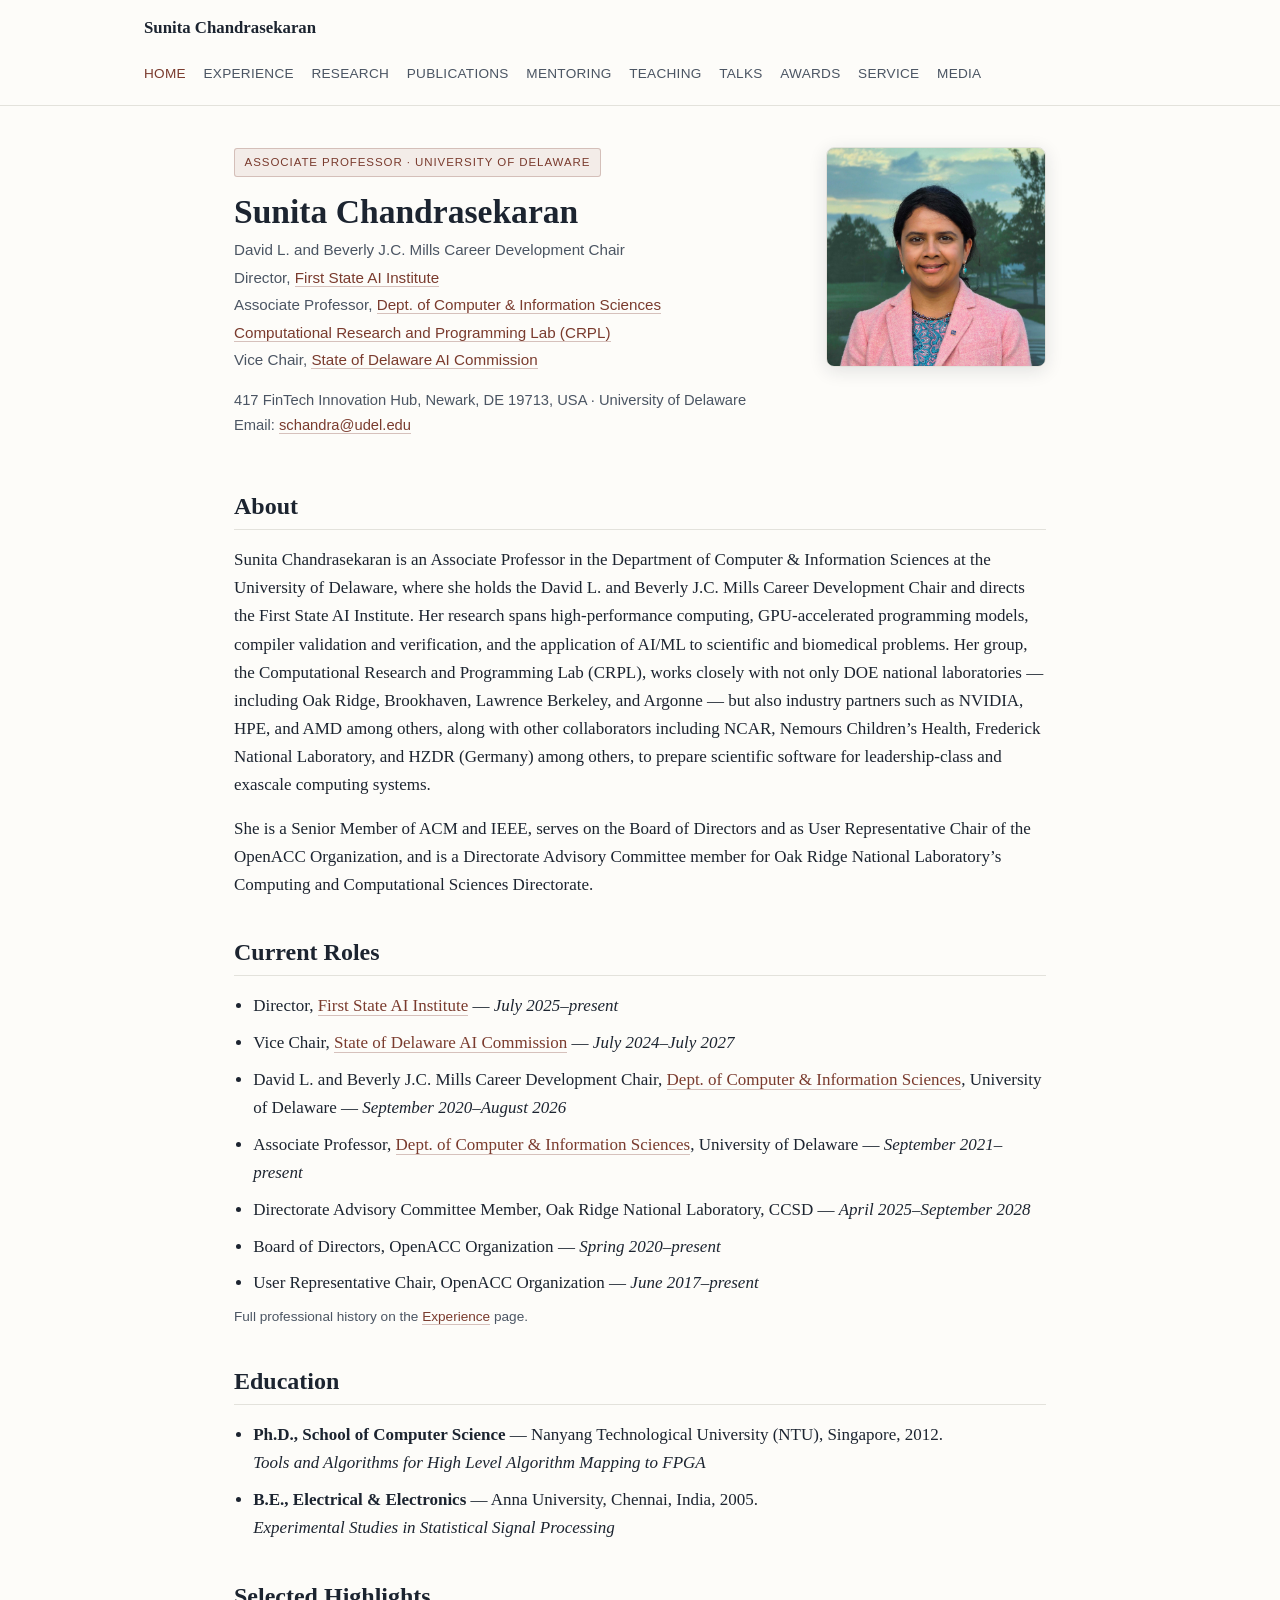
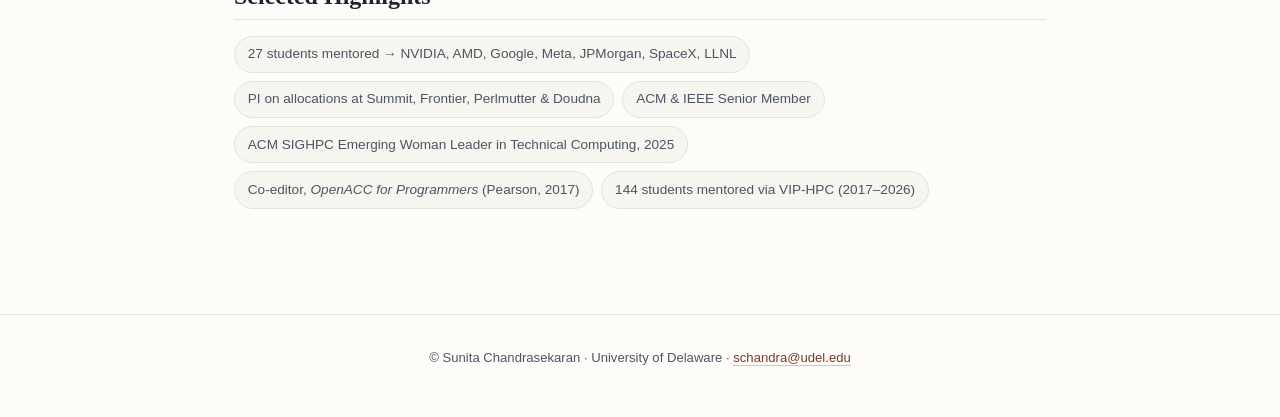
<file: index.html>
<!DOCTYPE html>
<html lang="en">
<head>
<meta charset="UTF-8">
<meta name="viewport" content="width=device-width, initial-scale=1.0">
<title>Sunita Chandrasekaran</title>
<link rel="stylesheet" href="styles.css">
</head>
<body>
<header class="site-header">
  <div class="site-header-inner">
    <a class="brand" href="index.html">Sunita Chandrasekaran</a>
    <nav class="main-nav">
      <a href="index.html" class="active">Home</a>
      <a href="experience.html">Experience</a>
      <a href="research.html">Research</a>
      <a href="publications.html">Publications</a>
      <a href="mentoring.html">Mentoring</a>
      <a href="teaching.html">Teaching</a>
      <a href="talks.html">Talks</a>
      <a href="awards.html">Awards</a>
      <a href="service.html">Service</a>
      <a href="media.html">Media</a>
    </nav>
  </div>
</header>

<main>
  <div class="hero">
    <div class="hero-text">
      <span class="hero-badge">Associate Professor &middot; University of Delaware</span>
      <h1>Sunita Chandrasekaran</h1>
      <div class="role-lines">
        <p>David L. and Beverly J.C. Mills Career Development Chair</p>
        <p>Director, <a href="https://first-state-ai.udel.edu/" target="_blank" rel="noopener">First State AI Institute</a></p>
        <p>Associate Professor, <a href="https://www.cis.udel.edu/" target="_blank" rel="noopener">Dept. of Computer &amp; Information Sciences</a></p>
        <p><a href="https://crpl.cis.udel.edu/" target="_blank" rel="noopener">Computational Research and Programming Lab (CRPL)</a></p>

        <p>Vice Chair, <a href="https://ai.delaware.gov/" target="_blank" rel="noopener">State of Delaware AI Commission</a></p>
      </div>
      <p class="contact-line">
        417 FinTech Innovation Hub, Newark, DE 19713, USA &middot; University of Delaware<br>
        Email: <a href="mailto:schandra@udel.edu">schandra@udel.edu</a>
      </p>
    </div>
    <div class="hero-photo">
      <img src="sunita-photo.jpg" alt="Sunita Chandrasekaran">
    </div>
  </div>

  <h2>About</h2>
  <p>
    Sunita Chandrasekaran is an Associate Professor in the Department of Computer &amp; Information Sciences
    at the University of Delaware, where she holds the David L. and Beverly J.C. Mills Career Development Chair
    and directs the First State AI Institute. Her research spans high-performance computing, GPU-accelerated
    programming models, compiler validation and verification, and the application of AI/ML to scientific and
    biomedical problems. Her group, the Computational Research and Programming Lab (CRPL), works closely with
    not only DOE national laboratories &mdash; including Oak Ridge, Brookhaven, Lawrence Berkeley, and Argonne
    &mdash; but also industry partners such as NVIDIA, HPE, and AMD among others, along with other collaborators
    including NCAR, Nemours Children&rsquo;s Health, Frederick National Laboratory, and HZDR (Germany) among
    others, to prepare scientific software for leadership-class and exascale computing systems.
  </p>
  <p>
    She is a Senior Member of ACM and IEEE, serves on the Board of Directors and as User Representative Chair
    of the OpenACC Organization, and is a Directorate Advisory Committee member for Oak Ridge National
    Laboratory&rsquo;s Computing and Computational Sciences Directorate.
  </p>

  <h2>Current Roles</h2>
  <ul class="plain">
    <li><span class="role">Director</span>, <span class="org"><a href="https://first-state-ai.udel.edu/" target="_blank" rel="noopener">First State AI Institute</a></span> &mdash; <em>July 2025&ndash;present</em></li>
    <li><span class="role">Vice Chair</span>, <span class="org"><a href="https://ai.delaware.gov/" target="_blank" rel="noopener">State of Delaware AI Commission</a></span> &mdash; <em>July 2024&ndash;July 2027</em></li>
    <li><span class="role">David L. and Beverly J.C. Mills Career Development Chair</span>, <span class="org"><a href="https://www.cis.udel.edu/" target="_blank" rel="noopener">Dept. of Computer &amp; Information Sciences</a>, University of Delaware</span> &mdash; <em>September 2020&ndash;August 2026</em></li>
    <li><span class="role">Associate Professor</span>, <span class="org"><a href="https://www.cis.udel.edu/" target="_blank" rel="noopener">Dept. of Computer &amp; Information Sciences</a>, University of Delaware</span> &mdash; <em>September 2021&ndash;present</em></li>
    <li><span class="role">Directorate Advisory Committee Member</span>, <span class="org">Oak Ridge National Laboratory, CCSD</span> &mdash; <em>April 2025&ndash;September 2028</em></li>
    <li><span class="role">Board of Directors</span>, <span class="org">OpenACC Organization</span> &mdash; <em>Spring 2020&ndash;present</em></li>
    <li><span class="role">User Representative Chair</span>, <span class="org">OpenACC Organization</span> &mdash; <em>June 2017&ndash;present</em></li>
  </ul>
  <p class="section-note">Full professional history on the <a href="experience.html">Experience</a> page.</p>

  <h2>Education</h2>
  <ul class="plain">
    <li><strong>Ph.D., School of Computer Science</strong> &mdash; Nanyang Technological University (NTU), Singapore, 2012.
      <br><em>Tools and Algorithms for High Level Algorithm Mapping to FPGA</em></li>
    <li><strong>B.E., Electrical &amp; Electronics</strong> &mdash; Anna University, Chennai, India, 2005.
      <br><em>Experimental Studies in Statistical Signal Processing</em></li>
  </ul>

  <h2>Selected Highlights</h2>
  <div class="chips">
    <span class="chip">27 students mentored &rarr; NVIDIA, AMD, Google, Meta, JPMorgan, SpaceX, LLNL</span>
    <span class="chip">PI on allocations at Summit, Frontier, Perlmutter &amp; Doudna</span>
    <span class="chip">ACM &amp; IEEE Senior Member</span>
    <span class="chip">ACM SIGHPC Emerging Woman Leader in Technical Computing, 2025</span>
    <span class="chip">Co-editor, <em>OpenACC for Programmers</em> (Pearson, 2017)</span>
    <span class="chip">144 students mentored via VIP-HPC (2017&ndash;2026)</span>
  </div>

</main>

<footer>
  &copy; Sunita Chandrasekaran &middot; University of Delaware &middot; <a href="mailto:schandra@udel.edu">schandra@udel.edu</a>
</footer>
</body>
</html>
</file>
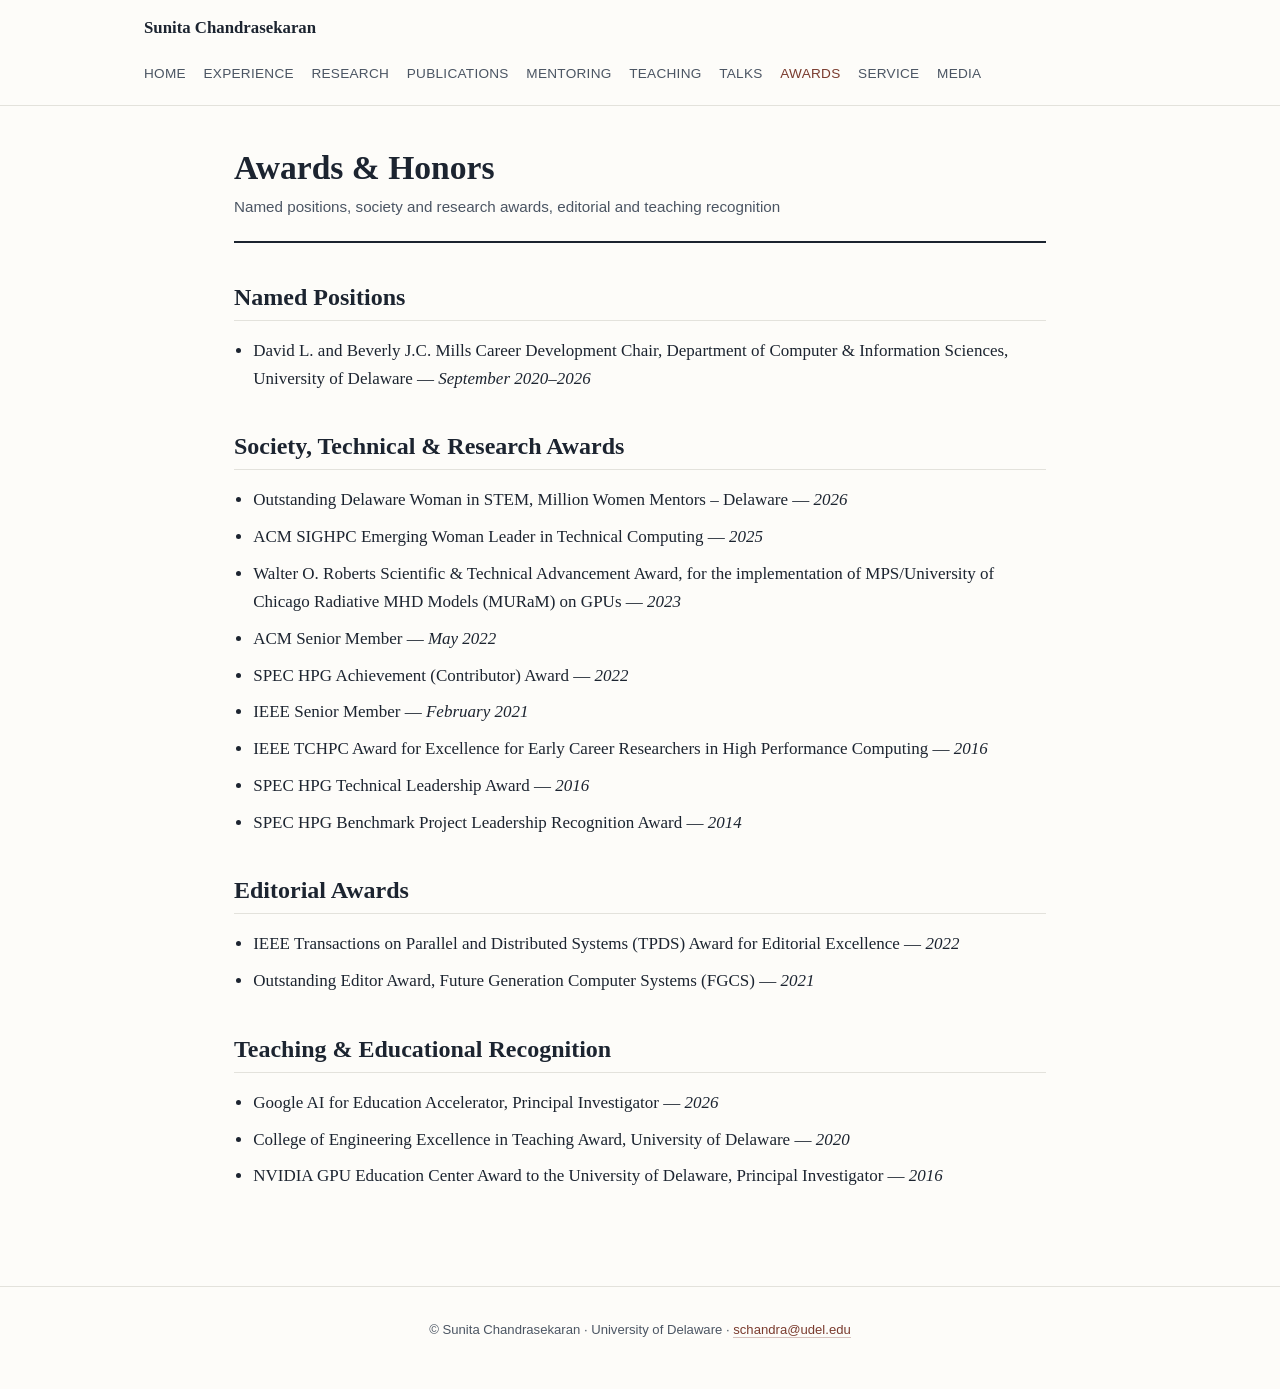
<file: awards.html>
<!DOCTYPE html>
<html lang="en">
<head>
<meta charset="UTF-8">
<meta name="viewport" content="width=device-width, initial-scale=1.0">
<title>Awards &amp; Honors &mdash; Sunita Chandrasekaran</title>
<link rel="stylesheet" href="styles.css">
</head>
<body>
<header class="site-header">
  <div class="site-header-inner">
    <a class="brand" href="index.html">Sunita Chandrasekaran</a>
    <nav class="main-nav">
      <a href="index.html">Home</a>
      <a href="experience.html">Experience</a>
      <a href="research.html">Research</a>
      <a href="publications.html">Publications</a>
      <a href="mentoring.html">Mentoring</a>
      <a href="teaching.html">Teaching</a>
      <a href="talks.html">Talks</a>
      <a href="awards.html" class="active">Awards</a>
      <a href="service.html">Service</a>
      <a href="media.html">Media</a>
    </nav>
  </div>
</header>

<main>
  <div class="page-title">
    <h1>Awards &amp; Honors</h1>
    <div class="subtitle">Named positions, society and research awards, editorial and teaching recognition</div>
  </div>

  <h2>Named Positions</h2>
  <ul class="plain">
    <li>David L. and Beverly J.C. Mills Career Development Chair, Department of Computer &amp; Information Sciences, University of Delaware &mdash; <em>September 2020&ndash;2026</em></li>
  </ul>

  <h2>Society, Technical &amp; Research Awards</h2>
  <ul class="plain">
    <li>Outstanding Delaware Woman in STEM, Million Women Mentors &ndash; Delaware &mdash; <em>2026</em></li>
    <li>ACM SIGHPC Emerging Woman Leader in Technical Computing &mdash; <em>2025</em></li>
    <li>Walter O. Roberts Scientific &amp; Technical Advancement Award, for the implementation of MPS/University of Chicago Radiative MHD Models (MURaM) on GPUs &mdash; <em>2023</em></li>
    <li>ACM Senior Member &mdash; <em>May 2022</em></li>
    <li>SPEC HPG Achievement (Contributor) Award &mdash; <em>2022</em></li>
    <li>IEEE Senior Member &mdash; <em>February 2021</em></li>
    <li>IEEE TCHPC Award for Excellence for Early Career Researchers in High Performance Computing &mdash; <em>2016</em></li>
    <li>SPEC HPG Technical Leadership Award &mdash; <em>2016</em></li>
    <li>SPEC HPG Benchmark Project Leadership Recognition Award &mdash; <em>2014</em></li>
  </ul>

  <h2>Editorial Awards</h2>
  <ul class="plain">
    <li>IEEE Transactions on Parallel and Distributed Systems (TPDS) Award for Editorial Excellence &mdash; <em>2022</em></li>
    <li>Outstanding Editor Award, Future Generation Computer Systems (FGCS) &mdash; <em>2021</em></li>
  </ul>

  <h2>Teaching &amp; Educational Recognition</h2>
  <ul class="plain">
    <li>Google AI for Education Accelerator, Principal Investigator &mdash; <em>2026</em></li>
    <li>College of Engineering Excellence in Teaching Award, University of Delaware &mdash; <em>2020</em></li>
    <li>NVIDIA GPU Education Center Award to the University of Delaware, Principal Investigator &mdash; <em>2016</em></li>
  </ul>

</main>

<footer>
  &copy; Sunita Chandrasekaran &middot; University of Delaware &middot; <a href="mailto:schandra@udel.edu">schandra@udel.edu</a>
</footer>
</body>
</html>
</file>
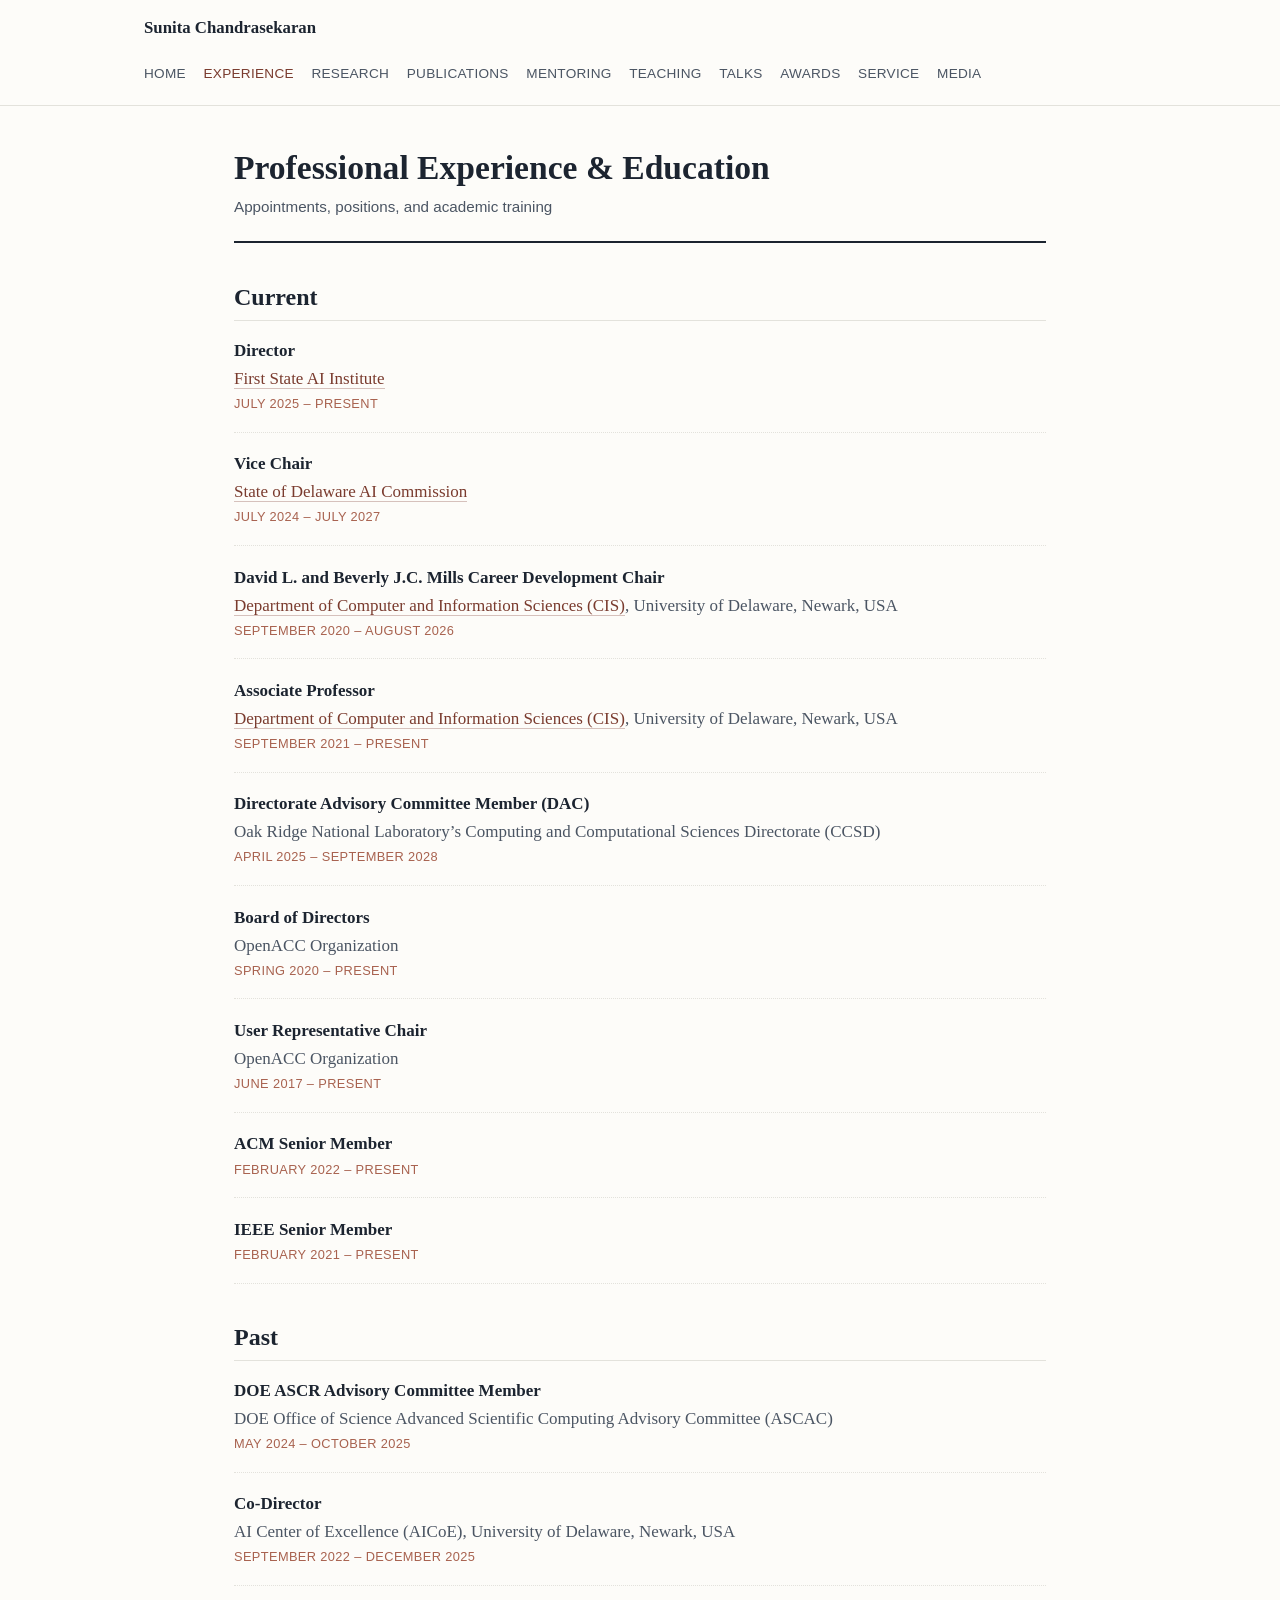
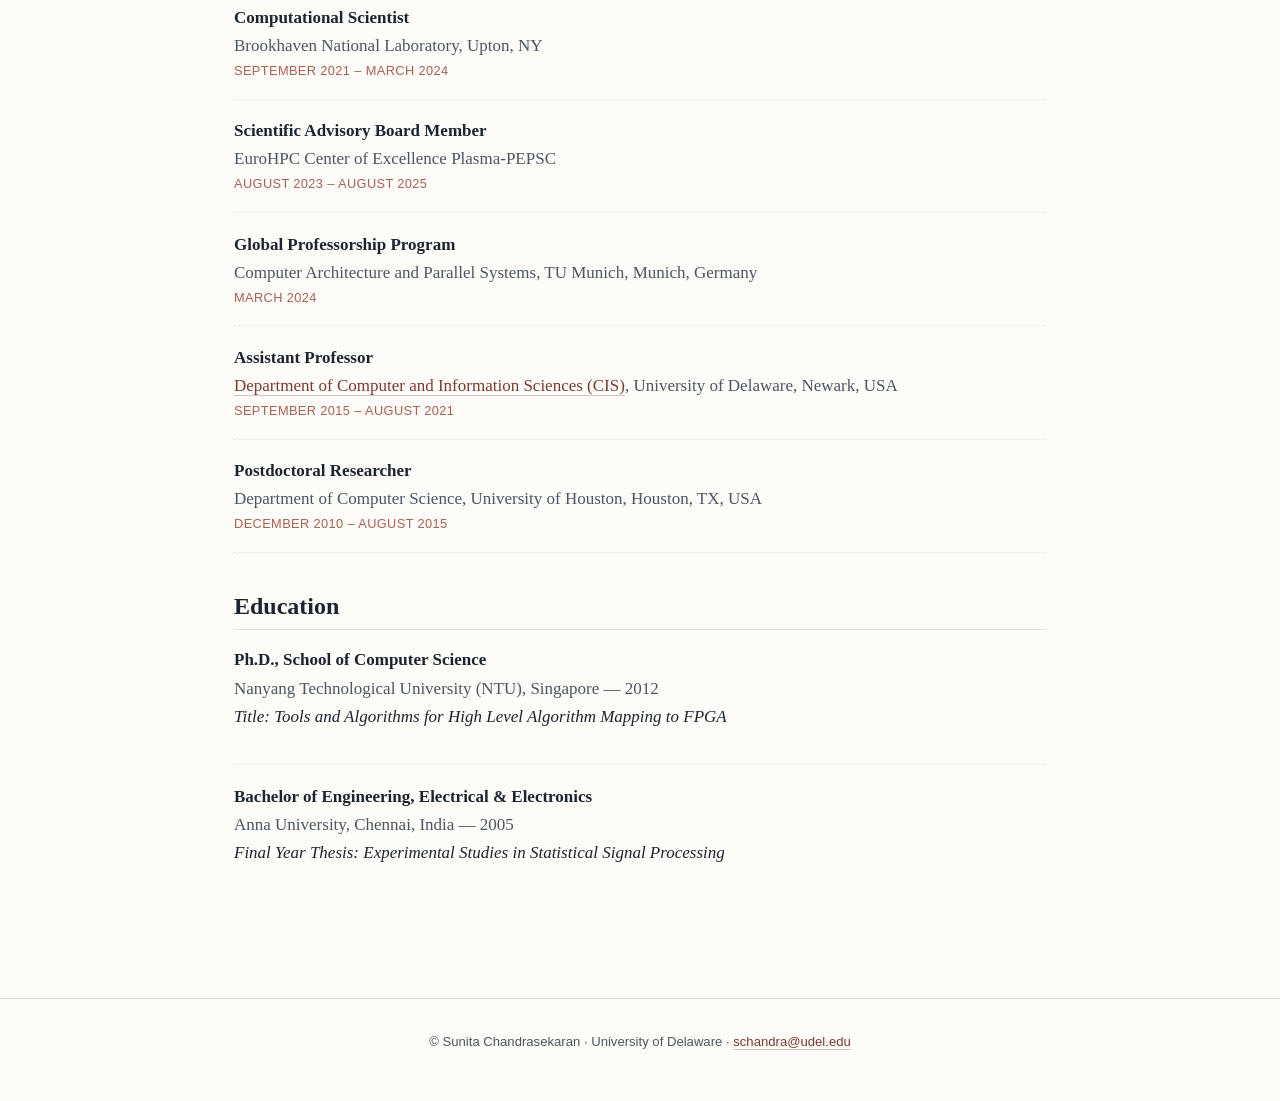
<file: experience.html>
<!DOCTYPE html>
<html lang="en">
<head>
<meta charset="UTF-8">
<meta name="viewport" content="width=device-width, initial-scale=1.0">
<title>Experience &amp; Education &mdash; Sunita Chandrasekaran</title>
<link rel="stylesheet" href="styles.css">
</head>
<body>
<header class="site-header">
  <div class="site-header-inner">
    <a class="brand" href="index.html">Sunita Chandrasekaran</a>
    <nav class="main-nav">
      <a href="index.html">Home</a>
      <a href="experience.html" class="active">Experience</a>
      <a href="research.html">Research</a>
      <a href="publications.html">Publications</a>
      <a href="mentoring.html">Mentoring</a>
      <a href="teaching.html">Teaching</a>
      <a href="talks.html">Talks</a>
      <a href="awards.html">Awards</a>
      <a href="service.html">Service</a>
      <a href="media.html">Media</a>
    </nav>
  </div>
</header>

<main>
  <div class="page-title">
    <h1>Professional Experience &amp; Education</h1>
    <div class="subtitle">Appointments, positions, and academic training</div>
  </div>

  <h2>Current</h2>
  <div class="entry">
    <div class="role">Director</div>
    <div class="org"><a href="https://first-state-ai.udel.edu/" target="_blank" rel="noopener">First State AI Institute</a></div>
    <div class="dates">July 2025 &ndash; Present</div>
  </div>
  <div class="entry">
    <div class="role">Vice Chair</div>
    <div class="org"><a href="https://ai.delaware.gov/" target="_blank" rel="noopener">State of Delaware AI Commission</a></div>
    <div class="dates">July 2024 &ndash; July 2027</div>
  </div>
  <div class="entry">
    <div class="role">David L. and Beverly J.C. Mills Career Development Chair</div>
    <div class="org"><a href="https://www.cis.udel.edu/" target="_blank" rel="noopener">Department of Computer and Information Sciences (CIS)</a>, University of Delaware, Newark, USA</div>
    <div class="dates">September 2020 &ndash; August 2026</div>
  </div>
  <div class="entry">
    <div class="role">Associate Professor</div>
    <div class="org"><a href="https://www.cis.udel.edu/" target="_blank" rel="noopener">Department of Computer and Information Sciences (CIS)</a>, University of Delaware, Newark, USA</div>
    <div class="dates">September 2021 &ndash; Present</div>
  </div>
  <div class="entry">
    <div class="role">Directorate Advisory Committee Member (DAC)</div>
    <div class="org">Oak Ridge National Laboratory&rsquo;s Computing and Computational Sciences Directorate (CCSD)</div>
    <div class="dates">April 2025 &ndash; September 2028</div>
  </div>
  <div class="entry">
    <div class="role">Board of Directors</div>
    <div class="org">OpenACC Organization</div>
    <div class="dates">Spring 2020 &ndash; Present</div>
  </div>
  <div class="entry">
    <div class="role">User Representative Chair</div>
    <div class="org">OpenACC Organization</div>
    <div class="dates">June 2017 &ndash; Present</div>
  </div>
  <div class="entry">
    <div class="role">ACM Senior Member</div>
    <div class="dates">February 2022 &ndash; Present</div>
  </div>
  <div class="entry">
    <div class="role">IEEE Senior Member</div>
    <div class="dates">February 2021 &ndash; Present</div>
  </div>

  <h2>Past</h2>
  <div class="entry">
    <div class="role">DOE ASCR Advisory Committee Member</div>
    <div class="org">DOE Office of Science Advanced Scientific Computing Advisory Committee (ASCAC)</div>
    <div class="dates">May 2024 &ndash; October 2025</div>
  </div>
  <div class="entry">
    <div class="role">Co-Director</div>
    <div class="org">AI Center of Excellence (AICoE), University of Delaware, Newark, USA</div>
    <div class="dates">September 2022 &ndash; December 2025</div>
  </div>
  <div class="entry">
    <div class="role">Computational Scientist</div>
    <div class="org">Brookhaven National Laboratory, Upton, NY</div>
    <div class="dates">September 2021 &ndash; March 2024</div>
  </div>
  <div class="entry">
    <div class="role">Scientific Advisory Board Member</div>
    <div class="org">EuroHPC Center of Excellence Plasma-PEPSC</div>
    <div class="dates">August 2023 &ndash; August 2025</div>
  </div>
  <div class="entry">
    <div class="role">Global Professorship Program</div>
    <div class="org">Computer Architecture and Parallel Systems, TU Munich, Munich, Germany</div>
    <div class="dates">March 2024</div>
  </div>
  <div class="entry">
    <div class="role">Assistant Professor</div>
    <div class="org"><a href="https://www.cis.udel.edu/" target="_blank" rel="noopener">Department of Computer and Information Sciences (CIS)</a>, University of Delaware, Newark, USA</div>
    <div class="dates">September 2015 &ndash; August 2021</div>
  </div>
  <div class="entry">
    <div class="role">Postdoctoral Researcher</div>
    <div class="org">Department of Computer Science, University of Houston, Houston, TX, USA</div>
    <div class="dates">December 2010 &ndash; August 2015</div>
  </div>

  <h2>Education</h2>
  <div class="entry">
    <div class="role">Ph.D., School of Computer Science</div>
    <div class="org">Nanyang Technological University (NTU), Singapore &mdash; 2012</div>
    <p><em>Title: Tools and Algorithms for High Level Algorithm Mapping to FPGA</em></p>
  </div>
  <div class="entry">
    <div class="role">Bachelor of Engineering, Electrical &amp; Electronics</div>
    <div class="org">Anna University, Chennai, India &mdash; 2005</div>
    <p><em>Final Year Thesis: Experimental Studies in Statistical Signal Processing</em></p>
  </div>

</main>

<footer>
  &copy; Sunita Chandrasekaran &middot; University of Delaware &middot; <a href="mailto:schandra@udel.edu">schandra@udel.edu</a>
</footer>
</body>
</html>
</file>
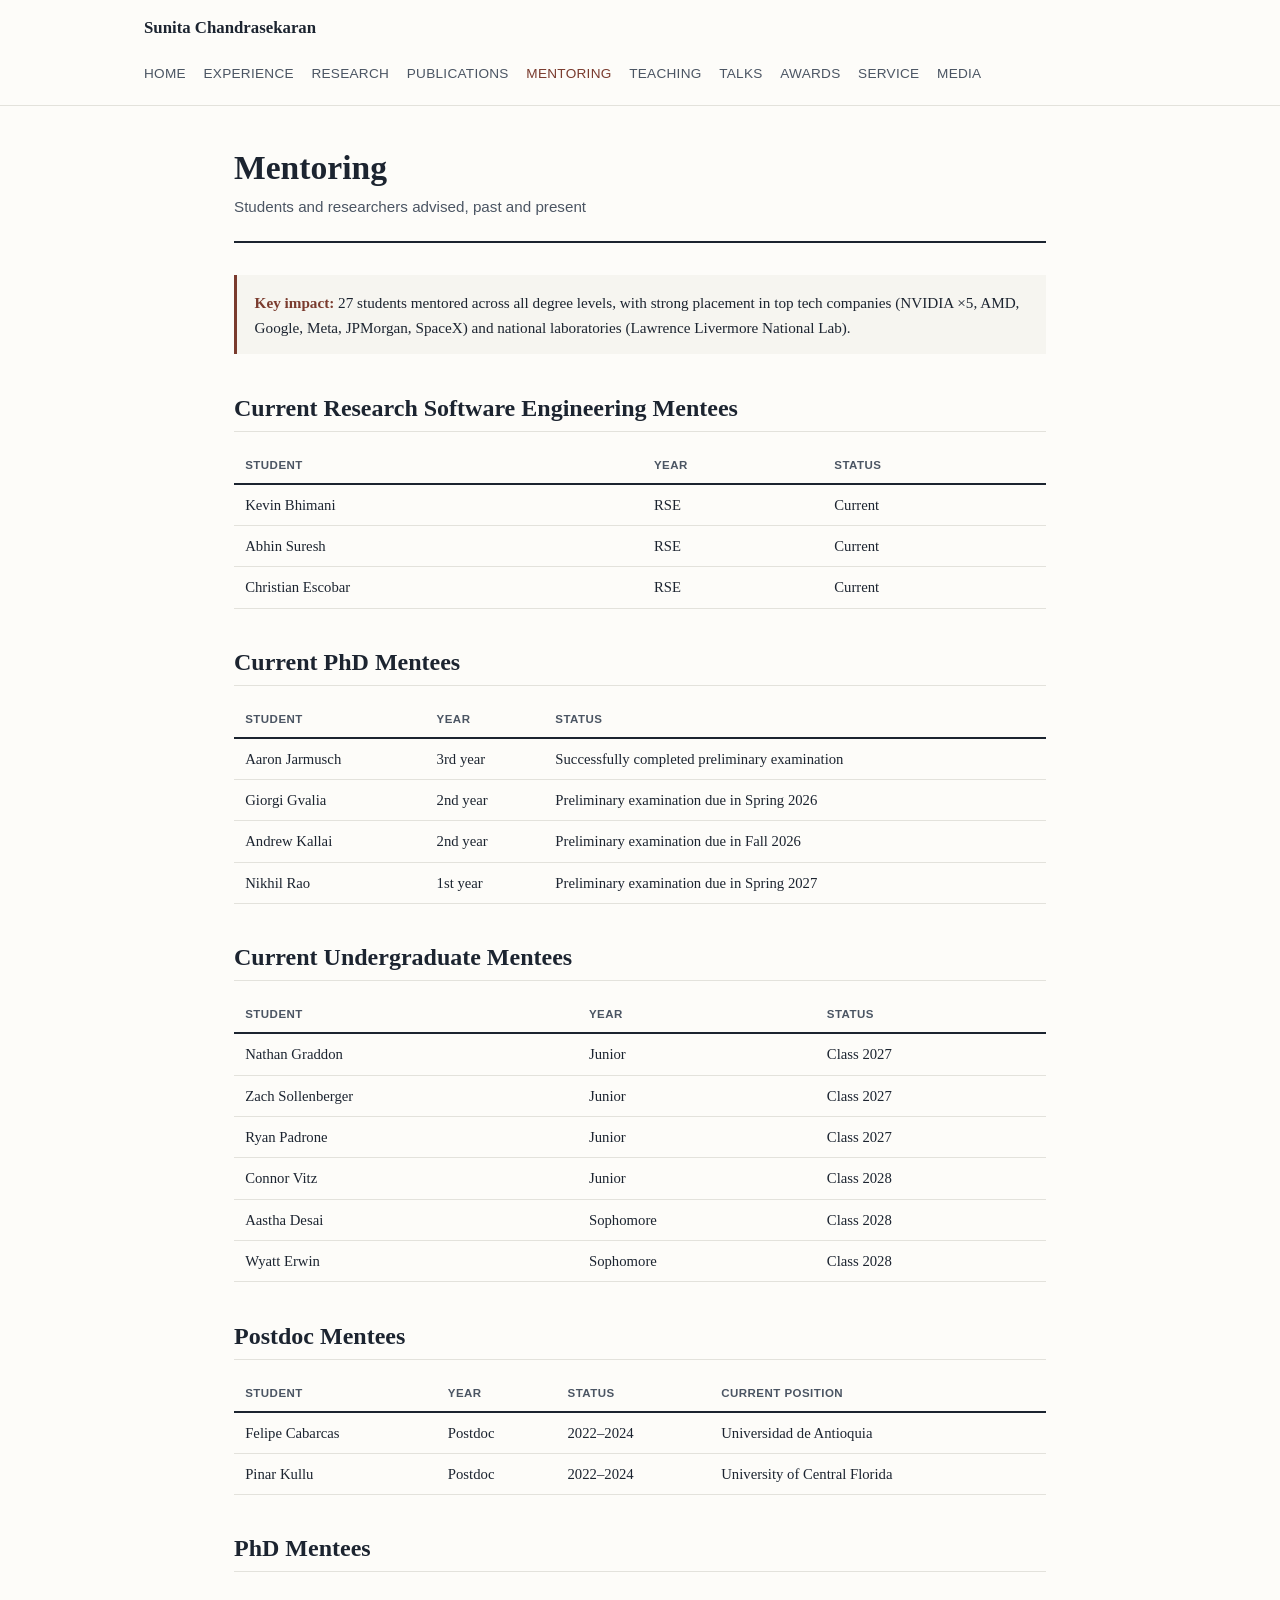
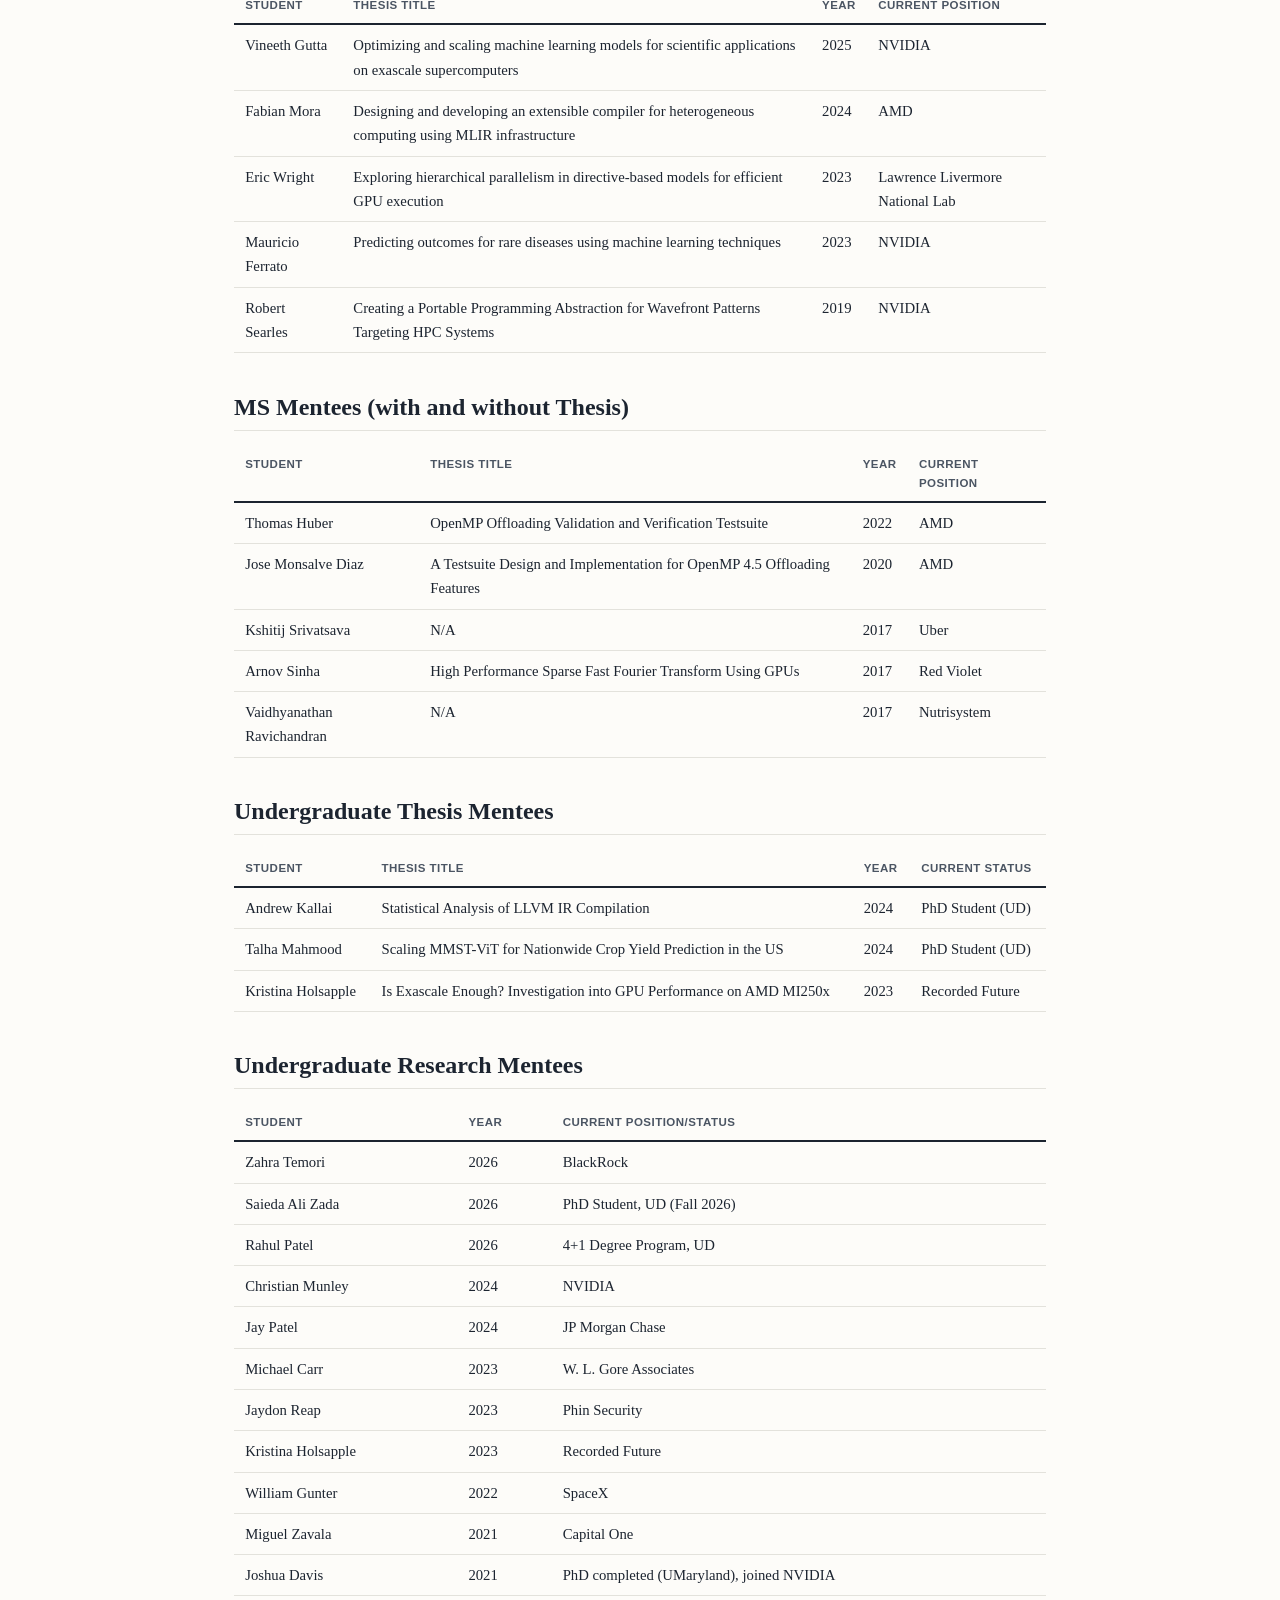
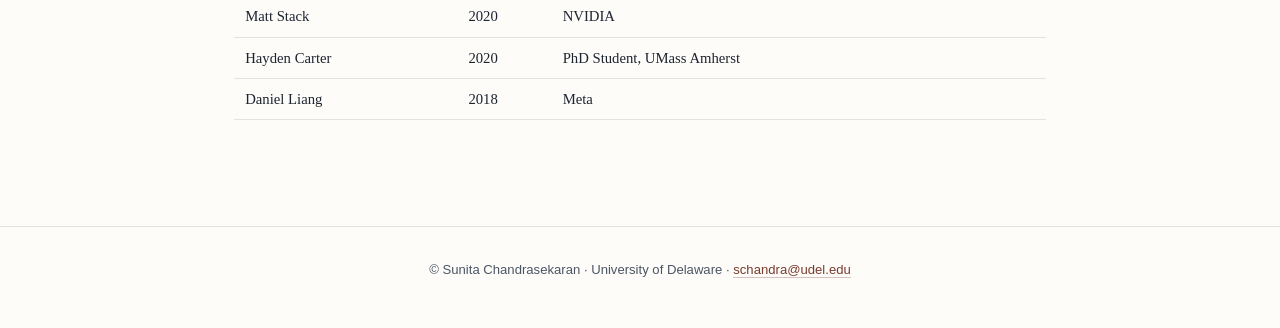
<file: mentoring.html>
<!DOCTYPE html>
<html lang="en">
<head>
<meta charset="UTF-8">
<meta name="viewport" content="width=device-width, initial-scale=1.0">
<title>Mentoring &mdash; Sunita Chandrasekaran</title>
<link rel="stylesheet" href="styles.css">
</head>
<body>
<header class="site-header">
  <div class="site-header-inner">
    <a class="brand" href="index.html">Sunita Chandrasekaran</a>
    <nav class="main-nav">
      <a href="index.html">Home</a>
      <a href="experience.html">Experience</a>
      <a href="research.html">Research</a>
      <a href="publications.html">Publications</a>
      <a href="mentoring.html" class="active">Mentoring</a>
      <a href="teaching.html">Teaching</a>
      <a href="talks.html">Talks</a>
      <a href="awards.html">Awards</a>
      <a href="service.html">Service</a>
      <a href="media.html">Media</a>
    </nav>
  </div>
</header>

<main>
  <div class="page-title">
    <h1>Mentoring</h1>
    <div class="subtitle">Students and researchers advised, past and present</div>
  </div>

  <div class="callout">
    <strong>Key impact:</strong> 27 students mentored across all degree levels, with strong placement in top
    tech companies (NVIDIA &times;5, AMD, Google, Meta, JPMorgan, SpaceX) and national laboratories (Lawrence
    Livermore National Lab).
  </div>


  <h2>Current Research Software Engineering Mentees</h2>
  <table class="data">
    <thead><tr><th>Student</th><th>Year</th><th>Status</th></tr></thead>
    <tbody>
      <tr><td>Kevin Bhimani</td><td>RSE</td><td>Current</td></tr>
      <tr><td>Abhin Suresh</td><td>RSE</td><td>Current</td></tr>
      <tr><td>Christian Escobar</td><td>RSE</td><td>Current</td></tr>
    </tbody>
  </table>

  <h2>Current PhD Mentees</h2>
  <table class="data">
    <thead><tr><th>Student</th><th>Year</th><th>Status</th></tr></thead>
    <tbody>
      <tr><td>Aaron Jarmusch</td><td>3rd year</td><td>Successfully completed preliminary examination</td></tr>
      <tr><td>Giorgi Gvalia</td><td>2nd year</td><td>Preliminary examination due in Spring 2026</td></tr>
      <tr><td>Andrew Kallai</td><td>2nd year</td><td>Preliminary examination due in Fall 2026</td></tr>
      <tr><td>Nikhil Rao</td><td>1st year</td><td>Preliminary examination due in Spring 2027</td></tr>
    </tbody>
  </table>

  <h2>Current Undergraduate Mentees</h2>
  <table class="data">
    <thead><tr><th>Student</th><th>Year</th><th>Status</th></tr></thead>
    <tbody>
      <tr><td>Nathan Graddon</td><td>Junior</td><td>Class 2027</td></tr>
      <tr><td>Zach Sollenberger</td><td>Junior</td><td>Class 2027</td></tr>
      <tr><td>Ryan Padrone</td><td>Junior</td><td>Class 2027</td></tr>
      <tr><td>Connor Vitz</td><td>Junior</td><td>Class 2028</td></tr>
      <tr><td>Aastha Desai</td><td>Sophomore</td><td>Class 2028</td></tr>
      <tr><td>Wyatt Erwin</td><td>Sophomore</td><td>Class 2028</td></tr>
    </tbody>
  </table>


  <h2>Postdoc Mentees</h2>
  <table class="data">
    <thead><tr><th>Student</th><th>Year</th><th>Status</th><th>Current Position</th></tr></thead>
    <tbody>
      <tr><td>Felipe Cabarcas</td><td>Postdoc</td><td>2022&ndash;2024</td><td>Universidad de Antioquia</td></tr>
      <tr><td>Pinar Kullu</td><td>Postdoc</td><td>2022&ndash;2024</td><td>University of Central Florida</td></tr>
    </tbody>
  </table>

  <h2>PhD Mentees</h2>
  <table class="data">
    <thead><tr><th>Student</th><th>Thesis Title</th><th>Year</th><th>Current Position</th></tr></thead>
    <tbody>
      <tr><td>Vineeth Gutta</td><td>Optimizing and scaling machine learning models for scientific applications on exascale supercomputers</td><td>2025</td><td>NVIDIA</td></tr>
      <tr><td>Fabian Mora</td><td>Designing and developing an extensible compiler for heterogeneous computing using MLIR infrastructure</td><td>2024</td><td>AMD</td></tr>
      <tr><td>Eric Wright</td><td>Exploring hierarchical parallelism in directive-based models for efficient GPU execution</td><td>2023</td><td>Lawrence Livermore National Lab</td></tr>
      <tr><td>Mauricio Ferrato</td><td>Predicting outcomes for rare diseases using machine learning techniques</td><td>2023</td><td>NVIDIA</td></tr>
      <tr><td>Robert Searles</td><td>Creating a Portable Programming Abstraction for Wavefront Patterns Targeting HPC Systems</td><td>2019</td><td>NVIDIA</td></tr>
    </tbody>
  </table>

  <h2>MS Mentees (with and without Thesis)</h2>
  <table class="data">
    <thead><tr><th>Student</th><th>Thesis Title</th><th>Year</th><th>Current Position</th></tr></thead>
    <tbody>
      <tr><td>Thomas Huber</td><td>OpenMP Offloading Validation and Verification Testsuite</td><td>2022</td><td>AMD</td></tr>
      <tr><td>Jose Monsalve Diaz</td><td>A Testsuite Design and Implementation for OpenMP 4.5 Offloading Features</td><td>2020</td><td>AMD</td></tr>
      <tr><td>Kshitij Srivatsava</td><td>N/A</td><td>2017</td><td>Uber</td></tr>
      <tr><td>Arnov Sinha</td><td>High Performance Sparse Fast Fourier Transform Using GPUs</td><td>2017</td><td>Red Violet</td></tr>
      <tr><td>Vaidhyanathan Ravichandran</td><td>N/A</td><td>2017</td><td>Nutrisystem</td></tr>
    </tbody>
  </table>

  <h2>Undergraduate Thesis Mentees</h2>
  <table class="data">
    <thead><tr><th>Student</th><th>Thesis Title</th><th>Year</th><th>Current Status</th></tr></thead>
    <tbody>
      <tr><td>Andrew Kallai</td><td>Statistical Analysis of LLVM IR Compilation</td><td>2024</td><td>PhD Student (UD)</td></tr>
      <tr><td>Talha Mahmood</td><td>Scaling MMST-ViT for Nationwide Crop Yield Prediction in the US</td><td>2024</td><td>PhD Student (UD)</td></tr>
      <tr><td>Kristina Holsapple</td><td>Is Exascale Enough? Investigation into GPU Performance on AMD MI250x</td><td>2023</td><td>Recorded Future</td></tr>
    </tbody>
  </table>

  <h2>Undergraduate Research Mentees</h2>
  <table class="data">
    <thead><tr><th>Student</th><th>Year</th><th>Current Position/Status</th></tr></thead>
    <tbody>
      <tr><td>Zahra Temori</td><td>2026</td><td>BlackRock</td></tr>
      <tr><td>Saieda Ali Zada</td><td>2026</td><td>PhD Student, UD (Fall 2026)</td></tr>
      <tr><td>Rahul Patel</td><td>2026</td><td>4+1 Degree Program, UD</td></tr>
      <tr><td>Christian Munley</td><td>2024</td><td>NVIDIA</td></tr>
      <tr><td>Jay Patel</td><td>2024</td><td>JP Morgan Chase</td></tr>
      <tr><td>Michael Carr</td><td>2023</td><td>W. L. Gore Associates</td></tr>
      <tr><td>Jaydon Reap</td><td>2023</td><td>Phin Security</td></tr>
      <tr><td>Kristina Holsapple</td><td>2023</td><td>Recorded Future</td></tr>
      <tr><td>William Gunter</td><td>2022</td><td>SpaceX</td></tr>
      <tr><td>Miguel Zavala</td><td>2021</td><td>Capital One</td></tr>
      <tr><td>Joshua Davis</td><td>2021</td><td>PhD completed (UMaryland), joined NVIDIA</td></tr>
      <tr><td>Matt Stack</td><td>2020</td><td>NVIDIA</td></tr>
      <tr><td>Hayden Carter</td><td>2020</td><td>PhD Student, UMass Amherst</td></tr>
      <tr><td>Daniel Liang</td><td>2018</td><td>Meta</td></tr>
    </tbody>
  </table>

  
</main>

<footer>
  &copy; Sunita Chandrasekaran &middot; University of Delaware &middot; <a href="mailto:schandra@udel.edu">schandra@udel.edu</a>
</footer>
</body>
</html>
</file>
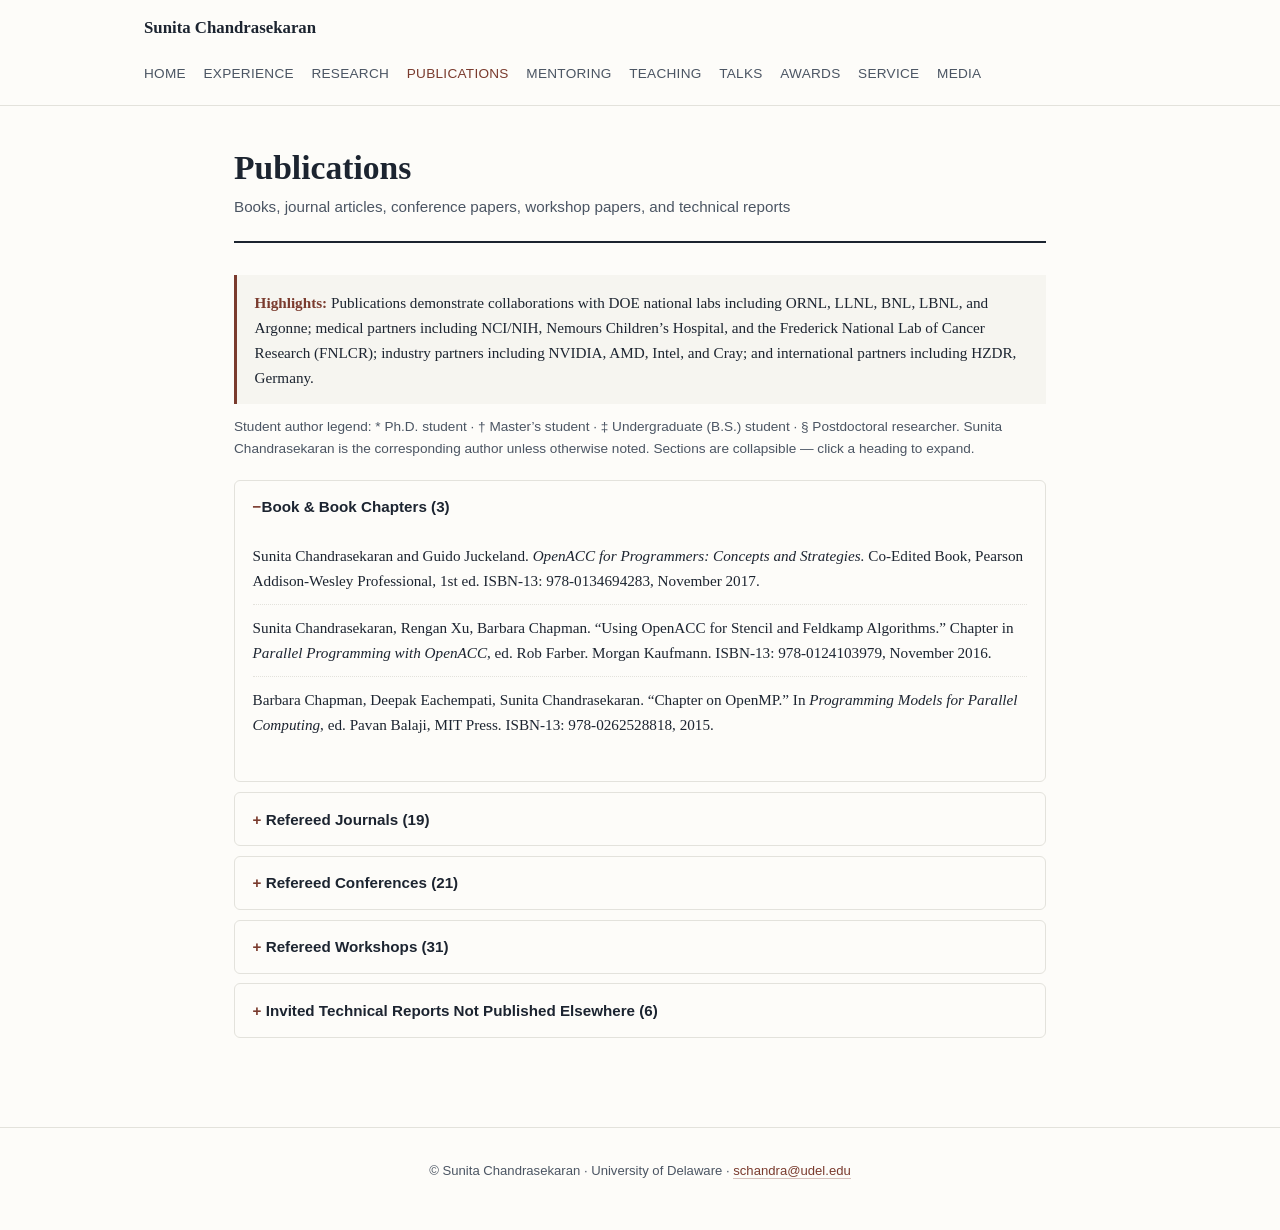
<file: publications.html>
<!DOCTYPE html>
<html lang="en">
<head>
<meta charset="UTF-8">
<meta name="viewport" content="width=device-width, initial-scale=1.0">
<title>Publications &mdash; Sunita Chandrasekaran</title>
<link rel="stylesheet" href="styles.css">
</head>
<body>
<header class="site-header">
  <div class="site-header-inner">
    <a class="brand" href="index.html">Sunita Chandrasekaran</a>
    <nav class="main-nav">
      <a href="index.html">Home</a>
      <a href="experience.html">Experience</a>
      <a href="research.html">Research</a>
      <a href="publications.html" class="active">Publications</a>
      <a href="mentoring.html">Mentoring</a>
      <a href="teaching.html">Teaching</a>
      <a href="talks.html">Talks</a>
      <a href="awards.html">Awards</a>
      <a href="service.html">Service</a>
      <a href="media.html">Media</a>
    </nav>
  </div>
</header>

<main>
  <div class="page-title">
    <h1>Publications</h1>
    <div class="subtitle">Books, journal articles, conference papers, workshop papers, and technical reports</div>
  </div>

  <div class="callout">
    <strong>Highlights:</strong> Publications demonstrate collaborations with DOE national labs including
    ORNL, LLNL, BNL, LBNL, and Argonne; medical partners including NCI/NIH, Nemours Children&rsquo;s Hospital, and
    the Frederick National Lab of Cancer Research (FNLCR); industry partners including NVIDIA, AMD, Intel, and
    Cray; and international partners including HZDR, Germany.
  </div>
  <p class="section-note">Student author legend: * Ph.D. student &middot; &dagger; Master&rsquo;s student &middot;
  &Dagger; Undergraduate (B.S.) student &middot; &sect; Postdoctoral researcher. Sunita Chandrasekaran is the
  corresponding author unless otherwise noted. Sections are collapsible &mdash; click a heading to expand.</p>

  <details class="pub-group" open>
    <summary>Book &amp; Book Chapters (3)</summary>
    <ul class="pub-list">
      <li>Sunita Chandrasekaran and Guido Juckeland. <em>OpenACC for Programmers: Concepts and Strategies.</em> Co-Edited Book, Pearson Addison-Wesley Professional, 1st ed. ISBN-13: 978-0134694283, November 2017.</li>
      <li>Sunita Chandrasekaran, Rengan Xu, Barbara Chapman. &ldquo;Using OpenACC for Stencil and Feldkamp Algorithms.&rdquo; Chapter in <em>Parallel Programming with OpenACC</em>, ed. Rob Farber. Morgan Kaufmann. ISBN-13: 978-0124103979, November 2016.</li>
      <li>Barbara Chapman, Deepak Eachempati, Sunita Chandrasekaran. &ldquo;Chapter on OpenMP.&rdquo; In <em>Programming Models for Parallel Computing</em>, ed. Pavan Balaji, MIT Press. ISBN-13: 978-0262528818, 2015.</li>
    </ul>
  </details>

  <details class="pub-group">
    <summary>Refereed Journals (19)</summary>
    <ul class="pub-list">
      <li>&dagger;Daria Blinova, Gayathri Emuru, Rakesh Emuru, &dagger;Kushagradheer Shridheer Srivastava, Mina Rulis, Sunita Chandrasekaran (co-author), Benjamin Bagozzi. &ldquo;Linked Multi-Model Data on Russian Domestic and Foreign Policy Speeches.&rdquo; <em>UNDER REVIEW</em>, Scientific Data, Nature. Dataset: Harvard Dataverse, <a href="https://doi.org/10.7910/DVN/SGI0VK">DOI: 10.7910/DVN/SGI0VK</a> (2026).</li>
      <li>Qile Wang, Abhishek Karwankar, Shukria Muhammadi, Srikanth K. Perumalla, Abhin Suresh, Sunita Chandrasekaran (co-author), Kenneth E. Barner, Matthew L. Mauriello. &ldquo;AI4OSN: A Usability Study of a Human-Centered Agentic AI Platform for Online Social Network Research.&rdquo; <em>UNDER REVIEW</em>, ACM Transactions on Social Computing (2026).</li>
      <li>Arthi Jayaraman, Sunita Chandrasekaran (co-author). &ldquo;Interdisciplinary Polymer and Data Science Graduate Training by Bringing Industry Relevant Problems into the Classroom.&rdquo; <em>Macromolecules</em> Vol.58(16), 8569&ndash;8571 (2025). DOI: 10.1021/acs.macromol.5c02109</li>
      <li>&Dagger;Christian Munley, *Aaron Jarmusch, Sunita Chandrasekaran. &ldquo;LLM4VV: Developing LLM-driven testsuite for compiler validation.&rdquo; <em>Future Generation Computer Systems</em> Vol.160, 1&ndash;13 (2024). DOI: 10.1016/j.future.2024.05.034 &mdash; Spring 2026 Editor&rsquo;s Choice Paper.</li>
      <li>*Vineeth Gutta, Satish Ranganathan Ganakammal, Sara Jones, Matthew Beyers, Sunita Chandrasekaran. &ldquo;UNNT: A Novel Utility for Comparing Neural Net and Tree-based Models.&rdquo; <em>PLOS Computational Biology</em> Vol.20(4), e1011504 (2024). DOI: 10.1371/journal.pcbi.1011504</li>
      <li>Klaus Steiniger, Rene Widera, Sergei Bastrakov, Michael Bussmann, Sunita Chandrasekaran (co-author), Benjamin Hernandez, &Dagger;Kristina Holsapple, Axel Huebl, Guido Juckeland, Jeffrey Kelling, Matt Leinhauser, Richard Pausch, David Rogers, Ulrich Schramm, Jeff Young, Alexander Debus. &ldquo;EZ: An Efficient, Charge Conserving Current Deposition Algorithm for Electromagnetic Particle-in-Cell Simulations.&rdquo; <em>Computer Physics Communications</em> Vol.291, 108849 (2023). DOI: 10.1016/j.cpc.2023.108849</li>
      <li>*Mauricio H. Ferrato, Adam G. Marsh, Karl R. Franke, Benjamin J. Huang, E. Anders Kolb, Deborah DeRyckere, Douglas K. Graham, Sunita Chandrasekaran, Erin L. Crowgey. &ldquo;Machine learning classifier approaches for predicting response to RTK-Type-III inhibitors demonstrates high accuracy using transcriptomic signatures and ex vivo data.&rdquo; <em>Bioinformatics Advances</em> Vol.3(1), vbad034 (2023). DOI: 10.1093/bioadv/vbad034</li>
      <li>Matt Stack, Paul Macklin, Robert Searles, Sunita Chandrasekaran. &ldquo;OpenACC Acceleration of an Agent-Based Biological Simulation Framework.&rdquo; <em>IEEE Computing in Science and Engineering</em> Vol.25(3), 53&ndash;63 (2023). DOI: 10.1109/MCSE.2022.3226602</li>
      <li>*Matt Leinhauser, Rene Widera, Sergi Bastrakov, Alex Debus, Michael Bussmann, Sunita Chandrasekaran. &ldquo;Metrics and Design of an Instruction Roofline Model for AMD GPUs.&rdquo; <em>ACM Transactions on Parallel Computing</em> Vol.9(1), 1&ndash;14 (2022). DOI: 10.1145/3505285</li>
    </ul>
    <p class="pub-note">Prior to 2021</p>
    <ul class="pub-list">
      <li>Eric Wright, &Dagger;Mauricio Ferrato, Alex Bryer, Robert Searles, Juan Perilla, Sunita Chandrasekaran. &ldquo;Accelerating Prediction of Chemical Shift of Protein Structures on GPUs.&rdquo; <em>PLOS Computational Biology</em> Vol.16(5), e1007877 (2020). DOI: 10.1371/journal.pcbi.1007877</li>
      <li>*Robert Searles, Sunita Chandrasekaran, Wayne Joubert, Oscar Hernandez. &ldquo;MPI+OpenACC: Accelerating Radiation Transport Mini-application, Minisweep, on Heterogeneous Systems.&rdquo; <em>Computer Physics Communications</em> Vol.236, 176&ndash;187 (2019). DOI: 10.1016/j.cpc.2018.10.007</li>
      <li>*Millad Ghane, Sunita Chandrasekaran, Margaret S. Cheung. &ldquo;Pointerchain: Tracing pointers to their roots &mdash; A case study in molecular dynamics simulations.&rdquo; <em>Parallel Computing</em> Vol.85, 190&ndash;203 (2019). DOI: 10.1016/j.parco.2019.04.007</li>
      <li>&dagger;Jose Manuel Monsalve Diaz, &Dagger;Kyle Friedline, Swaroop Pophale, Oscar Hernandez, David Bernholdt, Sunita Chandrasekaran. &ldquo;Analysis of OpenMP 4.5 Offloading in Implementations: Correctness and Overhead.&rdquo; <em>Parallel Computing</em> Vol.89, 102546 (2019). DOI: 10.1016/j.parco.2019.102546</li>
      <li>Michael Wolfe, Jungwon Kim, Xiaonan Tian, *Rengan Xu, Barbara Chapman, Sunita Chandrasekaran. &ldquo;The OpenACC Data Model: Preliminary Study on Its Major Challenges and Implementations.&rdquo; <em>Parallel Computing</em> Vol.78, 15&ndash;27 (2018). DOI: 10.1016/j.parco.2018.07.003</li>
      <li>Sunita Chandrasekaran, Guido Juckeland, Meifeng Lin, et al. &ldquo;Best Practices in Running Collaborative GPU Hackathons.&rdquo; <em>IEEE Computing in Science and Engineering</em> Vol.20(4), 95&ndash;106 (2018). DOI: 10.1109/MCSE.2018.042781332</li>
      <li>*Robert Searles, *Stephen Herbein, Travis Johnston, Michela Taufer, Sunita Chandrasekaran. &ldquo;Creating a Portable, High-Level Graph Analytics Framework for Compute and Data-Intensive Applications.&rdquo; <em>International Journal of High Performance Computing and Networking</em> Vol.13(1), 105&ndash;118 (2017). DOI: 10.1504/IJHPCN.2017.10007922</li>
      <li>*Xiaonan Tian, Rengan Xu, Yonghong Yan, Sunita Chandrasekaran, Deepak Eachempati, Barbara Chapman. &ldquo;Compiler Transformation of Nested Loops for General Purpose GPUs.&rdquo; <em>Concurrency and Computation: Practice and Experience</em> Vol.28(2), 537&ndash;556 (2016). DOI: 10.1002/cpe.3648</li>
      <li>*Rengan Xu, Sunita Chandrasekaran, Barbara Chapman. &ldquo;Multi-GPU Support on Shared Memory System using Directive-based Programming Model.&rdquo; <em>Scientific Programming</em> Vol.2015, Article ID 621730 (2015). DOI: 10.1155/2015/621730</li>
      <li>Sunita Chandrasekaran, Shilpa Shanbagh, Ramkumar Jayaraman, HuiYan Cheah, Douglas Maskell. &ldquo;C2FPGA: A Dependency-Timing Graph Design Methodology.&rdquo; <em>Journal of Parallel and Distributed Computing</em> Vol.73(10), 1417&ndash;1429 (2013). DOI: 10.1016/j.jpdc.2012.09.001</li>
    </ul>
    <p class="pub-note">At the time of the two Concurrency/Scientific Programming papers above, Sunita Chandrasekaran was a postdoc at the University of Houston mentoring PhD students (Wang, Xu, Sun, Tian), advised by Barbara Chapman; her role was designing experiments and testing compiler transformations for nested loops in the OpenUH compiler.</p>
  </details>

  <details class="pub-group">
    <summary>Refereed Conferences (21)</summary>
    <p class="section-note">CORE (ICORE) Ranking: A* (Flagship, ~10&ndash;20% acceptance), A (Excellent, ~20&ndash;25%), B (Good, well-regarded).</p>
    <ul class="pub-list">
      <li>*Aaron Jarmusch and Sunita Chandrasekaran. &ldquo;Microbenchmarking NVIDIA&rsquo;s Blackwell Architecture: An In-depth Architectural Analysis.&rdquo; <em>IPDPS 2026</em>, Milan, Italy. DOI: 10.1109/IPDPS2026.XXXXX (CORE: A). ArXiv: 2512.02189</li>
      <li>*Aaron Jarmusch and Sunita Chandrasekaran. &ldquo;Microbenchmark-Driven Analytical Performance Modeling Across Modern GPU Architectures.&rdquo; <em>UNDER REVIEW</em>. ArXiv: 2605.04178</li>
      <li>*Aaron Jarmusch, &Dagger;Connor Vitz, Sunita Chandrasekaran. &ldquo;Execution-Centric Characterization of FP8 Matrix Cores, Asynchronous Execution, and Structured Sparsity on AMD MI300A.&rdquo; <em>UNDER REVIEW</em>. ArXiv: 2602.10262</li>
      <li>&Dagger;Zach Sollenberger, &Dagger;Rahul Patel, &Dagger;Saieda Ali Zada, Sunita Chandrasekaran. &ldquo;LLM4VV: Evaluating Cutting-Edge LLMs for Generation and Evaluation of Directive-Based Parallel Programming Model Compiler Tests.&rdquo; <em>HiPC 2025</em>, Hyderabad, India, pp. 333&ndash;342. DOI: 10.1109/HiPC66333.2025.00041 (CORE: A)</li>
      <li>Jeffrey Kelling, Vicente Bolea, Michael Bussmann, Ankush Checkervarty, Alexander Debus, Jan Ebert, Greg Eisenhauer, Vineeth Gutta, Stefan Kesselheim, Scott Klasky, Vedhas Pandit, Richard Pausch, Norbert Podhorszki, Franz P&ouml;schel, David Rogers, Jeyhun Rustamov, Steve Schmerler, Ulrich Schramm, Klaus Steiniger, Ren&eacute; Widera, Anna Willmann, Sunita Chandrasekaran. &ldquo;The Artificial Scientist: In-Transit Machine Learning of Plasma Simulations.&rdquo; <em>IPDPS 2025</em>, Milano, Italy, pp. 407&ndash;418. DOI: 10.1109/IPDPS64566.2025.00043 &mdash; Best Paper Nomination (CORE: A)</li>
      <li>Greg Eisenhauer, Norbert Podhorszki, Ana Gainaru, Scott Klasky, Philip E. Davis, Manish Parashar, Matthew Wolf, Eric Suchtya, Erick Fredj, Vicente Bolea, Franz P&ouml;schel, Klaus Steiniger, Michael Bussmann, Richard Pausch, Sunita Chandrasekaran. &ldquo;Streaming Data in HPC Workflows Using ADIOS.&rdquo; <em>Cray User Group (CUG) 2024</em>, Perth, Australia, pp. 31&ndash;43.</li>
      <li>Scott Atchley, Chris Zimmer, John R. Lange, David E. Bernholdt, Ver&oacute;nica G. Melesse Vergara, Thomas Beck, Michael J. Brim, Reuben Budiardja, Sunita Chandrasekaran (co-author), Markus Eisenbach, Thomas Evans, Matthew Ezell, Nicholas Frontiere, Antigoni Georgiadou, Joe Glenski, Philipp Grete, Steven Hamilton, John Holmen, Axel Huebl, Daniel Jacobson, Wayne Joubert, Kim McMahon, Elia Merzari, Stan G. Moore, Andrew Myers, Stephen Nichols, Sarp Oral, et al. &ldquo;Frontier: Exploring Exascale.&rdquo; <em>SC23</em>, pp. 1&ndash;16. DOI: 10.1145/3581784.3607089 &mdash; Best Paper Nomination (CORE: A*)</li>
      <li>Felix Meyer, Benjamin Hernandez, Richard Pausch, Ren&eacute; Widera, David Gro&szlig;, Sergei Bastrakov, Axel Huebl, Guido Juckeland, Jeffrey Kelling, *Matt Leinhauser, David Rogers, Ulrich Schramm, Klaus Steiniger, Stefan Gumhold, Jeff Young, Michael Bussmann, Sunita Chandrasekaran, Alexander Debus. &ldquo;Hardware-Agnostic Interactive Exascale In Situ Visualization of Particle-In-Cell Simulations.&rdquo; <em>PASC 2023</em>, pp. 1&ndash;14. DOI: 10.1145/3592979.3593415 (CORE: B)</li>
      <li>*Eric Wright, Johannes Doerfert, Shilei Tian, Barbara Chapman, Sunita Chandrasekaran. &ldquo;Implementing OpenMP&rsquo;s SIMD Directive in LLVM&rsquo;s GPU Runtime.&rdquo; <em>ICPP 2023</em>, pp. 173&ndash;182. DOI: 10.1145/3605573.3605613 (CORE: A)</li>
      <li>Holger Brunst, Sunita Chandrasekaran, Florina Ciorba, Nick Hagerty, Robert Henschel, Guido Juckeland, Junjie Li, Veronica G. Melesse Vergara, Sandra Wienke, &Dagger;Miguel Zavala. &ldquo;First Experiences in Performance Benchmarking with the New SPEChpc 2021 Suites.&rdquo; <em>CCGrid 2022</em>, pp. 675&ndash;684. DOI: 10.1109/CCGrid54584.2022.00077 (CORE: A)</li>
      <li>*Eric Wright, Cena Miller, Damien Przybylski, Matthias Rempel, Shiquan Su, Supreeth Suresh, Rich Loft, Sunita Chandrasekaran. &ldquo;Refactoring the MPS/University of Chicago Radiative MHD (MURaM) Model for GPU/CPU Performance Portability Using OpenACC Directives.&rdquo; <em>PASC 2021</em>, pp. 1&ndash;12. (CORE: B)</li>
    </ul>
    <p class="pub-note">Prior to 2021</p>
    <ul class="pub-list">
      <li>&Dagger;Joshua Hoke Davis, Tao Gao, Sunita Chandrasekaran (co-author), Heike Jagode, Anthony Danalis, Jack J. Dongarra, Pavan Balaji, Michela Taufer. &ldquo;Characterization of Power Usage and Performance in Data-Intensive Applications Using MapReduce over MPI.&rdquo; <em>ParCO 2019</em>, pp. 287&ndash;298. DOI: 10.3233/APC200053 (CORE: B)</li>
      <li>*Robert Searles, Sunita Chandrasekaran, Oscar Hernandez, Wayne Joubert. &ldquo;Abstractions and Directives for Adapting Wavefront Algorithms to Future Architectures.&rdquo; <em>PASC 2018</em>, pp. 1&ndash;10. DOI: 10.1145/3218176.3218228</li>
      <li>Jose Monsalve Diaz, Swaroop Pophale, Kyle Friedline, Oscar Hernandez, David E. Bernholdt, Sunita Chandrasekaran. &ldquo;Evaluating Support for OpenMP Offload Features.&rdquo; <em>ICPP 2018</em>, pp. 1&ndash;10. DOI: 10.1145/3229710.3229717 (CORE: A)</li>
      <li>*Millad Ghane, Sunita Chandrasekaran (co-author), Robert Searles, Margaret S. Cheung, Oscar Hernandez. &ldquo;Path Forward for Softwarization to Tackle Evolving Hardware.&rdquo; <em>SPIE</em> Vol. 10652 (2018). DOI: 10.1117/12.2304813</li>
      <li>*Cheng Wang, Sunita Chandrasekaran, Barbara Chapman. &ldquo;CusFFT: A High-Performance Sparse Fast Fourier Transform Algorithm on GPUs.&rdquo; <em>IPDPS 2016</em>, Chicago, IL, pp. 963&ndash;972. DOI: 10.1109/IPDPS.2016.95 (CORE: A)</li>
      <li>*Rengan Xu, Sunita Chandrasekaran, Barbara Chapman. &ldquo;An Analytical Model-based Auto-tuning Framework for Locality-aware Loop Scheduling.&rdquo; <em>ISC 2016</em>, Frankfurt, Germany, pp. 3&ndash;20. DOI: 10.1007/978-3-319-41321-1_1 (CORE: B)</li>
      <li>*Cheng Wang, Sunita Chandrasekaran, Barbara Chapman, Jim Holt. &ldquo;Portable Mapping of OpenMP to Multicore Embedded Systems Using MCA APIs.&rdquo; <em>LCTES 2013</em>, Seattle, WA, pp. 153&ndash;162. DOI: 10.1145/2465554.2465573 (CORE: B)</li>
      <li>*Peng Sun, Sunita Chandrasekaran, Barbara Chapman. &ldquo;Deploying OpenMP Task Parallelism on Multicore Embedded Systems with MCA Task APIs.&rdquo; <em>HPCC 2015</em>, pp. 843&ndash;847. DOI: 10.1109/HPCC-CSS-ICESS.2015.88 (CORE: B)</li>
      <li>*Xiaonan Tian, *Rengan Xu, Yonghong Yan, Zhifeng Yun, Sunita Chandrasekaran, Barbara Chapman. &ldquo;Compiling A High-Level Directive-based Programming Model for Accelerators.&rdquo; <em>LCPC 2013</em>, San Jose, CA, pp. 105&ndash;120. DOI: 10.1007/978-3-319-09967-5_6 (CORE: C)</li>
      <li>Kevin A. Huck, Oscar Hernandez, Van Bui, Sunita Chandrasekaran, Barbara Chapman, Allen D. Malony, Lois Curfman McInnes, Boyana Norris. &ldquo;Capturing Performance Knowledge for Automated Analysis.&rdquo; <em>SC 2008</em>, Austin, TX, pp. 1&ndash;10. DOI: 10.1145/1413370.1413418 (CORE: A*)</li>
    </ul>
    <p class="pub-note">At the time of the CusFFT, ISC, LCTES, HPCC, and LCPC papers above, Sunita Chandrasekaran was a postdoc at the University of Houston mentoring PhD students (Wang, Xu, Sun, Tian), advised by Barbara Chapman; her role was designing experiments and testing compiler transformations for nested loops in the OpenUH compiler.</p>
  </details>

  <details class="pub-group">
    <summary>Refereed Workshops (31)</summary>
    <ul class="pub-list">
      <li>*Zachary Sollenberger, *Jay Patel, *Christian Munley, *Aaron Jarmusch, Sunita Chandrasekaran. &ldquo;LLM4VV: Exploring LLM-as-a-Judge for Validation and Verification Testsuites.&rdquo; <em>WACCPD 2024</em> @ SC24, Atlanta, GA, pp. 1885&ndash;1893. DOI: 10.1109/SCW63240.2024.00238 (Acceptance rate 45%)</li>
      <li>*Aaron Jarmusch, &sect;Felipe Cabarcas, Swaroop Pophale, *Andrew Kallai, Johannes Doerfert, Luke Peyralans, Seyong Lee, Joel Denny, Sunita Chandrasekaran. &ldquo;CI/CD Efforts for Validation, Verification and Benchmarking OpenMP Implementations.&rdquo; <em>IWOMP 2024</em>, Perth, WA, Australia, LNCS Vol. 15195, pp. 111&ndash;125. DOI: 10.1007/978-3-031-72567-8_8 (Acceptance rate 87.5%)</li>
      <li>Wael Elwasif, William Godoy, Nick Hagerty, J. Austin Harris, Oscar Hernandez, Balint Joo, Paul Kent, Damien Lebrun-Grandie, Elijah Maccarthy, Veronica Melesse Vergara, Bronson Messer, Ross Miller, Sarp Oral, Sergei Bastrakov, Michael Bussmann, Alexander Debus, Klaus Steiniger, Jan Stephan, Rene Widera, Spencer Bryngelson, Henry Le Berre, Anand Radhakrishnan, Jeffrey Young, Sunita Chandrasekaran, Florina Ciorba, Osman Simsek, Kate Clark, Filippo Spiga, Jeff Hammond, John E. Stone, David Hardy, Sebastian Keller, Jean-Guillaume Piccinali, Christian Trott. &ldquo;Application Experiences on a GPU-Accelerated Arm-based HPC Testbed.&rdquo; <em>HPC Asia 2023 Workshops</em>, Singapore, pp. 35&ndash;49. DOI: 10.1145/3578345.3578363 (CORE: B)</li>
      <li>*Eric Wright, Cena Brown, Damien Przybylski, Matthias Rempel, Supreeth Suresh, Sunita Chandrasekaran. &ldquo;Analysis of MURaM, a Solar Physics Application, for Scalability, Performance and Portability.&rdquo; <em>WACCPD 2023</em> @ SC23, Denver, CO, pp. 1929&ndash;1938. DOI: 10.1145/3624062.3624606 (Acceptance rate 44%)</li>
      <li>&dagger;Thomas Huber, Swaroop Pophale, *Nolan Baker, *Michael Carr, Nikhil Rao, *Jaydon Reap, *Kristina Holsapple, *Joshua Hoke Davis, Tobias Burnus, Seyong Lee, David E. Bernholdt, Sunita Chandrasekaran. &ldquo;ECP SOLLVE: Validation and Verification Testsuite Status Update and Compiler Insight for OpenMP.&rdquo; <em>P3HPC 2022</em> @ SC22, Dallas, TX, pp. 10&ndash;21. DOI: 10.1109/P3HPC56579.2022.00010 (Acceptance rate 41%)</li>
      <li>*Aaron M. Jarmusch, Alana Liu, Christian Munley, David Horta, Vaishnavi Ravichandran, Joel Denny, Sunita Chandrasekaran. &ldquo;Analysis of Validating and Verifying OpenACC Compilers 3.0 and Above.&rdquo; <em>WACCPD 2022</em> @ SC22, Dallas, TX, pp. 1&ndash;10. DOI: 10.1109/WACCPD56842.2022.00006 (Acceptance rate 47%)</li>
      <li>Jeffrey Kelling, Sergei Bastrakov, Alexander Debus, Thomas Kluge, *Matt Leinhauser, Richard Pausch, Klaus Steiniger, Jan Stephan, Rene Widera, Jeffrey Young, Michael Bussmann, Sunita Chandrasekaran, Guido Juckeland. &ldquo;Challenges Porting a C++ Template-Metaprogramming Abstraction Layer to Directive-based Offloading.&rdquo; <em>WACCPD 2021</em> @ SC21, St. Louis, MO, pp. 46&ndash;55. DOI: 10.1109/WACCPD54688.2021.00010 (Acceptance rate 46%)</li>
    </ul>
    <p class="pub-note">Prior to 2021</p>
    <ul class="pub-list">
      <li>*Joshua Hoke Davis, Christopher Daley, Swaroop Pophale, &dagger;Thomas Huber, Sunita Chandrasekaran, Nicholas Wright. &ldquo;Performance Assessment of OpenMP Compilers Targeting NVIDIA V100 GPUs.&rdquo; <em>WACCPD 2020</em> @ SC20, pp. 1&ndash;10. DOI: 10.1109/WACCPD51911.2020.00006 (Acceptance rate 43%)</li>
      <li>*Millad Ghane, Sunita Chandrasekaran, Margaret S. Cheung. &ldquo;Towards a Portable Hierarchical View of Distributed Shared Memory Systems: Challenges and Solutions.&rdquo; <em>PMAM 2020</em> @ PPoPP&rsquo;20, pp. 1&ndash;10. DOI: 10.1145/3380536.3380542 (Acceptance rate 53%)</li>
      <li>*Millad Ghane, Sunita Chandrasekaran, Margaret S. Cheung. &ldquo;Gecko: Hierarchical Distributed View of Heterogeneous Shared Memory Architectures.&rdquo; <em>PMAM 2019</em> @ PPoPP&rsquo;19, pp. 21&ndash;30. DOI: 10.1145/3303084.3309489 (Acceptance rate 58.8%)</li>
      <li>&dagger;Jose Manuel Monsalve Diaz, Swaroop Pophale, Oscar Hernandez, David E. Bernholdt, Sunita Chandrasekaran. &ldquo;OpenMP 4.5 Validation and Verification Suite for Device Offload.&rdquo; <em>IWOMP 2018</em>, LNCS Vol. 11128, pp. 82&ndash;95. DOI: 10.1007/978-3-319-98521-3_6</li>
      <li>*Kyle Friedline, Sunita Chandrasekaran, Graham Lopez, Oscar Hernandez. &ldquo;OpenACC 2.5 Validation Testsuite Targeting Multiple Architectures.&rdquo; <em>ISC P3MA 2017</em>, LNCS Vol. 10524, pp. 557&ndash;575. DOI: 10.1007/978-3-319-67630-2_41 (Acceptance rate 58.8%)</li>
      <li>Sergio Pena, Sunita Chandrasekaran, Lori Pollock. &ldquo;Exploring Translation of OpenMP to OpenACC 2.5: Lessons Learned.&rdquo; <em>AsHES 2017</em> @ IPDPS, pp. 673&ndash;682. DOI: 10.1109/IPDPSW.2017.155 (CORE: A, parent venue)</li>
      <li>Michael Wolfe, Seyong Lee, Jungwon Kim, *Xiaonan Tian, *Rengan Xu, Sunita Chandrasekaran, Barbara Chapman. &ldquo;Implementing the OpenACC Data Model.&rdquo; <em>AsHES 2017</em> @ IPDPS, pp. 662&ndash;672. DOI: 10.1109/IPDPSW.2017.156 (CORE: A, parent venue)</li>
      <li>*Robert Searles, Stephen Herbein, Sunita Chandrasekaran. &ldquo;A Portable, High-Level Graph Analytics Framework Targeting Distributed, Heterogeneous Systems.&rdquo; <em>WACCPD 2016</em> @ SC16, pp. 79&ndash;88. DOI: 10.1109/WACCPD.2016.012 (Acceptance rate 40%)</li>
    </ul>
    <p class="pub-note">Refereed conference &amp; workshop publications before tenure (before Fall 2015)</p>
    <ul class="pub-list">
      <li>Peng Sun, Sunita Chandrasekaran, Barbara Chapman. &ldquo;OpenMP-MCA: Leveraging Multiprocessor Embedded Systems using Industry Standards.&rdquo; <em>PLC 2015</em> @ IPDPS, Hyderabad, India, pp. 679&ndash;688. DOI: 10.1109/IPDPSW.2015.13 (CORE: A, parent venue)</li>
      <li>Guido Juckeland, William Brantley, Sunita Chandrasekaran, et al. &ldquo;SPEC ACCEL &mdash; A Standard Application Suite for Measuring Hardware Accelerator Performance.&rdquo; <em>PMBS 2014</em> @ SC14, LNCS Vol. 8966, pp. 46&ndash;67. DOI: 10.1007/978-3-319-17248-4_3 (Acceptance rate 26%)</li>
      <li>Rengan Xu, Maxime Hugues, Henri Calandra, Sunita Chandrasekaran, Barbara Chapman. &ldquo;Accelerating Kirchhoff Migration on GPU using Directives.&rdquo; <em>WACCPD 2014</em> @ SC14, pp. 37&ndash;46. DOI: 10.1109/WACCPD.2014.10 (CORE: A*, parent venue)</li>
      <li>Rengan Xu, Cheng Wang, Sunita Chandrasekaran, Barbara Chapman. &ldquo;An OpenACC 1.0 Validation Suite.&rdquo; <em>MTAAP 2014</em> @ IPDPS, pp. 1407&ndash;1416. DOI: 10.1109/IPDPSW.2014.155 (CORE: A, parent venue)</li>
      <li>Rengan Xu, Xiaonan Tian, Yonghong Yan, Sunita Chandrasekaran, Barbara Chapman. &ldquo;Reduction Operations in Parallel Loops for GPGPUs.&rdquo; <em>PMAM 2014</em> @ PPoPP, pp. 10:10&ndash;10:20. DOI: 10.1145/2560683.2560693 (CORE: A, parent venue)</li>
      <li>Rengan Xu, Xiaonan Tian, Sunita Chandrasekaran, Yonghong Yan, Barbara Chapman. &ldquo;NAS Parallel Benchmarks on GPGPUs using a Directive-based Programming Model.&rdquo; <em>LCPC 2014</em>, LNCS Vol. 8967, pp. 67&ndash;81. DOI: 10.1007/978-3-319-17473-0_5 (CORE: C)</li>
      <li>Cheng Wang, Mauricio Araya, Sunita Chandrasekaran, Barbara Chapman, Detlef Hohl. &ldquo;Parallel Sparse FFT.&rdquo; <em>IA3 2013</em> @ SC13, pp. 10:1&ndash;10:8. DOI: 10.1145/2535753.2535764 (CORE: A*, parent venue)</li>
      <li>Sayan Ghosh, Sunita Chandrasekaran, Barbara Chapman. &ldquo;Statistical Modeling of Power/Energy of Scientific Kernels on a Multi-GPU System.&rdquo; <em>PMP 2013</em> @ IGCC, pp. 1&ndash;6. DOI: 10.1109/IGCC.2013.6604513</li>
      <li>Cheng Wang, Sunita Chandrasekaran, Barbara Chapman, Jim Holt. &ldquo;libEOMP: A Portable OpenMP Runtime Library Based on MCA APIs for Embedded Systems.&rdquo; <em>PMAM 2013</em> @ PPoPP, pp. 83&ndash;92. DOI: 10.1145/2442992.2443003 (CORE: A, parent venue)</li>
      <li>Cheng Wang, Sunita Chandrasekaran, Barbara Chapman. &ldquo;An OpenMP 3.1 Validation Testsuite.&rdquo; <em>IWOMP 2012</em>, LNCS Vol. 7312, pp. 237&ndash;249. DOI: 10.1007/978-3-642-30961-8_18</li>
      <li>Rengan Xu, Sunita Chandrasekaran, Barbara Chapman, Christoph F. Eick. &ldquo;Directive-based Programming Models for Scientific Applications &mdash; A Comparison.&rdquo; <em>WOLFHPC 2012</em> @ SC12, pp. 1&ndash;9. DOI: 10.1109/WOLFHPC.2012.8 (CORE: A*, parent venue)</li>
      <li>Lei Huang, Eric Stotzer, Hangjun Yi, Barbara Chapman, Sunita Chandrasekaran. &ldquo;Parallelizing Ultrasound Image Processing using OpenMP on Multicore Embedded Systems.&rdquo; <em>GHTCE 2012</em>, pp. 131&ndash;138. DOI: 10.1109/GHTCE.2012.6490139</li>
      <li>Sayan Ghosh, Sunita Chandrasekaran, Barbara Chapman. &ldquo;Energy Analysis of Parallel Scientific Kernels on Multiple GPUs.&rdquo; <em>SAAHPC 2012</em>, pp. 54&ndash;63. DOI: 10.1109/SAAHPC.2012.18</li>
      <li>Sunita Chandrasekaran, Shilpa Shanbagh, Douglas L. Maskell. &ldquo;A Dependency Graph based Methodology for Parallelizing HLL Applications on FPGA.&rdquo; <em>FPGA 2010</em>, p. 283. DOI: 10.1145/1723112.1723169 (CORE: A)</li>
      <li>Sunita Chandrasekaran, Oscar Hernandez, Douglas Maskell, Barbara Chapman, Van Bui. &ldquo;Compilation and Parallelization Techniques with Tool Support to Realize Sequence Alignment Algorithm on FPGA and Multicore.&rdquo; <em>HiPC 2007</em>, Goa, India, pp. 493&ndash;505. DOI: 10.1007/978-3-540-77220-0_46 (CORE: A)</li>
      <li>Suyang Zhu, Sunita Chandrasekaran, Peng Sun, Barbara Chapman, Tobias Schuele, Marcus Winter. &ldquo;Exploring Task Parallelism for Heterogeneous Systems Using Multicore Task Management API.&rdquo; <em>Euro-Par ROME Workshop 2016</em>, LNCS Vol. 10104, pp. 607&ndash;708. DOI: 10.1007/978-3-319-58943-5_49 (CORE: A, parent venue)</li>
    </ul>
  </details>

  <details class="pub-group">
    <summary>Invited Technical Reports Not Published Elsewhere (6)</summary>
    <ul class="pub-list">
      <li>Mauricio Ferrato, Erin Crowgey, Sunita Chandrasekaran. &ldquo;Developing and Accelerating Predictive Models for Predicting Relapse of Pediatric Oncology Patients using Smart Cyberinfrastructure.&rdquo; By-invitation NSF Workshop: Developing a Roadmap towards the Next Generation of Smart Cyberinfrastructure, Seattle, Feb 2020.</li>
      <li>Millad Ghane, Sunita Chandrasekaran, Margaret S. Cheung. &ldquo;Assessing Performance Implications of Deep Copy Operations via Microbenchmarking.&rdquo; ArXiv preprint arXiv:1906.01128, June 2019.</li>
      <li>Sunita Chandrasekaran. &ldquo;Extreme Heterogeneity for Sn Transport Codes.&rdquo; By-invitation Big Data and Extreme-Scale Computing (BDEC) Meeting, Indiana University, November 2018.</li>
      <li>Sunita Chandrasekaran. &ldquo;Development of a Parallel Algorithm for Whole Genome Alignment for Rapid Delivery of Personalized Genomics.&rdquo; By-invitation BDEC Meeting, Indiana University, November 2018.</li>
      <li>Ritu Arora, Xiaosong Li, Bonnie Hurwitz, Daniel Fay, Dhabaleswar K. Panda, Edward Valeev, Shaowen Wang, Shirley Moore, Sunita Chandrasekaran (Steering Committee Member), Ting Cao. &ldquo;Future Directions of the Cyberinfrastructure for Sustained Scientific Innovation (CSSI) Program.&rdquo; Report submitted to NSF, April 2020. <a href="https://arxiv.org/pdf/2010.15584.pdf">arxiv.org/pdf/2010.15584.pdf</a></li>
      <li>Robert Henschel, Junjie Li, Rudolf Eigenmann, Sunita Chandrasekaran. &ldquo;Explore True Performance Using Application Benchmark for the Next Generation HPC Systems: First NSF EAGER SPEC HPG Workshop Report.&rdquo; September 2019. DOI: 10.5967/jmkd-6p64</li>
    </ul>
  </details>

</main>

<footer>
  &copy; Sunita Chandrasekaran &middot; University of Delaware &middot; <a href="mailto:schandra@udel.edu">schandra@udel.edu</a>
</footer>
</body>
</html>
</file>
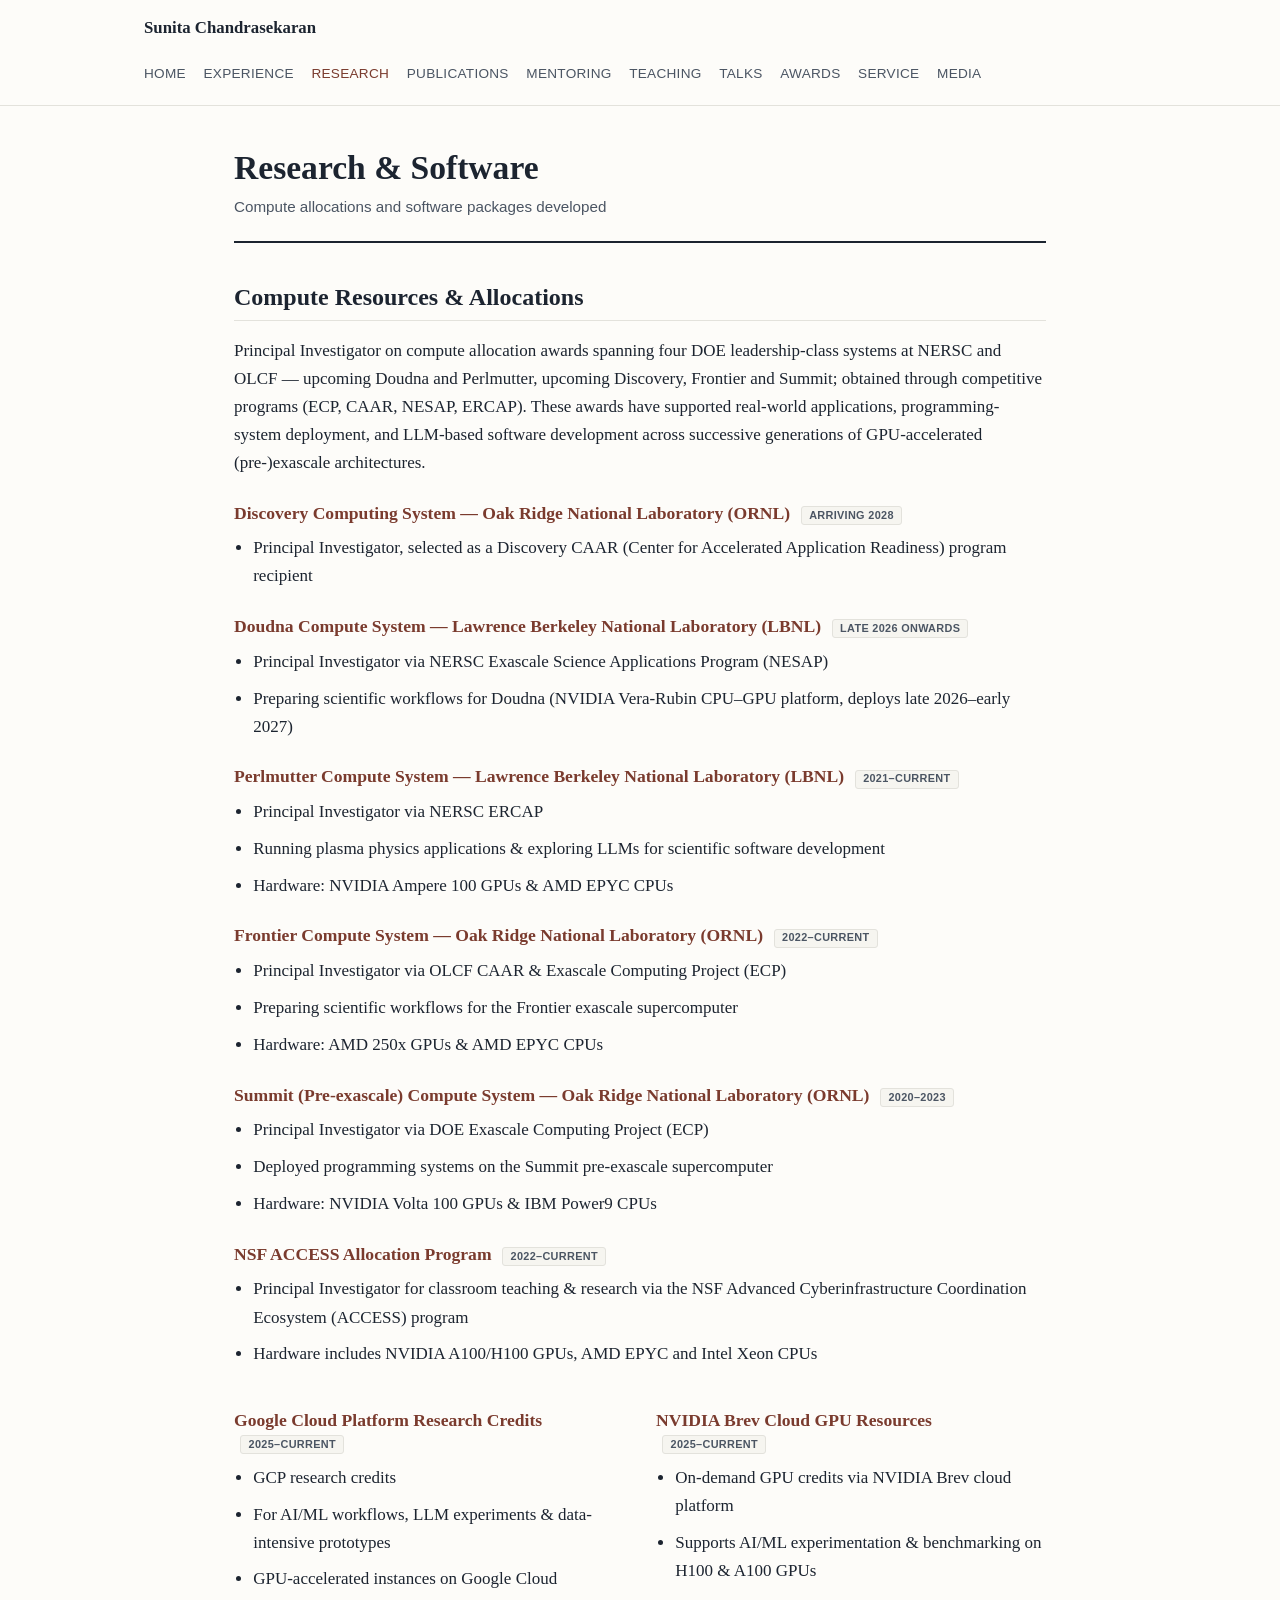
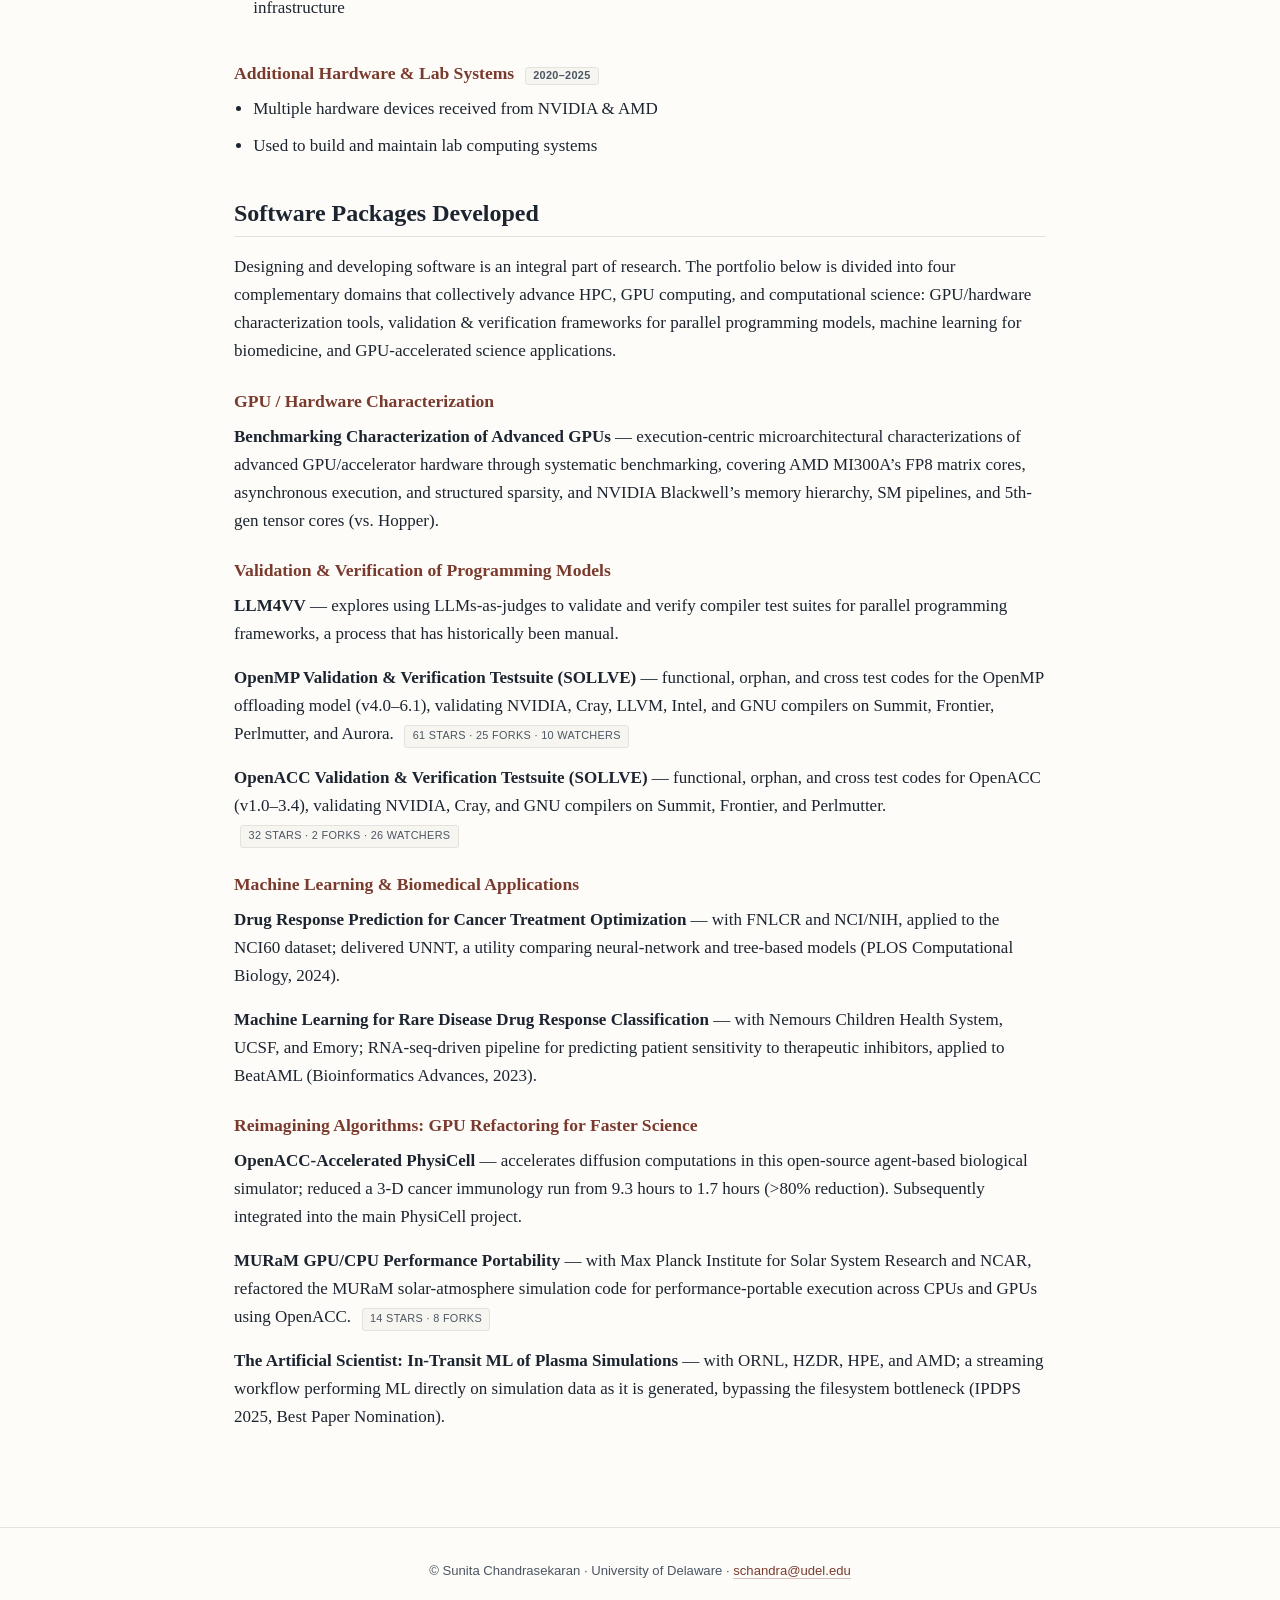
<file: research.html>
<!DOCTYPE html>
<html lang="en">
<head>
<meta charset="UTF-8">
<meta name="viewport" content="width=device-width, initial-scale=1.0">
<title>Research &amp; Software &mdash; Sunita Chandrasekaran</title>
<link rel="stylesheet" href="styles.css">
</head>
<body>
<header class="site-header">
  <div class="site-header-inner">
    <a class="brand" href="index.html">Sunita Chandrasekaran</a>
    <nav class="main-nav">
      <a href="index.html">Home</a>
      <a href="experience.html">Experience</a>
      <a href="research.html" class="active">Research</a>
      <a href="publications.html">Publications</a>
      <a href="mentoring.html">Mentoring</a>
      <a href="teaching.html">Teaching</a>
      <a href="talks.html">Talks</a>
      <a href="awards.html">Awards</a>
      <a href="service.html">Service</a>
      <a href="media.html">Media</a>
    </nav>
  </div>
</header>

<main>
  <div class="page-title">
    <h1>Research &amp; Software</h1>
    <div class="subtitle">Compute allocations and software packages developed</div>
  </div>

  <h2>Compute Resources &amp; Allocations</h2>
  <p>
    Principal Investigator on compute allocation awards spanning four DOE leadership-class systems at NERSC
    and OLCF &mdash; upcoming Doudna and Perlmutter, upcoming Discovery, Frontier and Summit; obtained through competitive
    programs (ECP, CAAR, NESAP, ERCAP). These awards have supported real-world applications, programming-system
    deployment, and LLM-based software development across successive generations of GPU-accelerated
    (pre-)exascale architectures.
  </p>

  <h3>Discovery Computing System &mdash; Oak Ridge National Laboratory (ORNL) <span class="tag">Arriving 2028</span></h3>
  <ul class="plain">
    <li>Principal Investigator, selected as a Discovery CAAR (Center for Accelerated Application Readiness) program recipient</li>
  </ul>

  <h3>Doudna Compute System &mdash; Lawrence Berkeley National Laboratory (LBNL) <span class="tag">Late 2026 onwards</span></h3>
  <ul class="plain">
    <li>Principal Investigator via NERSC Exascale Science Applications Program (NESAP)</li>
    <li>Preparing scientific workflows for Doudna (NVIDIA Vera-Rubin CPU&ndash;GPU platform, deploys late 2026&ndash;early 2027)</li>
  </ul>

  <h3>Perlmutter Compute System &mdash; Lawrence Berkeley National Laboratory (LBNL) <span class="tag">2021&ndash;Current</span></h3>
  <ul class="plain">
    <li>Principal Investigator via NERSC ERCAP</li>
    <li>Running plasma physics applications &amp; exploring LLMs for scientific software development</li>
    <li>Hardware: NVIDIA Ampere 100 GPUs &amp; AMD EPYC CPUs</li>
  </ul>

  <h3>Frontier Compute System &mdash; Oak Ridge National Laboratory (ORNL) <span class="tag">2022&ndash;Current</span></h3>
  <ul class="plain">
    <li>Principal Investigator via OLCF CAAR &amp; Exascale Computing Project (ECP)</li>
    <li>Preparing scientific workflows for the Frontier exascale supercomputer</li>
    <li>Hardware: AMD 250x GPUs &amp; AMD EPYC CPUs</li>
  </ul>

  <h3>Summit (Pre-exascale) Compute System &mdash; Oak Ridge National Laboratory (ORNL) <span class="tag">2020&ndash;2023</span></h3>
  <ul class="plain">
    <li>Principal Investigator via DOE Exascale Computing Project (ECP)</li>
    <li>Deployed programming systems on the Summit pre-exascale supercomputer</li>
    <li>Hardware: NVIDIA Volta 100 GPUs &amp; IBM Power9 CPUs</li>
  </ul>

  <h3>NSF ACCESS Allocation Program <span class="tag">2022&ndash;Current</span></h3>
  <ul class="plain">
    <li>Principal Investigator for classroom teaching &amp; research via the NSF Advanced Cyberinfrastructure Coordination Ecosystem (ACCESS) program</li>
    <li>Hardware includes NVIDIA A100/H100 GPUs, AMD EPYC and Intel Xeon CPUs</li>
  </ul>

  <div class="two-col">
    <div>
      <h3>Google Cloud Platform Research Credits <span class="tag">2025&ndash;Current</span></h3>
      <ul class="plain">
        <li>GCP research credits</li>
        <li>For AI/ML workflows, LLM experiments &amp; data-intensive prototypes</li>
        <li>GPU-accelerated instances on Google Cloud infrastructure</li>
      </ul>
    </div>
    <div>
      <h3>NVIDIA Brev Cloud GPU Resources <span class="tag">2025&ndash;Current</span></h3>
      <ul class="plain">
        <li>On-demand GPU credits via NVIDIA Brev cloud platform</li>
        <li>Supports AI/ML experimentation &amp; benchmarking on H100 &amp; A100 GPUs</li>
      </ul>
    </div>
  </div>

  <h3>Additional Hardware &amp; Lab Systems <span class="tag">2020&ndash;2025</span></h3>
  <ul class="plain">
    <li>Multiple hardware devices received from NVIDIA &amp; AMD</li>
    <li>Used to build and maintain lab computing systems</li>
  </ul>

  <h2>Software Packages Developed</h2>
  <p>
    Designing and developing software is an integral part of research. The portfolio below is divided into
    four complementary domains that collectively advance HPC, GPU computing, and computational science:
    GPU/hardware characterization tools, validation &amp; verification frameworks for parallel programming
    models, machine learning for biomedicine, and GPU-accelerated science applications.
  </p>

  <h3>GPU / Hardware Characterization</h3>
  <p><strong>Benchmarking Characterization of Advanced GPUs</strong> &mdash; execution-centric microarchitectural
  characterizations of advanced GPU/accelerator hardware through systematic benchmarking, covering AMD MI300A&rsquo;s
  FP8 matrix cores, asynchronous execution, and structured sparsity, and NVIDIA Blackwell&rsquo;s memory hierarchy,
  SM pipelines, and 5th-gen tensor cores (vs. Hopper).</p>


  <h3>Validation &amp; Verification of Programming Models</h3>
  <p><strong>LLM4VV</strong> &mdash; explores using LLMs-as-judges to validate and verify compiler test suites for
  parallel programming frameworks, a process that has historically been manual.</p>
  <p><strong>OpenMP Validation &amp; Verification Testsuite (SOLLVE)</strong> &mdash; functional, orphan, and cross
  test codes for the OpenMP offloading model (v4.0&ndash;6.1), validating NVIDIA, Cray, LLVM, Intel, and GNU
  compilers on Summit, Frontier, Perlmutter, and Aurora.
  <span class="tag">61 stars &middot; 25 forks &middot; 10 watchers</span></p>
  <p><strong>OpenACC Validation &amp; Verification Testsuite (SOLLVE)</strong> &mdash; functional, orphan, and cross
  test codes for OpenACC (v1.0&ndash;3.4), validating NVIDIA, Cray, and GNU compilers on Summit, Frontier, and
  Perlmutter. <span class="tag">32 stars &middot; 2 forks &middot; 26 watchers</span></p>

  <h3>Machine Learning &amp; Biomedical Applications</h3>
  <p><strong>Drug Response Prediction for Cancer Treatment Optimization</strong> &mdash; with FNLCR and NCI/NIH,
  applied to the NCI60 dataset; delivered UNNT, a utility comparing neural-network and tree-based models
  (PLOS Computational Biology, 2024).</p>
  <p><strong>Machine Learning for Rare Disease Drug Response Classification</strong> &mdash; with Nemours Children
  Health System, UCSF, and Emory; RNA-seq-driven pipeline for predicting patient sensitivity to therapeutic
  inhibitors, applied to BeatAML (Bioinformatics Advances, 2023).</p>

  <h3>Reimagining Algorithms: GPU Refactoring for Faster Science</h3>
  <p><strong>OpenACC-Accelerated PhysiCell</strong> &mdash; accelerates diffusion computations in this open-source
  agent-based biological simulator; reduced a 3-D cancer immunology run from 9.3 hours to 1.7 hours (&gt;80%
  reduction). Subsequently integrated into the main PhysiCell project.</p>
  <p><strong>MURaM GPU/CPU Performance Portability</strong> &mdash; with Max Planck Institute for Solar System
  Research and NCAR, refactored the MURaM solar-atmosphere simulation code for performance-portable execution
  across CPUs and GPUs using OpenACC. <span class="tag">14 stars &middot; 8 forks</span></p>
  <p><strong>The Artificial Scientist: In-Transit ML of Plasma Simulations</strong> &mdash; with ORNL, HZDR, HPE,
  and AMD; a streaming workflow performing ML directly on simulation data as it is generated, bypassing the
  filesystem bottleneck (IPDPS 2025, Best Paper Nomination).</p>

</main>

<footer>
  &copy; Sunita Chandrasekaran &middot; University of Delaware &middot; <a href="mailto:schandra@udel.edu">schandra@udel.edu</a>
</footer>
</body>
</html>
</file>
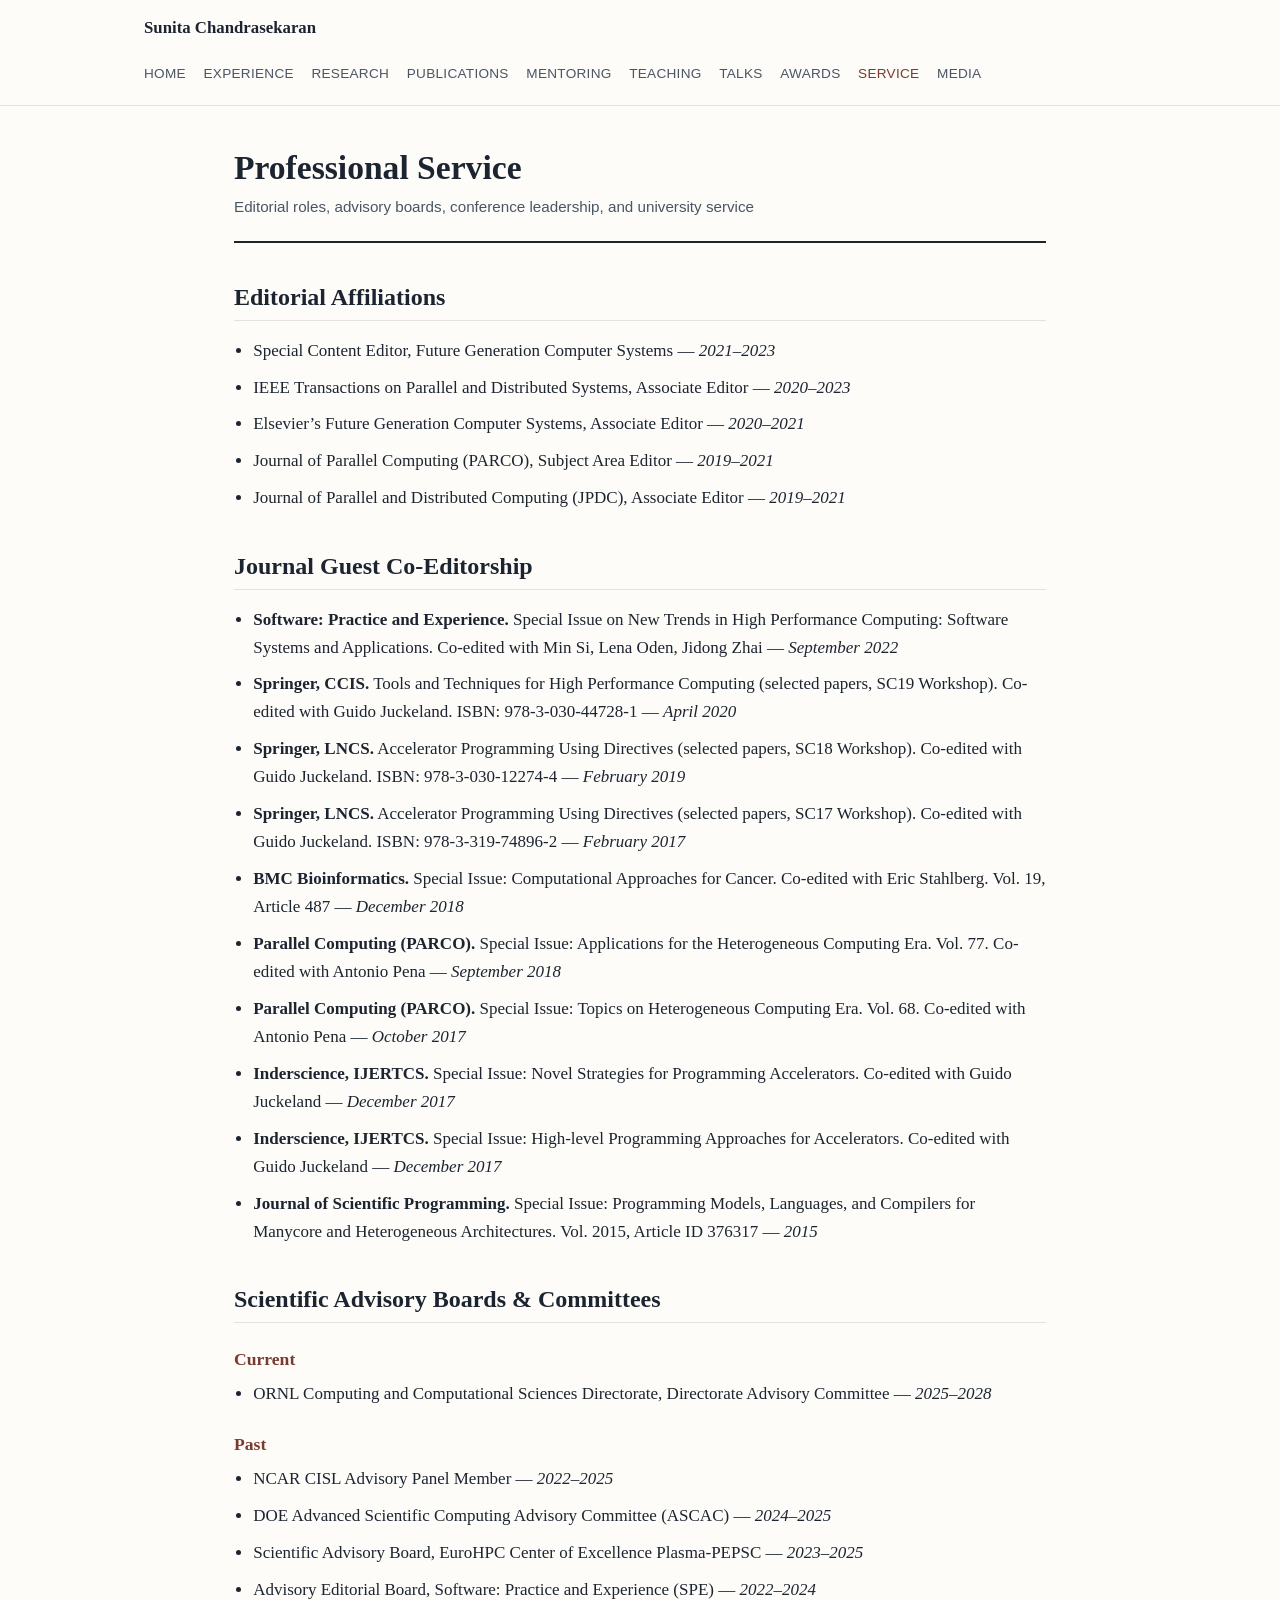
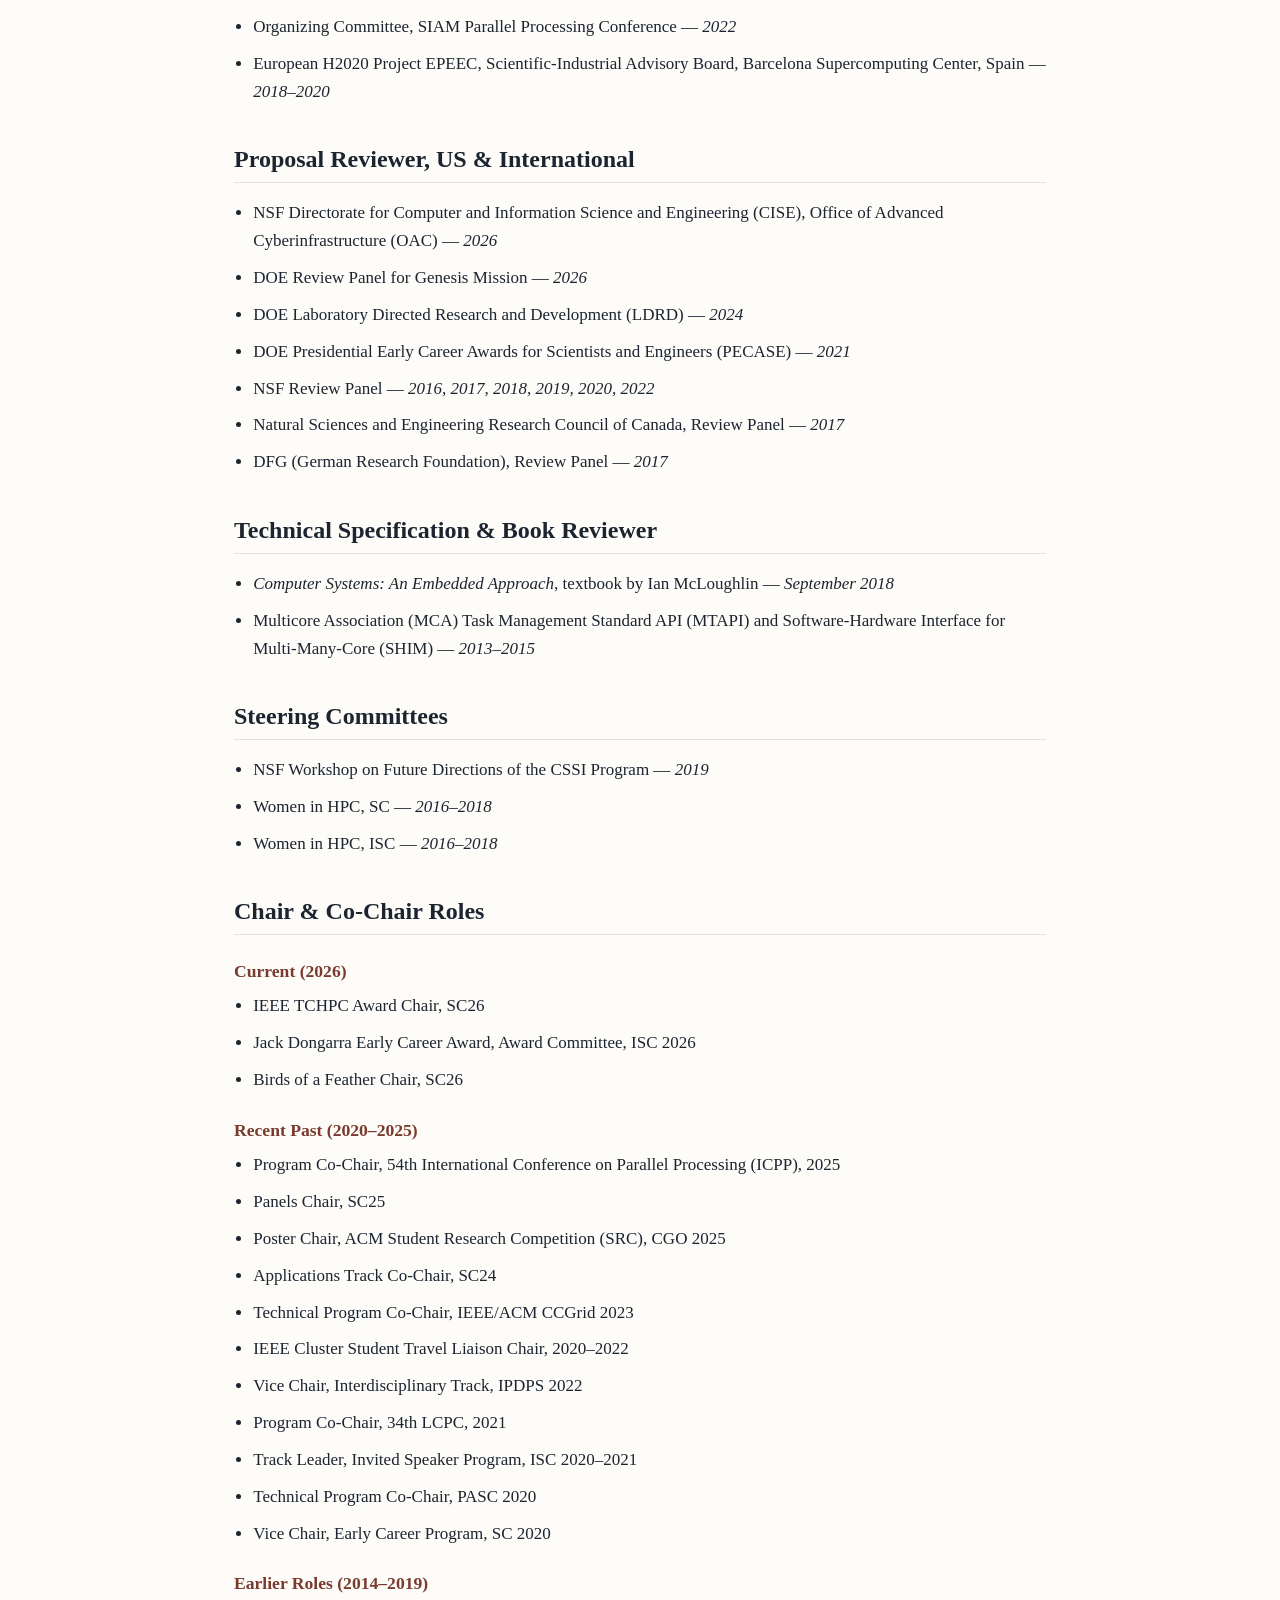
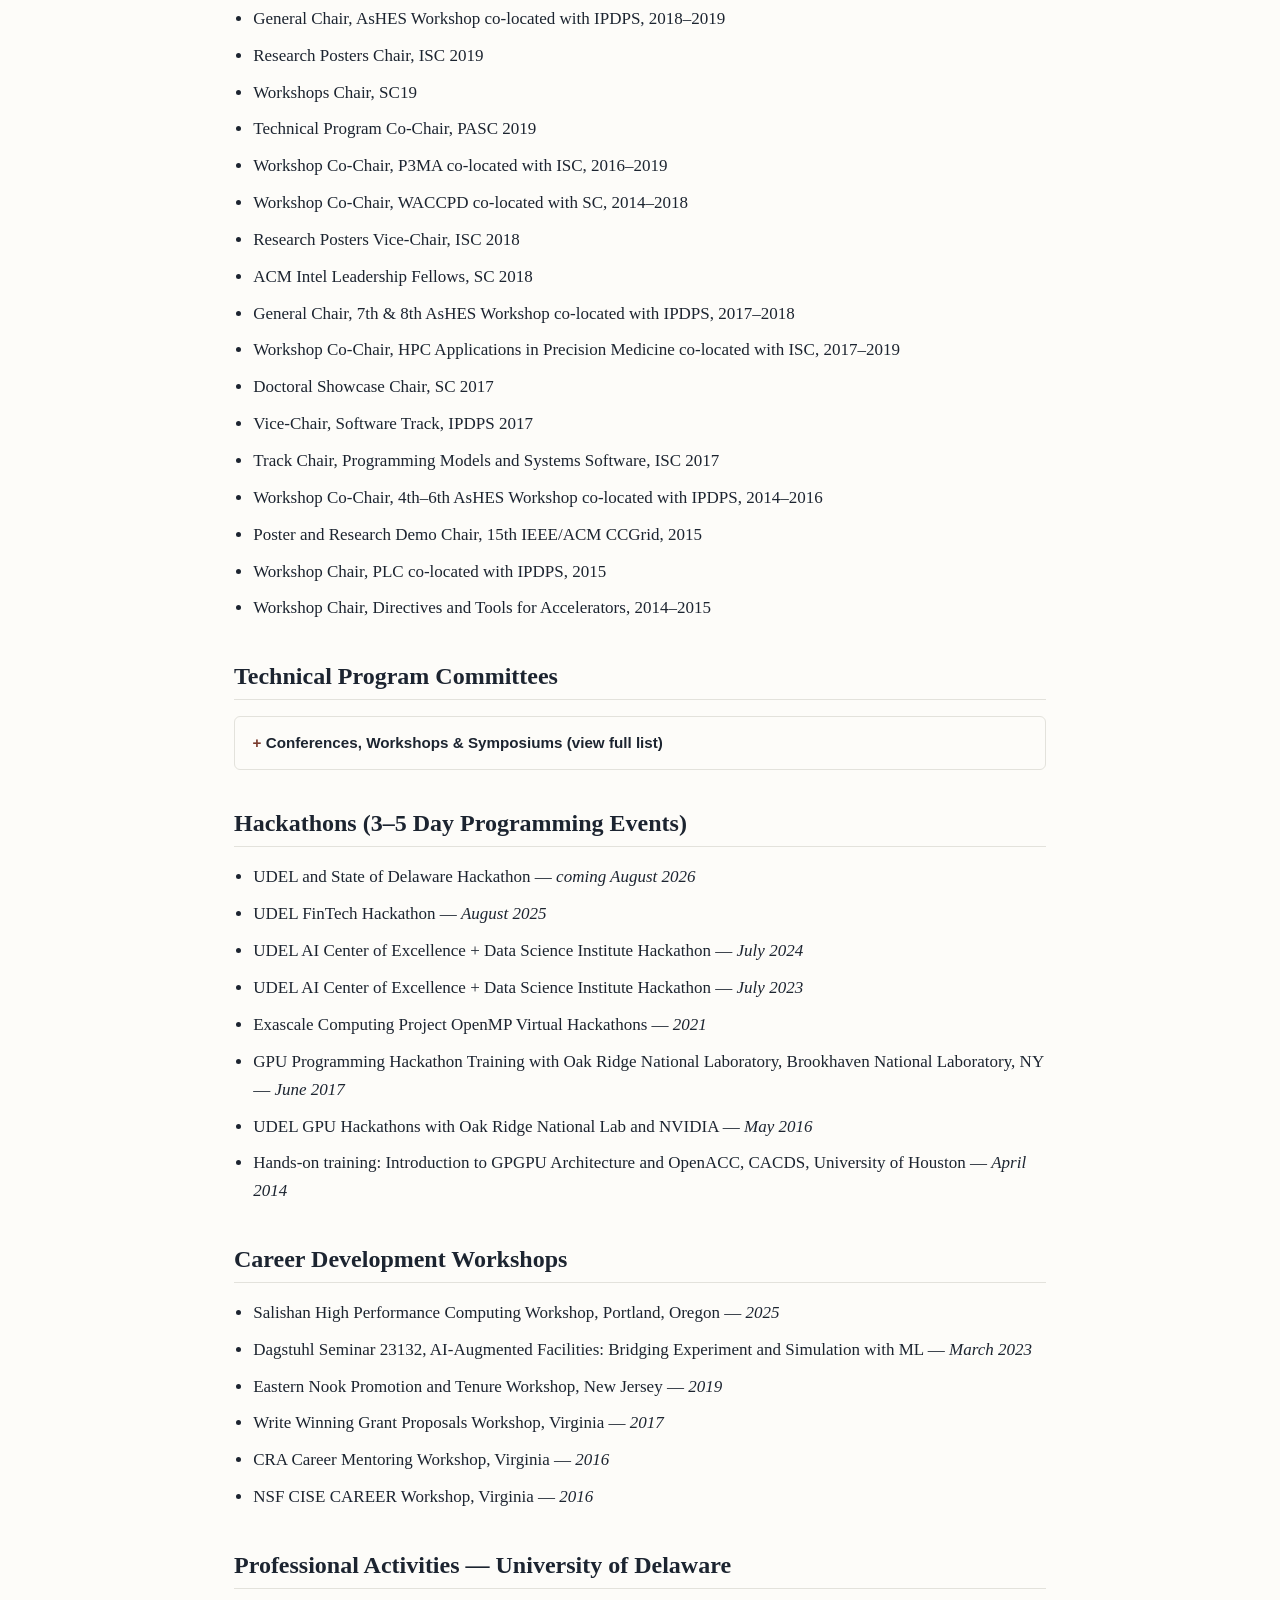
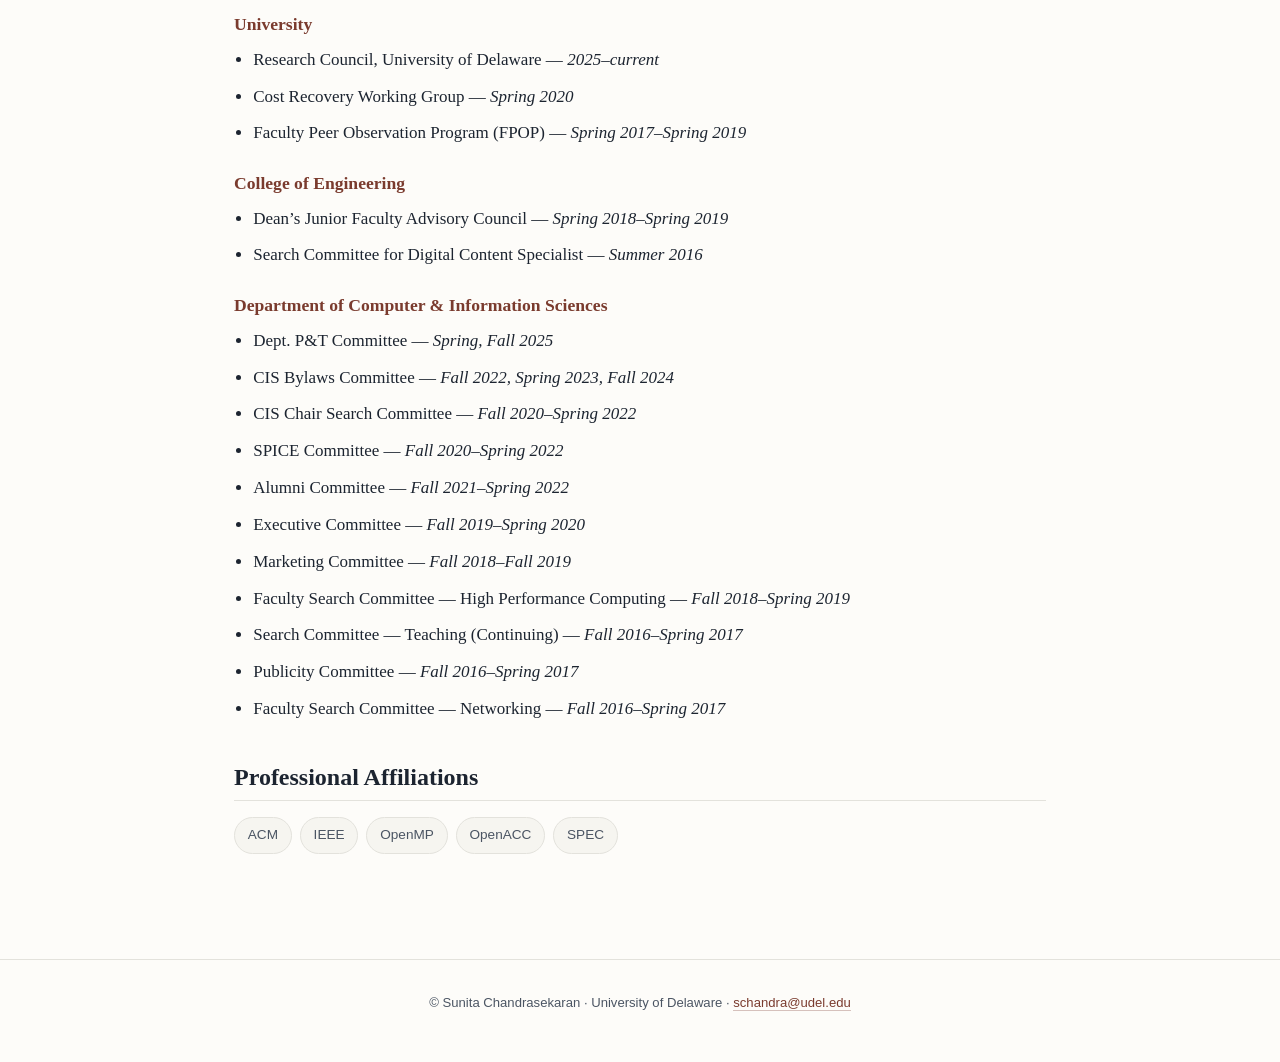
<file: service.html>
<!DOCTYPE html>
<html lang="en">
<head>
<meta charset="UTF-8">
<meta name="viewport" content="width=device-width, initial-scale=1.0">
<title>Service &mdash; Sunita Chandrasekaran</title>
<link rel="stylesheet" href="styles.css">
</head>
<body>
<header class="site-header">
  <div class="site-header-inner">
    <a class="brand" href="index.html">Sunita Chandrasekaran</a>
    <nav class="main-nav">
      <a href="index.html">Home</a>
      <a href="experience.html">Experience</a>
      <a href="research.html">Research</a>
      <a href="publications.html">Publications</a>
      <a href="mentoring.html">Mentoring</a>
      <a href="teaching.html">Teaching</a>
      <a href="talks.html">Talks</a>
      <a href="awards.html">Awards</a>
      <a href="service.html" class="active">Service</a>
      <a href="media.html">Media</a>
    </nav>
  </div>
</header>

<main>
  <div class="page-title">
    <h1>Professional Service</h1>
    <div class="subtitle">Editorial roles, advisory boards, conference leadership, and university service</div>
  </div>

  <h2>Editorial Affiliations</h2>
  <ul class="plain">
    <li>Special Content Editor, Future Generation Computer Systems &mdash; <em>2021&ndash;2023</em></li>
    <li>IEEE Transactions on Parallel and Distributed Systems, Associate Editor &mdash; <em>2020&ndash;2023</em></li>
    <li>Elsevier&rsquo;s Future Generation Computer Systems, Associate Editor &mdash; <em>2020&ndash;2021</em></li>
    <li>Journal of Parallel Computing (PARCO), Subject Area Editor &mdash; <em>2019&ndash;2021</em></li>
    <li>Journal of Parallel and Distributed Computing (JPDC), Associate Editor &mdash; <em>2019&ndash;2021</em></li>
  </ul>

  <h2>Journal Guest Co-Editorship</h2>
  <ul class="plain">
    <li><strong>Software: Practice and Experience.</strong> Special Issue on New Trends in High Performance Computing: Software Systems and Applications. Co-edited with Min Si, Lena Oden, Jidong Zhai &mdash; <em>September 2022</em></li>
    <li><strong>Springer, CCIS.</strong> Tools and Techniques for High Performance Computing (selected papers, SC19 Workshop). Co-edited with Guido Juckeland. ISBN: 978-3-030-44728-1 &mdash; <em>April 2020</em></li>
    <li><strong>Springer, LNCS.</strong> Accelerator Programming Using Directives (selected papers, SC18 Workshop). Co-edited with Guido Juckeland. ISBN: 978-3-030-12274-4 &mdash; <em>February 2019</em></li>
    <li><strong>Springer, LNCS.</strong> Accelerator Programming Using Directives (selected papers, SC17 Workshop). Co-edited with Guido Juckeland. ISBN: 978-3-319-74896-2 &mdash; <em>February 2017</em></li>
    <li><strong>BMC Bioinformatics.</strong> Special Issue: Computational Approaches for Cancer. Co-edited with Eric Stahlberg. Vol. 19, Article 487 &mdash; <em>December 2018</em></li>
    <li><strong>Parallel Computing (PARCO).</strong> Special Issue: Applications for the Heterogeneous Computing Era. Vol. 77. Co-edited with Antonio Pena &mdash; <em>September 2018</em></li>
    <li><strong>Parallel Computing (PARCO).</strong> Special Issue: Topics on Heterogeneous Computing Era. Vol. 68. Co-edited with Antonio Pena &mdash; <em>October 2017</em></li>
    <li><strong>Inderscience, IJERTCS.</strong> Special Issue: Novel Strategies for Programming Accelerators. Co-edited with Guido Juckeland &mdash; <em>December 2017</em></li>
    <li><strong>Inderscience, IJERTCS.</strong> Special Issue: High-level Programming Approaches for Accelerators. Co-edited with Guido Juckeland &mdash; <em>December 2017</em></li>
    <li><strong>Journal of Scientific Programming.</strong> Special Issue: Programming Models, Languages, and Compilers for Manycore and Heterogeneous Architectures. Vol. 2015, Article ID 376317 &mdash; <em>2015</em></li>
  </ul>

  <h2>Scientific Advisory Boards &amp; Committees</h2>
  <h3>Current</h3>
  <ul class="plain">
    <li>ORNL Computing and Computational Sciences Directorate, Directorate Advisory Committee &mdash; <em>2025&ndash;2028</em></li>
  </ul>
  <h3>Past</h3>
  <ul class="plain">
    <li>NCAR CISL Advisory Panel Member &mdash; <em>2022&ndash;2025</em></li>
    <li>DOE Advanced Scientific Computing Advisory Committee (ASCAC) &mdash; <em>2024&ndash;2025</em></li>
    <li>Scientific Advisory Board, EuroHPC Center of Excellence Plasma-PEPSC &mdash; <em>2023&ndash;2025</em></li>
    <li>Advisory Editorial Board, Software: Practice and Experience (SPE) &mdash; <em>2022&ndash;2024</em></li>
    <li>Organizing Committee, SIAM Parallel Processing Conference &mdash; <em>2022</em></li>
    <li>European H2020 Project EPEEC, Scientific-Industrial Advisory Board, Barcelona Supercomputing Center, Spain &mdash; <em>2018&ndash;2020</em></li>
  </ul>

  <h2>Proposal Reviewer, US &amp; International</h2>
  <ul class="plain">
    <li>NSF Directorate for Computer and Information Science and Engineering (CISE), Office of Advanced Cyberinfrastructure (OAC) &mdash; <em>2026</em></li>
    <li>DOE Review Panel for Genesis Mission &mdash; <em>2026</em></li>
    <li>DOE Laboratory Directed Research and Development (LDRD) &mdash; <em>2024</em></li>
    <li>DOE Presidential Early Career Awards for Scientists and Engineers (PECASE) &mdash; <em>2021</em></li>
    <li>NSF Review Panel &mdash; <em>2016, 2017, 2018, 2019, 2020, 2022</em></li>
    <li>Natural Sciences and Engineering Research Council of Canada, Review Panel &mdash; <em>2017</em></li>
    <li>DFG (German Research Foundation), Review Panel &mdash; <em>2017</em></li>
  </ul>

  <h2>Technical Specification &amp; Book Reviewer</h2>
  <ul class="plain">
    <li><em>Computer Systems: An Embedded Approach</em>, textbook by Ian McLoughlin &mdash; <em>September 2018</em></li>
    <li>Multicore Association (MCA) Task Management Standard API (MTAPI) and Software-Hardware Interface for Multi-Many-Core (SHIM) &mdash; <em>2013&ndash;2015</em></li>
  </ul>

  <h2>Steering Committees</h2>
  <ul class="plain">
    <li>NSF Workshop on Future Directions of the CSSI Program &mdash; <em>2019</em></li>
    <li>Women in HPC, SC &mdash; <em>2016&ndash;2018</em></li>
    <li>Women in HPC, ISC &mdash; <em>2016&ndash;2018</em></li>
  </ul>

  <h2>Chair &amp; Co-Chair Roles</h2>
  <h3>Current (2026)</h3>
  <ul class="plain">
    <li>IEEE TCHPC Award Chair, SC26</li>
    <li>Jack Dongarra Early Career Award, Award Committee, ISC 2026</li>
    <li>Birds of a Feather Chair, SC26</li>
  </ul>
  <h3>Recent Past (2020&ndash;2025)</h3>
  <ul class="plain">
    <li>Program Co-Chair, 54th International Conference on Parallel Processing (ICPP), 2025</li>
    <li>Panels Chair, SC25</li>
    <li>Poster Chair, ACM Student Research Competition (SRC), CGO 2025</li>
    <li>Applications Track Co-Chair, SC24</li>
    <li>Technical Program Co-Chair, IEEE/ACM CCGrid 2023</li>
    <li>IEEE Cluster Student Travel Liaison Chair, 2020&ndash;2022</li>
    <li>Vice Chair, Interdisciplinary Track, IPDPS 2022</li>
    <li>Program Co-Chair, 34th LCPC, 2021</li>
    <li>Track Leader, Invited Speaker Program, ISC 2020&ndash;2021</li>
    <li>Technical Program Co-Chair, PASC 2020</li>
    <li>Vice Chair, Early Career Program, SC 2020</li>
  </ul>
  <h3>Earlier Roles (2014&ndash;2019)</h3>
  <ul class="plain">
    <li>General Chair, AsHES Workshop co-located with IPDPS, 2018&ndash;2019</li>
    <li>Research Posters Chair, ISC 2019</li>
    <li>Workshops Chair, SC19</li>
    <li>Technical Program Co-Chair, PASC 2019</li>
    <li>Workshop Co-Chair, P3MA co-located with ISC, 2016&ndash;2019</li>
    <li>Workshop Co-Chair, WACCPD co-located with SC, 2014&ndash;2018</li>
    <li>Research Posters Vice-Chair, ISC 2018</li>
    <li>ACM Intel Leadership Fellows, SC 2018</li>
    <li>General Chair, 7th &amp; 8th AsHES Workshop co-located with IPDPS, 2017&ndash;2018</li>
    <li>Workshop Co-Chair, HPC Applications in Precision Medicine co-located with ISC, 2017&ndash;2019</li>
    <li>Doctoral Showcase Chair, SC 2017</li>
    <li>Vice-Chair, Software Track, IPDPS 2017</li>
    <li>Track Chair, Programming Models and Systems Software, ISC 2017</li>
    <li>Workshop Co-Chair, 4th&ndash;6th AsHES Workshop co-located with IPDPS, 2014&ndash;2016</li>
    <li>Poster and Research Demo Chair, 15th IEEE/ACM CCGrid, 2015</li>
    <li>Workshop Chair, PLC co-located with IPDPS, 2015</li>
    <li>Workshop Chair, Directives and Tools for Accelerators, 2014&ndash;2015</li>
  </ul>

  <h2>Technical Program Committees</h2>
  <details class="pub-group">
    <summary>Conferences, Workshops &amp; Symposiums (view full list)</summary>
    <ul class="plain">
      <li>ISC, 2025</li>
      <li>LLM4HPC Workshop, 2025</li>
      <li>ICS, 2025</li>
      <li>SC, 2024</li>
      <li>LLVM HPC Workshop co-located with SC24, 2024</li>
      <li>IEEE HiCoMB, 2022</li>
      <li>IEEE/ACM CCGrid, 2022</li>
      <li>IEEE Cluster Conference, 2021</li>
      <li>IEEE International Workshop on OpenMP, 2021</li>
      <li>ISC, 2021</li>
      <li>IPDPS, 2021</li>
      <li>SC, 2021</li>
      <li>IEEE/ACM CCGrid, 2021</li>
      <li>SC, 2020</li>
      <li>ICS, 2020</li>
      <li>ISC, 2019</li>
      <li>IPDPS Workshops, 2019</li>
      <li>SC, 2018</li>
      <li>DOE Leadership Computing INCITE Program Review, 2018</li>
      <li>IPDPS, 2018</li>
      <li>IEEE/ACM CCGrid (Track: Programming Models and Runtime Systems), 2018</li>
      <li>International Workshop on FPGAs for Software Programmers (FSP), 2018</li>
      <li>3rd Workshop on Open Source Supercomputing, 2018</li>
      <li>SC &ndash; Doctoral Showcase Chair, 2017</li>
      <li>ICPP, 2017</li>
      <li>IEEE/ACM CCGrid (Track: Programming Models and Runtime Systems), 2017</li>
      <li>SC, 2016</li>
      <li>SC &ndash; Doctoral Showcase, Birds of Feather (Algorithms Track), 2016</li>
      <li>Workshop on Computing and Cancer, 2016</li>
      <li>Workshops on Energy Efficient Supercomputing (E2SC), 2016</li>
      <li>International Workshop on FPGAs for Software Programmers (FSP), 2016</li>
      <li>EuroPar, 2016</li>
      <li>SBAC-PAD, 2016</li>
      <li>International Conference on Network and Parallel Computing, 2016</li>
      <li>ICPP, 2016</li>
      <li>DOD Workshop on Mission-Critical Big Data Analytics, 2016</li>
      <li>First IWOPH co-located with ISC, 2016</li>
      <li>IEEE/ACM CCGrid, 2014&ndash;2016</li>
      <li>30th IPDPS &ndash; PhD Panel on Research and Career Planning; PhD Poster Judging Committee, 2015</li>
      <li>SC, 2015</li>
      <li>SC &ndash; Doctoral Showcase Committee; Technical Program Committee (Performance Track), 2016</li>
      <li>IEEE Cluster Conference, 2014</li>
      <li>8th GPGPU Workshop, 2014</li>
      <li>22nd EUROSIP, 2014</li>
      <li>ISIC, 2014</li>
      <li>Workshop on Multicore and GPU Programming Models co-located with IPDPS, 2013&ndash;2014</li>
      <li>IJCNN, 2015</li>
      <li>SC, 2012&ndash;2013</li>
      <li>ACM Student Research Competition &ndash; Poster Committee</li>
      <li>50th Design Automation Conference (DAC) &ndash; External Reviewer, 2012</li>
    </ul>
  </details>

  <h2>Hackathons (3&ndash;5 Day Programming Events)</h2>
  <ul class="plain">
    <li>UDEL and State of Delaware Hackathon &mdash; <em>coming August 2026</em></li>
    <li>UDEL FinTech Hackathon &mdash; <em>August 2025</em></li>
    <li>UDEL AI Center of Excellence + Data Science Institute Hackathon &mdash; <em>July 2024</em></li>
    <li>UDEL AI Center of Excellence + Data Science Institute Hackathon &mdash; <em>July 2023</em></li>
    <li>Exascale Computing Project OpenMP Virtual Hackathons &mdash; <em>2021</em></li>
    <li>GPU Programming Hackathon Training with Oak Ridge National Laboratory, Brookhaven National Laboratory, NY &mdash; <em>June 2017</em></li>
    <li>UDEL GPU Hackathons with Oak Ridge National Lab and NVIDIA &mdash; <em>May 2016</em></li>
    <li>Hands-on training: Introduction to GPGPU Architecture and OpenACC, CACDS, University of Houston &mdash; <em>April 2014</em></li>
  </ul>

  <h2>Career Development Workshops</h2>
  <ul class="plain">
    <li>Salishan High Performance Computing Workshop, Portland, Oregon &mdash; <em>2025</em></li>
    <li>Dagstuhl Seminar 23132, AI-Augmented Facilities: Bridging Experiment and Simulation with ML &mdash; <em>March 2023</em></li>
    <li>Eastern Nook Promotion and Tenure Workshop, New Jersey &mdash; <em>2019</em></li>
    <li>Write Winning Grant Proposals Workshop, Virginia &mdash; <em>2017</em></li>
    <li>CRA Career Mentoring Workshop, Virginia &mdash; <em>2016</em></li>
    <li>NSF CISE CAREER Workshop, Virginia &mdash; <em>2016</em></li>
  </ul>

  <h2>Professional Activities &mdash; University of Delaware</h2>
  <h3>University</h3>
  <ul class="plain">
    <li>Research Council, University of Delaware &mdash; <em>2025&ndash;current</em></li>
    <li>Cost Recovery Working Group &mdash; <em>Spring 2020</em></li>
    <li>Faculty Peer Observation Program (FPOP) &mdash; <em>Spring 2017&ndash;Spring 2019</em></li>
  </ul>
  <h3>College of Engineering</h3>
  <ul class="plain">
    <li>Dean&rsquo;s Junior Faculty Advisory Council &mdash; <em>Spring 2018&ndash;Spring 2019</em></li>
    <li>Search Committee for Digital Content Specialist &mdash; <em>Summer 2016</em></li>
  </ul>
  <h3>Department of Computer &amp; Information Sciences</h3>
  <ul class="plain">
    <li>Dept. P&amp;T Committee &mdash; <em>Spring, Fall 2025</em></li>
    <li>CIS Bylaws Committee &mdash; <em>Fall 2022, Spring 2023, Fall 2024</em></li>
    <li>CIS Chair Search Committee &mdash; <em>Fall 2020&ndash;Spring 2022</em></li>
    <li>SPICE Committee &mdash; <em>Fall 2020&ndash;Spring 2022</em></li>
    <li>Alumni Committee &mdash; <em>Fall 2021&ndash;Spring 2022</em></li>
    <li>Executive Committee &mdash; <em>Fall 2019&ndash;Spring 2020</em></li>
    <li>Marketing Committee &mdash; <em>Fall 2018&ndash;Fall 2019</em></li>
    <li>Faculty Search Committee &mdash; High Performance Computing &mdash; <em>Fall 2018&ndash;Spring 2019</em></li>
    <li>Search Committee &mdash; Teaching (Continuing) &mdash; <em>Fall 2016&ndash;Spring 2017</em></li>
    <li>Publicity Committee &mdash; <em>Fall 2016&ndash;Spring 2017</em></li>
    <li>Faculty Search Committee &mdash; Networking &mdash; <em>Fall 2016&ndash;Spring 2017</em></li>
  </ul>

  <h2>Professional Affiliations</h2>
  <div class="chips">
    <span class="chip">ACM</span>
    <span class="chip">IEEE</span>
    <span class="chip">OpenMP</span>
    <span class="chip">OpenACC</span>
    <span class="chip">SPEC</span>
  </div>

</main>

<footer>
  &copy; Sunita Chandrasekaran &middot; University of Delaware &middot; <a href="mailto:schandra@udel.edu">schandra@udel.edu</a>
</footer>
</body>
</html>
</file>
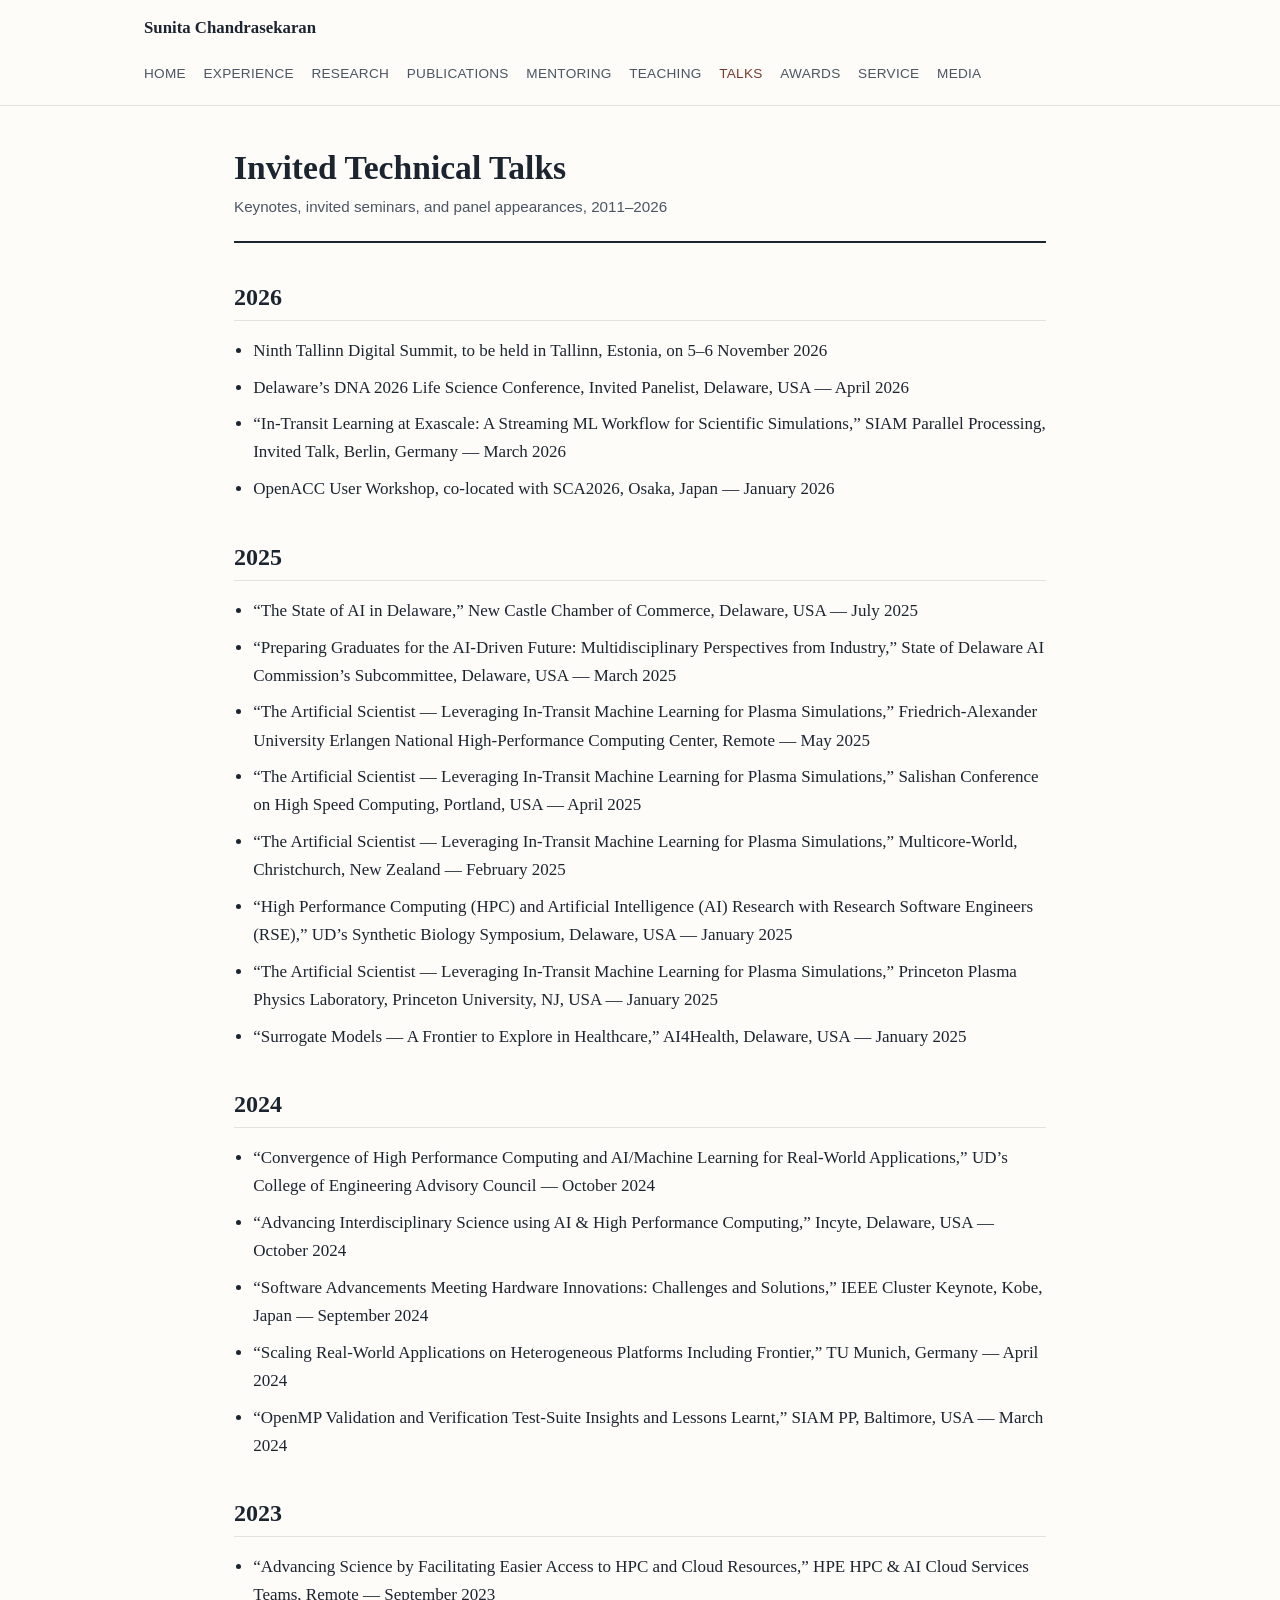
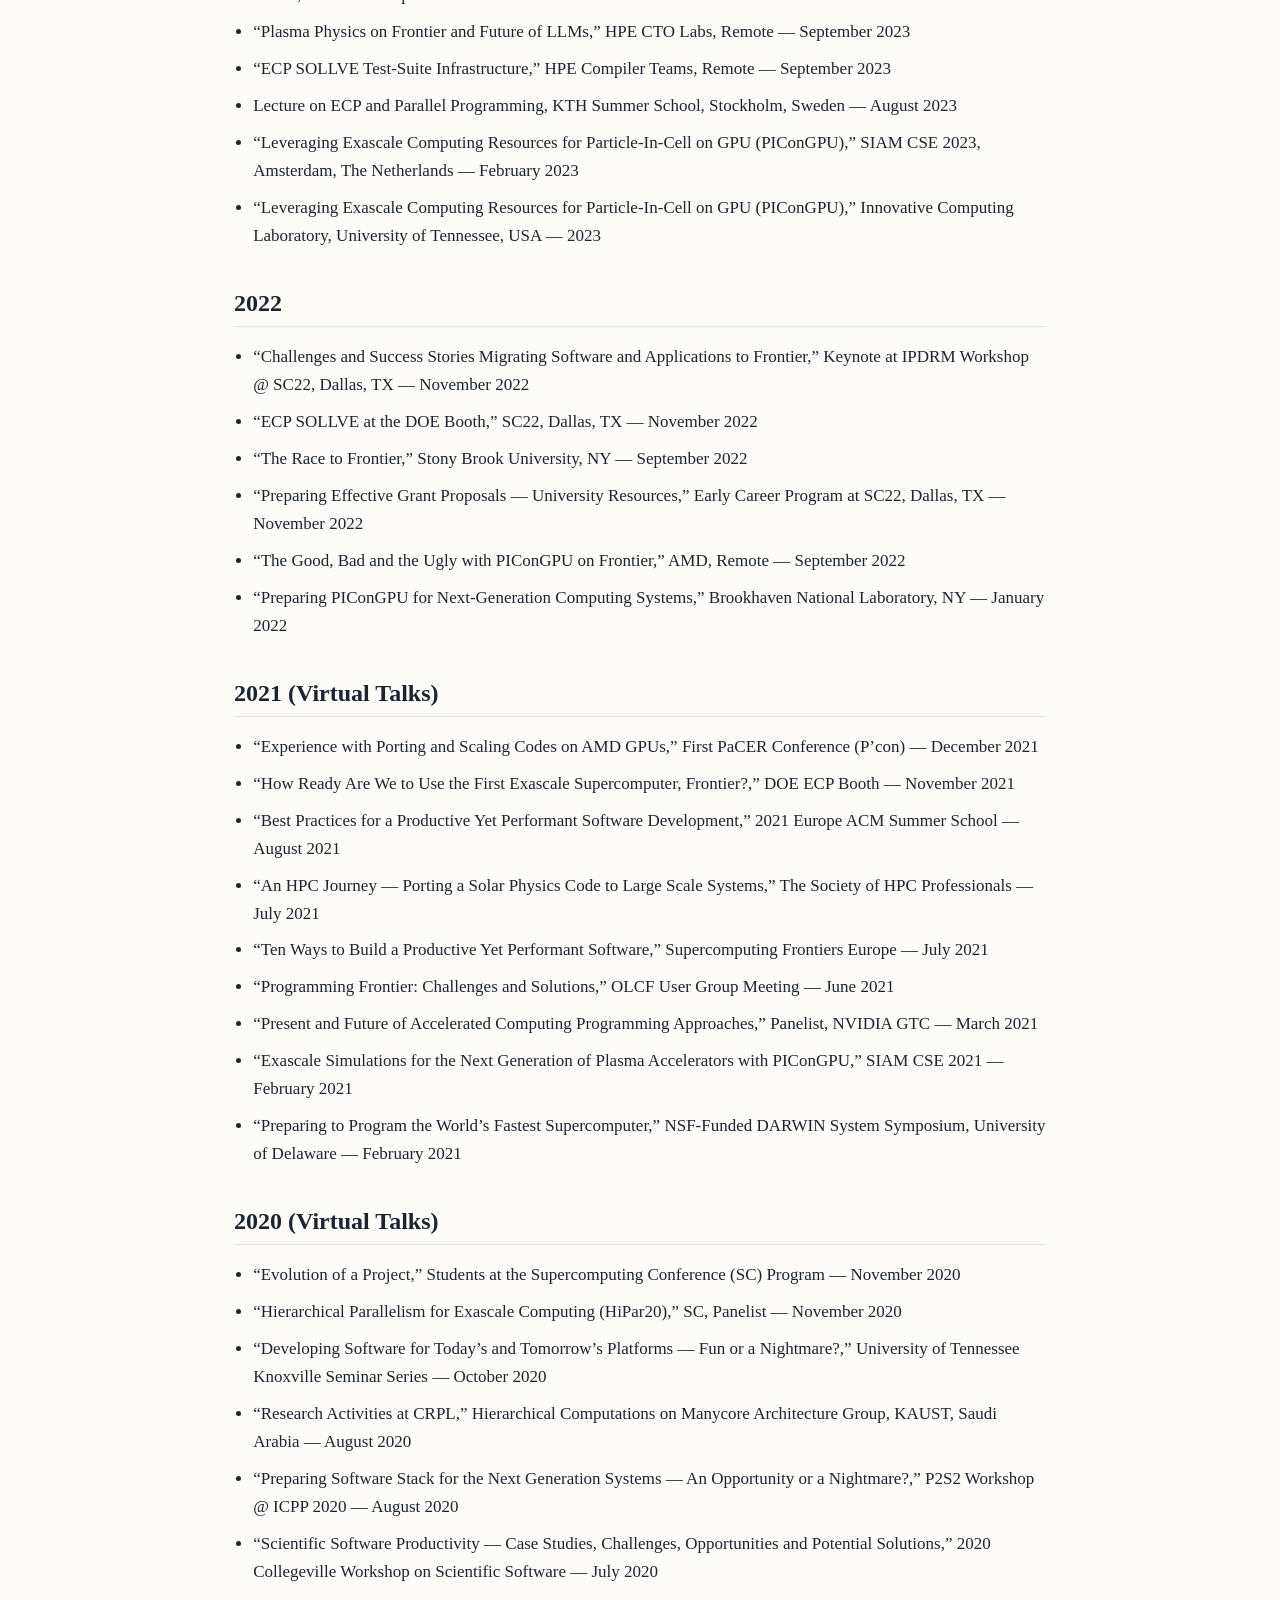
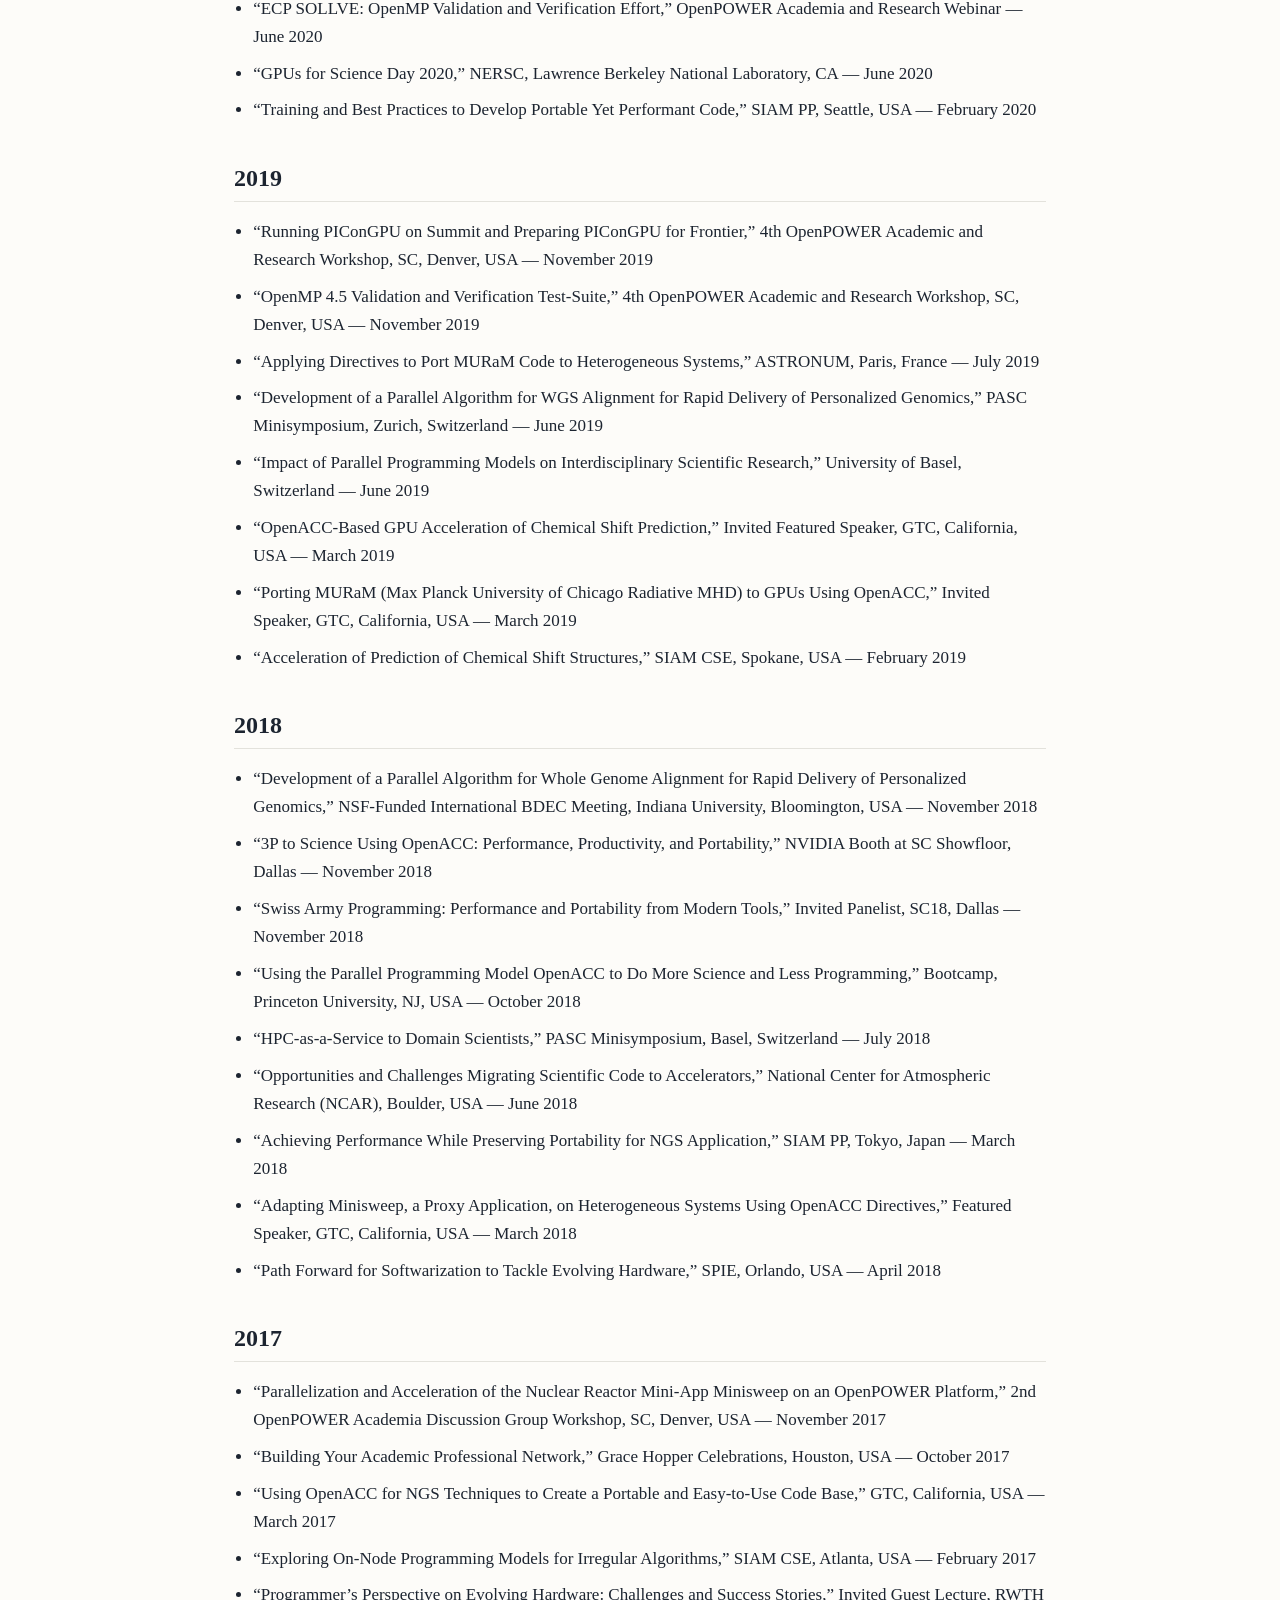
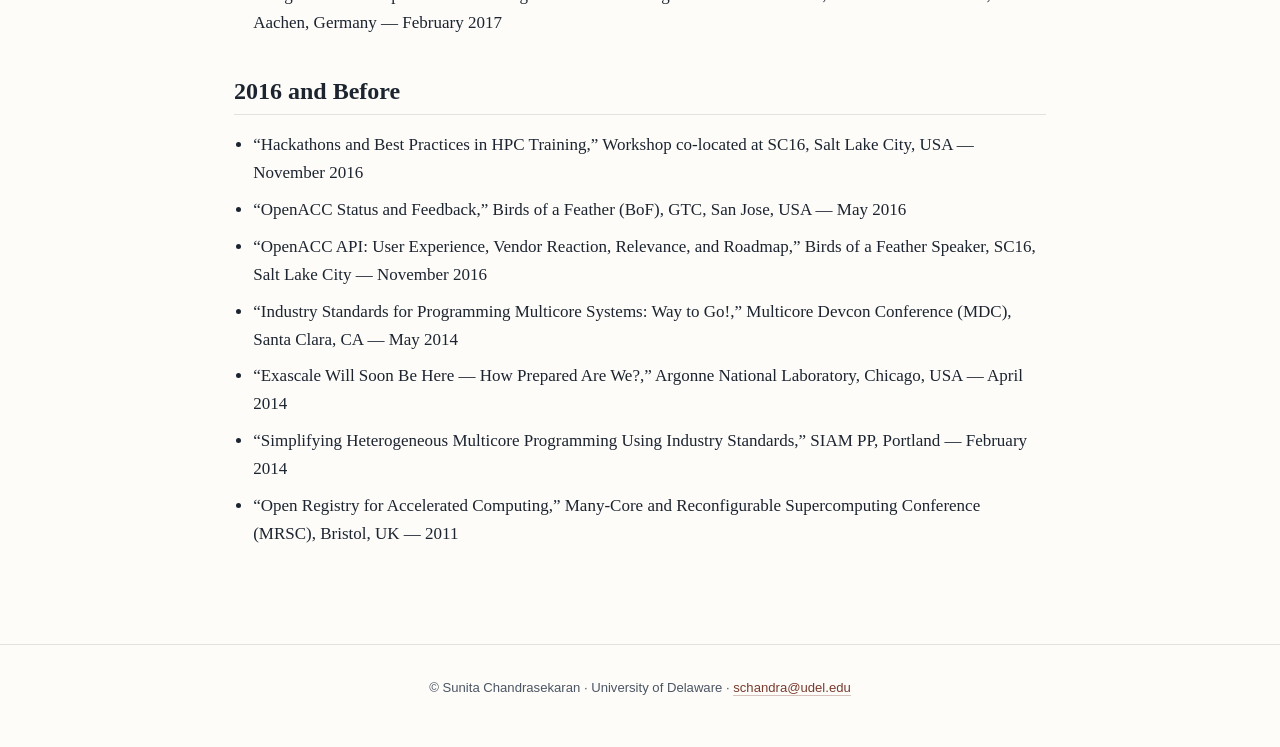
<file: talks.html>
<!DOCTYPE html>
<html lang="en">
<head>
<meta charset="UTF-8">
<meta name="viewport" content="width=device-width, initial-scale=1.0">
<title>Invited Talks &mdash; Sunita Chandrasekaran</title>
<link rel="stylesheet" href="styles.css">
</head>
<body>
<header class="site-header">
  <div class="site-header-inner">
    <a class="brand" href="index.html">Sunita Chandrasekaran</a>
    <nav class="main-nav">
      <a href="index.html">Home</a>
      <a href="experience.html">Experience</a>
      <a href="research.html">Research</a>
      <a href="publications.html">Publications</a>
      <a href="mentoring.html">Mentoring</a>
      <a href="teaching.html">Teaching</a>
      <a href="talks.html" class="active">Talks</a>
      <a href="awards.html">Awards</a>
      <a href="service.html">Service</a>
      <a href="media.html">Media</a>
    </nav>
  </div>
</header>

<main>
  <div class="page-title">
    <h1>Invited Technical Talks</h1>
    <div class="subtitle">Keynotes, invited seminars, and panel appearances, 2011&ndash;2026</div>
  </div>

  <h2>2026</h2>
  <ul class="plain">
        <li>Ninth Tallinn Digital Summit, to be held in Tallinn, Estonia, on 5–6 November 2026</li>
    <li>Delaware&rsquo;s DNA 2026 Life Science Conference, Invited Panelist, Delaware, USA &mdash; April 2026</li>
        <li>&ldquo;In-Transit Learning at Exascale: A Streaming ML Workflow for Scientific Simulations,&rdquo; SIAM Parallel Processing, Invited Talk, Berlin, Germany &mdash; March 2026</li>
    <li>OpenACC User Workshop, co-located with SCA2026, Osaka, Japan &mdash; January 2026</li>
  </ul>

  <h2>2025</h2>
  <ul class="plain">
    <li>&ldquo;The State of AI in Delaware,&rdquo; New Castle Chamber of Commerce, Delaware, USA &mdash; July 2025</li>
    <li>&ldquo;Preparing Graduates for the AI-Driven Future: Multidisciplinary Perspectives from Industry,&rdquo; State of Delaware AI Commission&rsquo;s Subcommittee, Delaware, USA &mdash; March 2025</li>
    <li>&ldquo;The Artificial Scientist &mdash; Leveraging In-Transit Machine Learning for Plasma Simulations,&rdquo; Friedrich-Alexander University Erlangen National High-Performance Computing Center, Remote &mdash; May 2025</li>
    <li>&ldquo;The Artificial Scientist &mdash; Leveraging In-Transit Machine Learning for Plasma Simulations,&rdquo; Salishan Conference on High Speed Computing, Portland, USA &mdash; April 2025</li>
    <li>&ldquo;The Artificial Scientist &mdash; Leveraging In-Transit Machine Learning for Plasma Simulations,&rdquo; Multicore-World, Christchurch, New Zealand &mdash; February 2025</li>
    <li>&ldquo;High Performance Computing (HPC) and Artificial Intelligence (AI) Research with Research Software Engineers (RSE),&rdquo; UD&rsquo;s Synthetic Biology Symposium, Delaware, USA &mdash; January 2025</li>
    <li>&ldquo;The Artificial Scientist &mdash; Leveraging In-Transit Machine Learning for Plasma Simulations,&rdquo; Princeton Plasma Physics Laboratory, Princeton University, NJ, USA &mdash; January 2025</li>
    <li>&ldquo;Surrogate Models &mdash; A Frontier to Explore in Healthcare,&rdquo; AI4Health, Delaware, USA &mdash; January 2025</li>
  </ul>

  <h2>2024</h2>
  <ul class="plain">
    <li>&ldquo;Convergence of High Performance Computing and AI/Machine Learning for Real-World Applications,&rdquo; UD&rsquo;s College of Engineering Advisory Council &mdash; October 2024</li>
    <li>&ldquo;Advancing Interdisciplinary Science using AI &amp; High Performance Computing,&rdquo; Incyte, Delaware, USA &mdash; October 2024</li>
    <li>&ldquo;Software Advancements Meeting Hardware Innovations: Challenges and Solutions,&rdquo; IEEE Cluster Keynote, Kobe, Japan &mdash; September 2024</li>
    <li>&ldquo;Scaling Real-World Applications on Heterogeneous Platforms Including Frontier,&rdquo; TU Munich, Germany &mdash; April 2024</li>
    <li>&ldquo;OpenMP Validation and Verification Test-Suite Insights and Lessons Learnt,&rdquo; SIAM PP, Baltimore, USA &mdash; March 2024</li>
  </ul>

  <h2>2023</h2>
  <ul class="plain">
    <li>&ldquo;Advancing Science by Facilitating Easier Access to HPC and Cloud Resources,&rdquo; HPE HPC &amp; AI Cloud Services Teams, Remote &mdash; September 2023</li>
    <li>&ldquo;Plasma Physics on Frontier and Future of LLMs,&rdquo; HPE CTO Labs, Remote &mdash; September 2023</li>
    <li>&ldquo;ECP SOLLVE Test-Suite Infrastructure,&rdquo; HPE Compiler Teams, Remote &mdash; September 2023</li>
    <li>Lecture on ECP and Parallel Programming, KTH Summer School, Stockholm, Sweden &mdash; August 2023</li>
    <li>&ldquo;Leveraging Exascale Computing Resources for Particle-In-Cell on GPU (PIConGPU),&rdquo; SIAM CSE 2023, Amsterdam, The Netherlands &mdash; February 2023</li>
    <li>&ldquo;Leveraging Exascale Computing Resources for Particle-In-Cell on GPU (PIConGPU),&rdquo; Innovative Computing Laboratory, University of Tennessee, USA &mdash; 2023</li>
  </ul>

  <h2>2022</h2>
  <ul class="plain">
    <li>&ldquo;Challenges and Success Stories Migrating Software and Applications to Frontier,&rdquo; Keynote at IPDRM Workshop @ SC22, Dallas, TX &mdash; November 2022</li>
    <li>&ldquo;ECP SOLLVE at the DOE Booth,&rdquo; SC22, Dallas, TX &mdash; November 2022</li>
    <li>&ldquo;The Race to Frontier,&rdquo; Stony Brook University, NY &mdash; September 2022</li>
    <li>&ldquo;Preparing Effective Grant Proposals &mdash; University Resources,&rdquo; Early Career Program at SC22, Dallas, TX &mdash; November 2022</li>
    <li>&ldquo;The Good, Bad and the Ugly with PIConGPU on Frontier,&rdquo; AMD, Remote &mdash; September 2022</li>
    <li>&ldquo;Preparing PIConGPU for Next-Generation Computing Systems,&rdquo; Brookhaven National Laboratory, NY &mdash; January 2022</li>
  </ul>

  <h2>2021 (Virtual Talks)</h2>
  <ul class="plain">
    <li>&ldquo;Experience with Porting and Scaling Codes on AMD GPUs,&rdquo; First PaCER Conference (P&rsquo;con) &mdash; December 2021</li>
    <li>&ldquo;How Ready Are We to Use the First Exascale Supercomputer, Frontier?,&rdquo; DOE ECP Booth &mdash; November 2021</li>
    <li>&ldquo;Best Practices for a Productive Yet Performant Software Development,&rdquo; 2021 Europe ACM Summer School &mdash; August 2021</li>
    <li>&ldquo;An HPC Journey &mdash; Porting a Solar Physics Code to Large Scale Systems,&rdquo; The Society of HPC Professionals &mdash; July 2021</li>
    <li>&ldquo;Ten Ways to Build a Productive Yet Performant Software,&rdquo; Supercomputing Frontiers Europe &mdash; July 2021</li>
    <li>&ldquo;Programming Frontier: Challenges and Solutions,&rdquo; OLCF User Group Meeting &mdash; June 2021</li>
    <li>&ldquo;Present and Future of Accelerated Computing Programming Approaches,&rdquo; Panelist, NVIDIA GTC &mdash; March 2021</li>
    <li>&ldquo;Exascale Simulations for the Next Generation of Plasma Accelerators with PIConGPU,&rdquo; SIAM CSE 2021 &mdash; February 2021</li>
    <li>&ldquo;Preparing to Program the World&rsquo;s Fastest Supercomputer,&rdquo; NSF-Funded DARWIN System Symposium, University of Delaware &mdash; February 2021</li>
  </ul>

  <h2>2020 (Virtual Talks)</h2>
  <ul class="plain">
    <li>&ldquo;Evolution of a Project,&rdquo; Students at the Supercomputing Conference (SC) Program &mdash; November 2020</li>
    <li>&ldquo;Hierarchical Parallelism for Exascale Computing (HiPar20),&rdquo; SC, Panelist &mdash; November 2020</li>
    <li>&ldquo;Developing Software for Today&rsquo;s and Tomorrow&rsquo;s Platforms &mdash; Fun or a Nightmare?,&rdquo; University of Tennessee Knoxville Seminar Series &mdash; October 2020</li>
    <li>&ldquo;Research Activities at CRPL,&rdquo; Hierarchical Computations on Manycore Architecture Group, KAUST, Saudi Arabia &mdash; August 2020</li>
    <li>&ldquo;Preparing Software Stack for the Next Generation Systems &mdash; An Opportunity or a Nightmare?,&rdquo; P2S2 Workshop @ ICPP 2020 &mdash; August 2020</li>
    <li>&ldquo;Scientific Software Productivity &mdash; Case Studies, Challenges, Opportunities and Potential Solutions,&rdquo; 2020 Collegeville Workshop on Scientific Software &mdash; July 2020</li>
    <li>&ldquo;ECP SOLLVE: OpenMP Validation and Verification Effort,&rdquo; OpenPOWER Academia and Research Webinar &mdash; June 2020</li>
    <li>&ldquo;GPUs for Science Day 2020,&rdquo; NERSC, Lawrence Berkeley National Laboratory, CA &mdash; June 2020</li>
    <li>&ldquo;Training and Best Practices to Develop Portable Yet Performant Code,&rdquo; SIAM PP, Seattle, USA &mdash; February 2020</li>
  </ul>

  <h2>2019</h2>
  <ul class="plain">
    <li>&ldquo;Running PIConGPU on Summit and Preparing PIConGPU for Frontier,&rdquo; 4th OpenPOWER Academic and Research Workshop, SC, Denver, USA &mdash; November 2019</li>
    <li>&ldquo;OpenMP 4.5 Validation and Verification Test-Suite,&rdquo; 4th OpenPOWER Academic and Research Workshop, SC, Denver, USA &mdash; November 2019</li>
    <li>&ldquo;Applying Directives to Port MURaM Code to Heterogeneous Systems,&rdquo; ASTRONUM, Paris, France &mdash; July 2019</li>
    <li>&ldquo;Development of a Parallel Algorithm for WGS Alignment for Rapid Delivery of Personalized Genomics,&rdquo; PASC Minisymposium, Zurich, Switzerland &mdash; June 2019</li>
    <li>&ldquo;Impact of Parallel Programming Models on Interdisciplinary Scientific Research,&rdquo; University of Basel, Switzerland &mdash; June 2019</li>
    <li>&ldquo;OpenACC-Based GPU Acceleration of Chemical Shift Prediction,&rdquo; Invited Featured Speaker, GTC, California, USA &mdash; March 2019</li>
    <li>&ldquo;Porting MURaM (Max Planck University of Chicago Radiative MHD) to GPUs Using OpenACC,&rdquo; Invited Speaker, GTC, California, USA &mdash; March 2019</li>
    <li>&ldquo;Acceleration of Prediction of Chemical Shift Structures,&rdquo; SIAM CSE, Spokane, USA &mdash; February 2019</li>
  </ul>

  <h2>2018</h2>
  <ul class="plain">
    <li>&ldquo;Development of a Parallel Algorithm for Whole Genome Alignment for Rapid Delivery of Personalized Genomics,&rdquo; NSF-Funded International BDEC Meeting, Indiana University, Bloomington, USA &mdash; November 2018</li>
    <li>&ldquo;3P to Science Using OpenACC: Performance, Productivity, and Portability,&rdquo; NVIDIA Booth at SC Showfloor, Dallas &mdash; November 2018</li>
    <li>&ldquo;Swiss Army Programming: Performance and Portability from Modern Tools,&rdquo; Invited Panelist, SC18, Dallas &mdash; November 2018</li>
    <li>&ldquo;Using the Parallel Programming Model OpenACC to Do More Science and Less Programming,&rdquo; Bootcamp, Princeton University, NJ, USA &mdash; October 2018</li>
    <li>&ldquo;HPC-as-a-Service to Domain Scientists,&rdquo; PASC Minisymposium, Basel, Switzerland &mdash; July 2018</li>
    <li>&ldquo;Opportunities and Challenges Migrating Scientific Code to Accelerators,&rdquo; National Center for Atmospheric Research (NCAR), Boulder, USA &mdash; June 2018</li>
    <li>&ldquo;Achieving Performance While Preserving Portability for NGS Application,&rdquo; SIAM PP, Tokyo, Japan &mdash; March 2018</li>
    <li>&ldquo;Adapting Minisweep, a Proxy Application, on Heterogeneous Systems Using OpenACC Directives,&rdquo; Featured Speaker, GTC, California, USA &mdash; March 2018</li>
    <li>&ldquo;Path Forward for Softwarization to Tackle Evolving Hardware,&rdquo; SPIE, Orlando, USA &mdash; April 2018</li>
  </ul>

  <h2>2017</h2>
  <ul class="plain">
    <li>&ldquo;Parallelization and Acceleration of the Nuclear Reactor Mini-App Minisweep on an OpenPOWER Platform,&rdquo; 2nd OpenPOWER Academia Discussion Group Workshop, SC, Denver, USA &mdash; November 2017</li>
    <li>&ldquo;Building Your Academic Professional Network,&rdquo; Grace Hopper Celebrations, Houston, USA &mdash; October 2017</li>
    <li>&ldquo;Using OpenACC for NGS Techniques to Create a Portable and Easy-to-Use Code Base,&rdquo; GTC, California, USA &mdash; March 2017</li>
    <li>&ldquo;Exploring On-Node Programming Models for Irregular Algorithms,&rdquo; SIAM CSE, Atlanta, USA &mdash; February 2017</li>
    <li>&ldquo;Programmer&rsquo;s Perspective on Evolving Hardware: Challenges and Success Stories,&rdquo; Invited Guest Lecture, RWTH Aachen, Germany &mdash; February 2017</li>
  </ul>

  <h2>2016 and Before</h2>
  <ul class="plain">
    <li>&ldquo;Hackathons and Best Practices in HPC Training,&rdquo; Workshop co-located at SC16, Salt Lake City, USA &mdash; November 2016</li>
    <li>&ldquo;OpenACC Status and Feedback,&rdquo; Birds of a Feather (BoF), GTC, San Jose, USA &mdash; May 2016</li>
    <li>&ldquo;OpenACC API: User Experience, Vendor Reaction, Relevance, and Roadmap,&rdquo; Birds of a Feather Speaker, SC16, Salt Lake City &mdash; November 2016</li>
    <li>&ldquo;Industry Standards for Programming Multicore Systems: Way to Go!,&rdquo; Multicore Devcon Conference (MDC), Santa Clara, CA &mdash; May 2014</li>
    <li>&ldquo;Exascale Will Soon Be Here &mdash; How Prepared Are We?,&rdquo; Argonne National Laboratory, Chicago, USA &mdash; April 2014</li>
    <li>&ldquo;Simplifying Heterogeneous Multicore Programming Using Industry Standards,&rdquo; SIAM PP, Portland &mdash; February 2014</li>
    <li>&ldquo;Open Registry for Accelerated Computing,&rdquo; Many-Core and Reconfigurable Supercomputing Conference (MRSC), Bristol, UK &mdash; 2011</li>
  </ul>

</main>

<footer>
  &copy; Sunita Chandrasekaran &middot; University of Delaware &middot; <a href="mailto:schandra@udel.edu">schandra@udel.edu</a>
</footer>
</body>
</html>
</file>
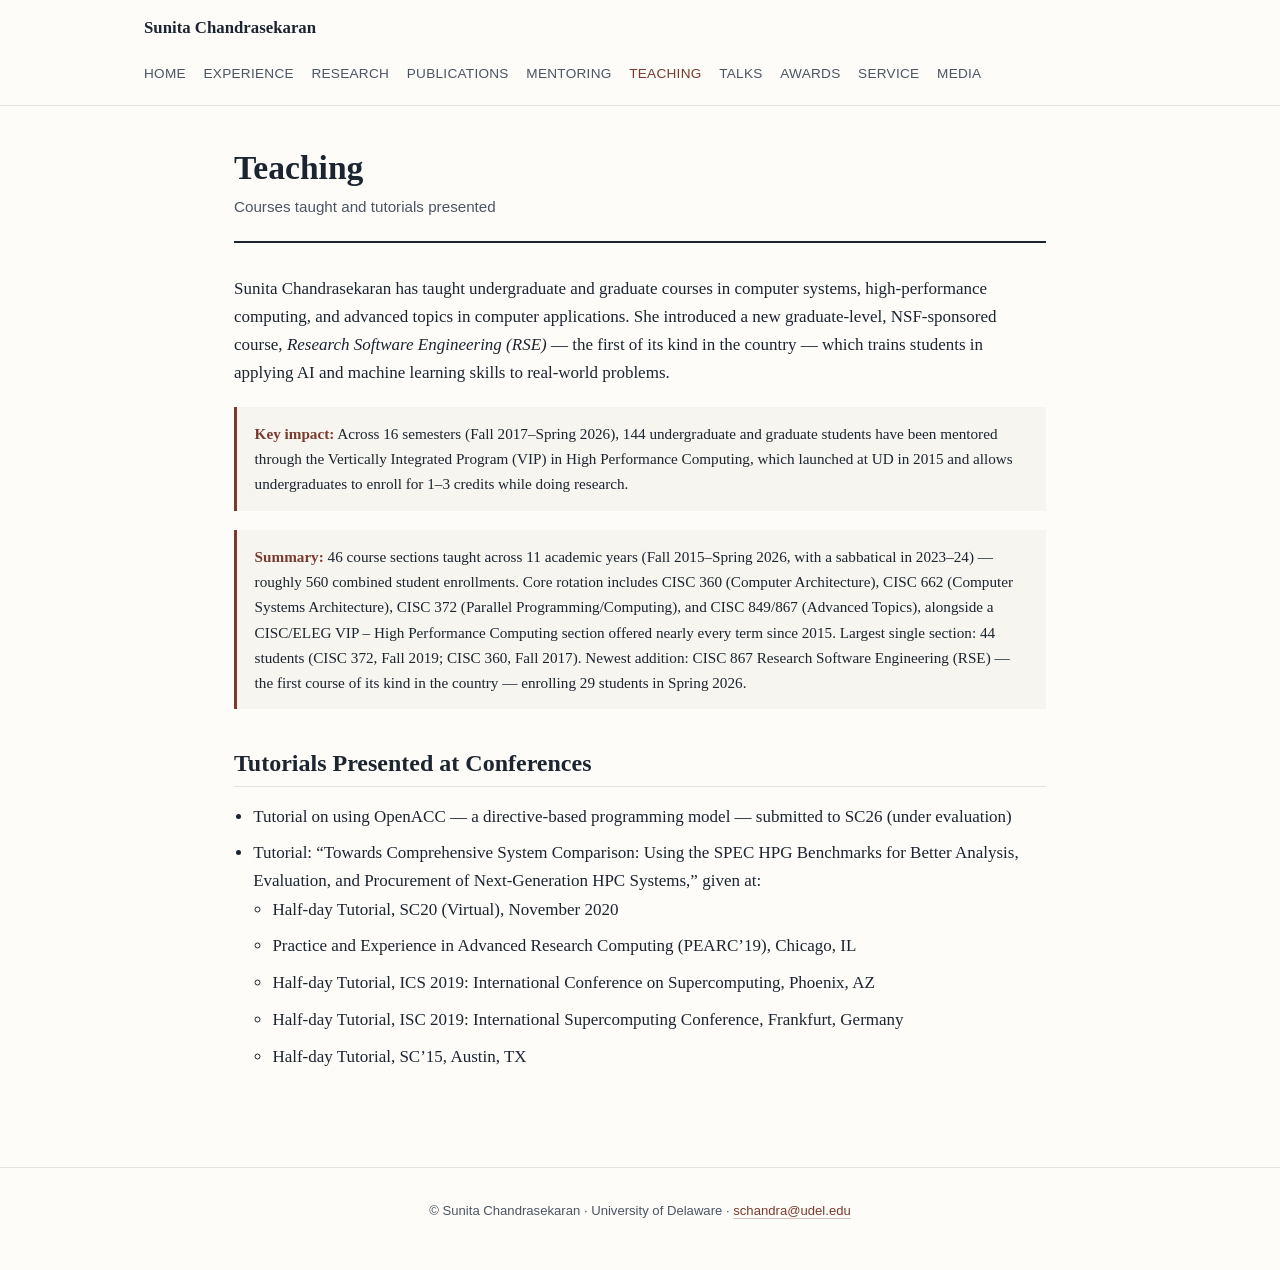
<file: teaching.html>
<!DOCTYPE html>
<html lang="en">
<head>
<meta charset="UTF-8">
<meta name="viewport" content="width=device-width, initial-scale=1.0">
<title>Teaching &mdash; Sunita Chandrasekaran</title>
<link rel="stylesheet" href="styles.css">
</head>
<body>
<header class="site-header">
  <div class="site-header-inner">
    <a class="brand" href="index.html">Sunita Chandrasekaran</a>
    <nav class="main-nav">
      <a href="index.html">Home</a>
      <a href="experience.html">Experience</a>
      <a href="research.html">Research</a>
      <a href="publications.html">Publications</a>
      <a href="mentoring.html">Mentoring</a>
      <a href="teaching.html" class="active">Teaching</a>
      <a href="talks.html">Talks</a>
      <a href="awards.html">Awards</a>
      <a href="service.html">Service</a>
      <a href="media.html">Media</a>
    </nav>
  </div>
</header>

<main>
  <div class="page-title">
    <h1>Teaching</h1>
    <div class="subtitle">Courses taught and tutorials presented</div>
  </div>

  <p>
    Sunita Chandrasekaran has taught undergraduate and graduate courses in computer systems, high-performance
    computing, and advanced topics in computer applications. She introduced a new graduate-level, NSF-sponsored
    course, <em>Research Software Engineering (RSE)</em> &mdash; the first of its kind in the country &mdash;
    which trains students in applying AI and machine learning skills to real-world problems.
  </p>
  <div class="callout">
    <strong>Key impact:</strong> Across 16 semesters (Fall 2017&ndash;Spring 2026), 144 undergraduate and
    graduate students have been mentored through the Vertically Integrated Program (VIP) in High Performance
    Computing, which launched at UD in 2015 and allows undergraduates to enroll for 1&ndash;3 credits while
    doing research.
  </div>

  <div class="callout">
  <strong>Summary:</strong> 46 course sections taught across 11 academic years (Fall 2015–Spring 2026,
  with a sabbatical in 2023–24) — roughly 560 combined student enrollments. Core rotation includes
  CISC 360 (Computer Architecture), CISC 662 (Computer Systems Architecture), CISC 372 (Parallel
  Programming/Computing), and CISC 849/867 (Advanced Topics), alongside a CISC/ELEG VIP – High
  Performance Computing section offered nearly every term since 2015. Largest single section: 44 students
  (CISC 372, Fall 2019; CISC 360, Fall 2017). Newest addition: CISC 867 Research Software Engineering (RSE)
  — the first course of its kind in the country — enrolling 29 students in Spring 2026.
</div>



  <h2>Tutorials Presented at Conferences</h2>
  <ul class="plain">
    <li>Tutorial on using OpenACC &mdash; a directive-based programming model &mdash; submitted to SC26 (under evaluation)</li>
    <li>Tutorial: &ldquo;Towards Comprehensive System Comparison: Using the SPEC HPG Benchmarks for Better Analysis, Evaluation, and Procurement of Next-Generation HPC Systems,&rdquo; given at:
      <ul class="plain">
        <li>Half-day Tutorial, SC20 (Virtual), November 2020</li>
        <li>Practice and Experience in Advanced Research Computing (PEARC&rsquo;19), Chicago, IL</li>
        <li>Half-day Tutorial, ICS 2019: International Conference on Supercomputing, Phoenix, AZ</li>
        <li>Half-day Tutorial, ISC 2019: International Supercomputing Conference, Frankfurt, Germany</li>
        <li>Half-day Tutorial, SC&rsquo;15, Austin, TX</li>
      </ul>
    </li>
  </ul>

</main>

<footer>
  &copy; Sunita Chandrasekaran &middot; University of Delaware &middot; <a href="mailto:schandra@udel.edu">schandra@udel.edu</a>
</footer>
</body>
</html>
</file>
<file: styles.css>
/* ---------- Base ---------- */
:root {
  --ink: #1c2430;
  --ink-soft: #4b5563;
  --line: #e3e2dc;
  --paper: #fdfcf9;
  --panel: #f6f5f0;
  --accent: #7a3b2e;
  --accent-soft: #a8624f;
  --max-w: 860px;
  --serif: "Iowan Old Style", "Palatino Linotype", Palatino, Georgia, "Times New Roman", serif;
  --sans: -apple-system, BlinkMacSystemFont, "Segoe UI", Helvetica, Arial, sans-serif;
}

* { box-sizing: border-box; }

html { scroll-behavior: smooth; }

body {
  margin: 0;
  background: var(--paper);
  color: var(--ink);
  font-family: var(--serif);
  font-size: 17px;
  line-height: 1.65;
  -webkit-font-smoothing: antialiased;
}

a { color: var(--accent); text-decoration: none; border-bottom: 1px solid rgba(122,59,46,0.3); }
a:hover { border-bottom-color: var(--accent); }

h1, h2, h3, h4 {
  font-family: var(--serif);
  font-weight: 600;
  color: var(--ink);
  line-height: 1.25;
}

h1 { font-size: 2.1rem; margin: 0 0 0.25rem; }
h2 { font-size: 1.5rem; margin: 2.4rem 0 1rem; padding-bottom: 0.5rem; border-bottom: 1px solid var(--line); }
h3 { font-size: 1.1rem; margin: 1.6rem 0 0.6rem; color: var(--accent); }
h4 { font-size: 1rem; margin: 1.2rem 0 0.4rem; font-style: italic; color: var(--ink-soft); font-weight: 500; }

p { margin: 0 0 1rem; }

/* ---------- Layout ---------- */
.site-header {
  border-bottom: 1px solid var(--line);
  background: var(--paper);
  position: sticky;
  top: 0;
  z-index: 10;
}

.site-header-inner {
  max-width: 1040px;
  margin: 0 auto;
  padding: 0.9rem 1.5rem;
  display: flex;
  align-items: center;
  justify-content: space-between;
  gap: 1rem;
  flex-wrap: wrap;
}

.brand {
  font-family: var(--serif);
  font-weight: 600;
  font-size: 1.05rem;
  color: var(--ink);
  border: none;
}
.brand:hover { border: none; color: var(--accent); }

nav.main-nav {
  display: flex;
  flex-wrap: wrap;
  gap: 0.2rem 1.1rem;
  font-family: var(--sans);
  font-size: 0.85rem;
  letter-spacing: 0.02em;
  text-transform: uppercase;
}

nav.main-nav a {
  border: none;
  color: var(--ink-soft);
  padding: 0.3rem 0;
}
nav.main-nav a:hover, nav.main-nav a.active { color: var(--accent); }

main {
  max-width: var(--max-w);
  margin: 0 auto;
  padding: 2.6rem 1.5rem 5rem;
}

.page-title {
  margin-bottom: 2rem;
  padding-bottom: 1.4rem;
  border-bottom: 2px solid var(--ink);
}
.page-title h1 { margin-bottom: 0.3rem; }
.page-title .subtitle {
  font-family: var(--sans);
  color: var(--ink-soft);
  font-size: 0.95rem;
}

footer {
  border-top: 1px solid var(--line);
  font-family: var(--sans);
  font-size: 0.82rem;
  color: var(--ink-soft);
  text-align: center;
  padding: 2rem 1.5rem 3rem;
}

/* ---------- Hero (index only) ---------- */
.hero {
  display: flex;
  gap: 2.2rem;
  align-items: flex-start;
  flex-wrap: wrap;
  margin-bottom: 1rem;
}
.hero-text { flex: 1 1 420px; }
.hero-photo {
  flex: 0 0 auto;
  margin-left: auto;
}
.hero-photo img {
  width: 220px;
  height: 220px;
  object-fit: cover;
  border-radius: 8px;
  border: 1px solid var(--line);
  box-shadow: 0 4px 18px rgba(28,36,48,0.12);
}
@media (max-width: 640px) {
  .hero-photo { margin: 0 auto; }
  .hero-photo img { width: 160px; height: 160px; }
}
.hero-badge {
  display: inline-block;
  font-family: var(--sans);
  font-size: 0.72rem;
  letter-spacing: 0.08em;
  text-transform: uppercase;
  color: var(--accent);
  background: rgba(122,59,46,0.08);
  border: 1px solid rgba(122,59,46,0.25);
  padding: 0.25rem 0.6rem;
  border-radius: 3px;
  margin-bottom: 0.9rem;
}
.hero .role-lines p { margin: 0 0 0.15rem; color: var(--ink-soft); font-family: var(--sans); font-size: 0.95rem; }
.contact-line {
  font-family: var(--sans);
  font-size: 0.92rem;
  margin-top: 1rem;
  color: var(--ink-soft);
}

/* ---------- Components ---------- */
ul.plain, ol.plain { padding-left: 1.2rem; margin: 0 0 1rem; }
ul.plain li, ol.plain li { margin-bottom: 0.55rem; }

.entry { margin-bottom: 1.1rem; padding-bottom: 1.1rem; border-bottom: 1px dotted var(--line); }
.entry:last-child { border-bottom: none; }
.entry .role { font-weight: 600; }
.entry .org { color: var(--ink-soft); }
.entry .dates {
  font-family: var(--sans);
  font-size: 0.8rem;
  color: var(--accent-soft);
  text-transform: uppercase;
  letter-spacing: 0.03em;
}

table.data {
  width: 100%;
  border-collapse: collapse;
  margin: 0.8rem 0 1.6rem;
  font-size: 0.92rem;
}
table.data th, table.data td {
  text-align: left;
  padding: 0.5rem 0.7rem;
  border-bottom: 1px solid var(--line);
  vertical-align: top;
}
table.data th {
  font-family: var(--sans);
  font-size: 0.72rem;
  text-transform: uppercase;
  letter-spacing: 0.04em;
  color: var(--ink-soft);
  border-bottom: 2px solid var(--ink);
}
table.data tr:hover td { background: var(--panel); }

.callout {
  background: var(--panel);
  border-left: 3px solid var(--accent);
  padding: 0.9rem 1.1rem;
  margin: 1.2rem 0;
  font-size: 0.95rem;
}
.callout strong { color: var(--accent); }

.tag {
  display: inline-block;
  font-family: var(--sans);
  font-size: 0.68rem;
  text-transform: uppercase;
  letter-spacing: 0.03em;
  padding: 0.1rem 0.45rem;
  border-radius: 3px;
  background: var(--panel);
  color: var(--ink-soft);
  border: 1px solid var(--line);
  margin-left: 0.4rem;
}

.pub-list { list-style: none; padding: 0; margin: 0 0 1.2rem; }
.pub-list li {
  padding: 0.65rem 0;
  border-bottom: 1px dotted var(--line);
  font-size: 0.95rem;
}
.pub-list li:last-child { border-bottom: none; }
.pub-note { color: var(--ink-soft); font-size: 0.85rem; font-style: italic; }

details.pub-group {
  margin-bottom: 0.6rem;
  border: 1px solid var(--line);
  border-radius: 6px;
  background: var(--paper);
}
details.pub-group[open] { background: var(--paper); }
details.pub-group summary {
  cursor: pointer;
  padding: 0.85rem 1.1rem;
  font-family: var(--sans);
  font-weight: 600;
  font-size: 0.95rem;
  color: var(--ink);
  list-style: none;
}
details.pub-group summary::-webkit-details-marker { display: none; }
details.pub-group summary::before {
  content: "+ ";
  color: var(--accent);
  font-weight: 700;
}
details.pub-group[open] summary::before { content: "\2212 "; }
details.pub-group .pub-list { padding: 0 1.1rem 0.9rem; }

.two-col {
  display: grid;
  grid-template-columns: 1fr 1fr;
  gap: 0 2rem;
}
@media (max-width: 640px) {
  .two-col { grid-template-columns: 1fr; }
  nav.main-nav { font-size: 0.78rem; gap: 0.15rem 0.8rem; }
  h1 { font-size: 1.6rem; }
}

.section-note {
  font-family: var(--sans);
  font-size: 0.85rem;
  color: var(--ink-soft);
  margin-top: -0.5rem;
  margin-bottom: 1.2rem;
}

.chips { display: flex; flex-wrap: wrap; gap: 0.5rem; margin: 1rem 0 1.6rem; }
.chip {
  font-family: var(--sans);
  font-size: 0.85rem;
  padding: 0.4rem 0.8rem;
  background: var(--panel);
  border: 1px solid var(--line);
  border-radius: 20px;
  color: var(--ink-soft);
}
</file>
